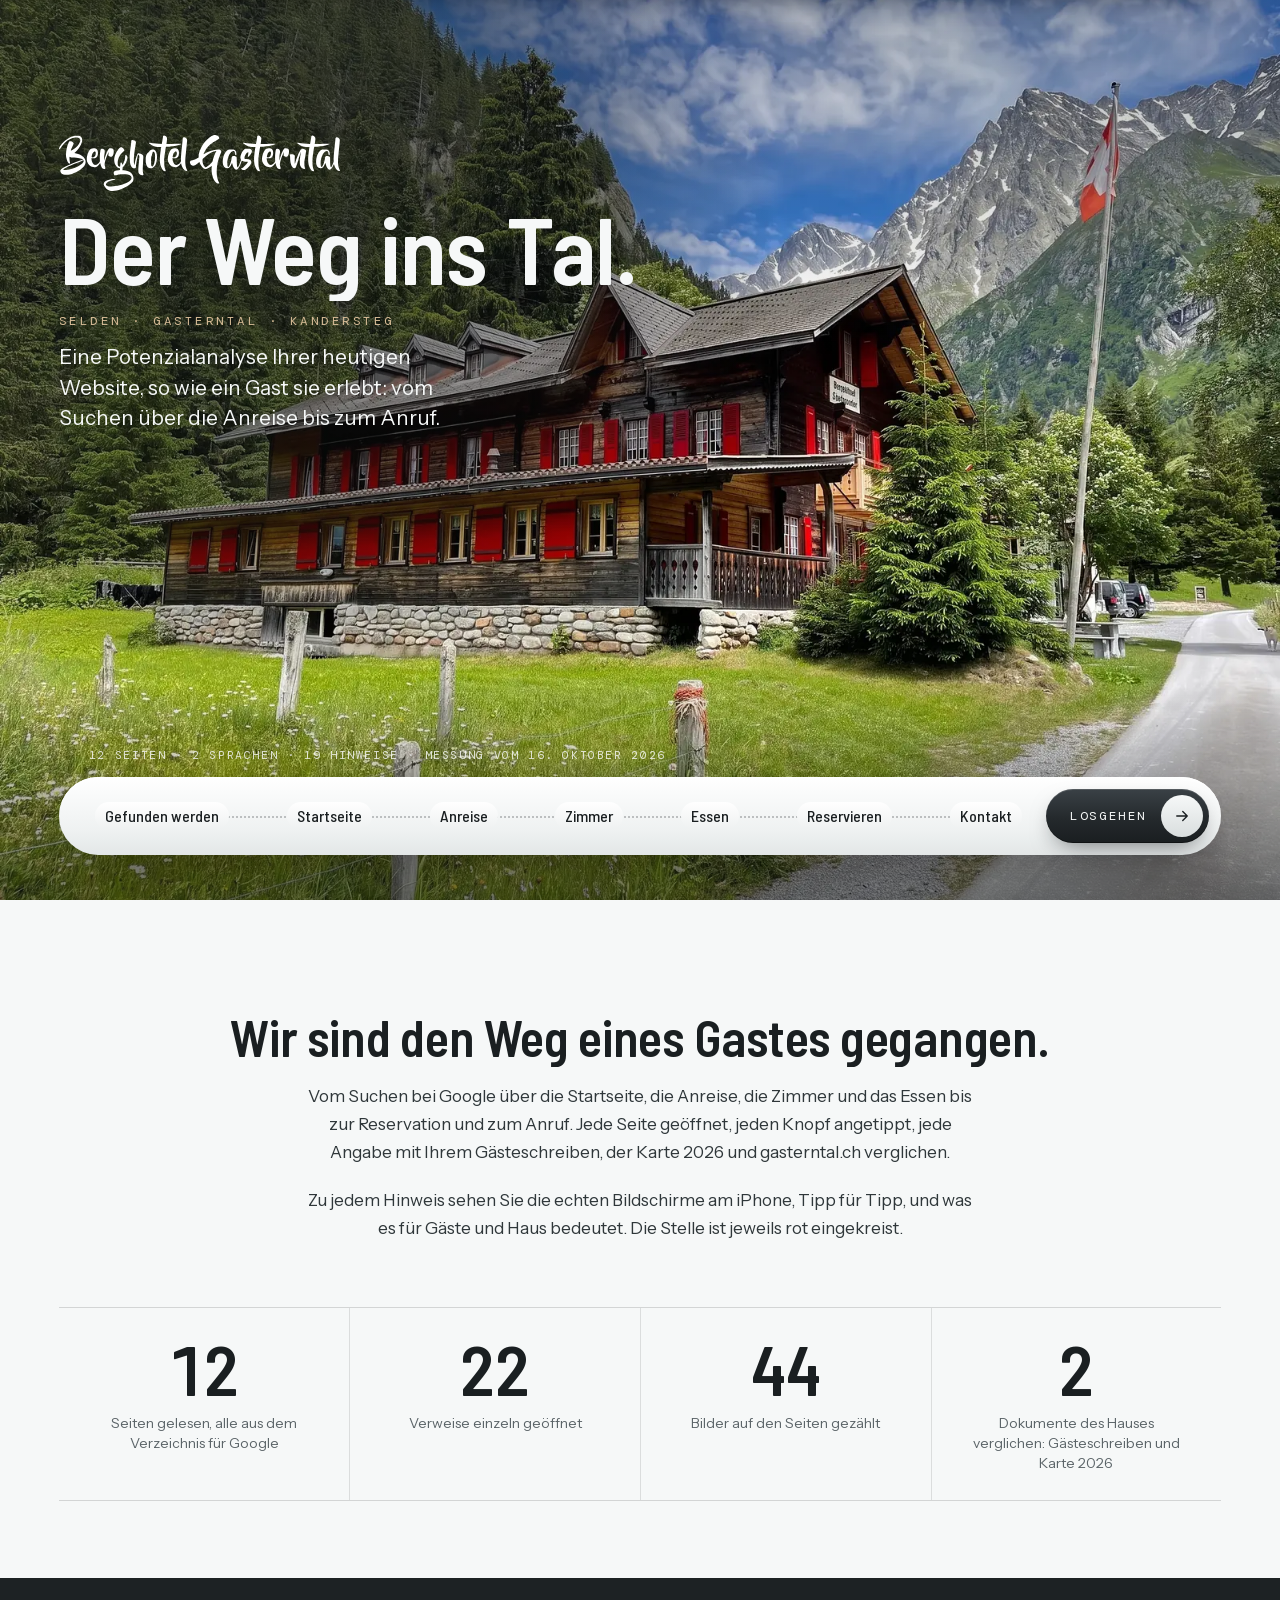
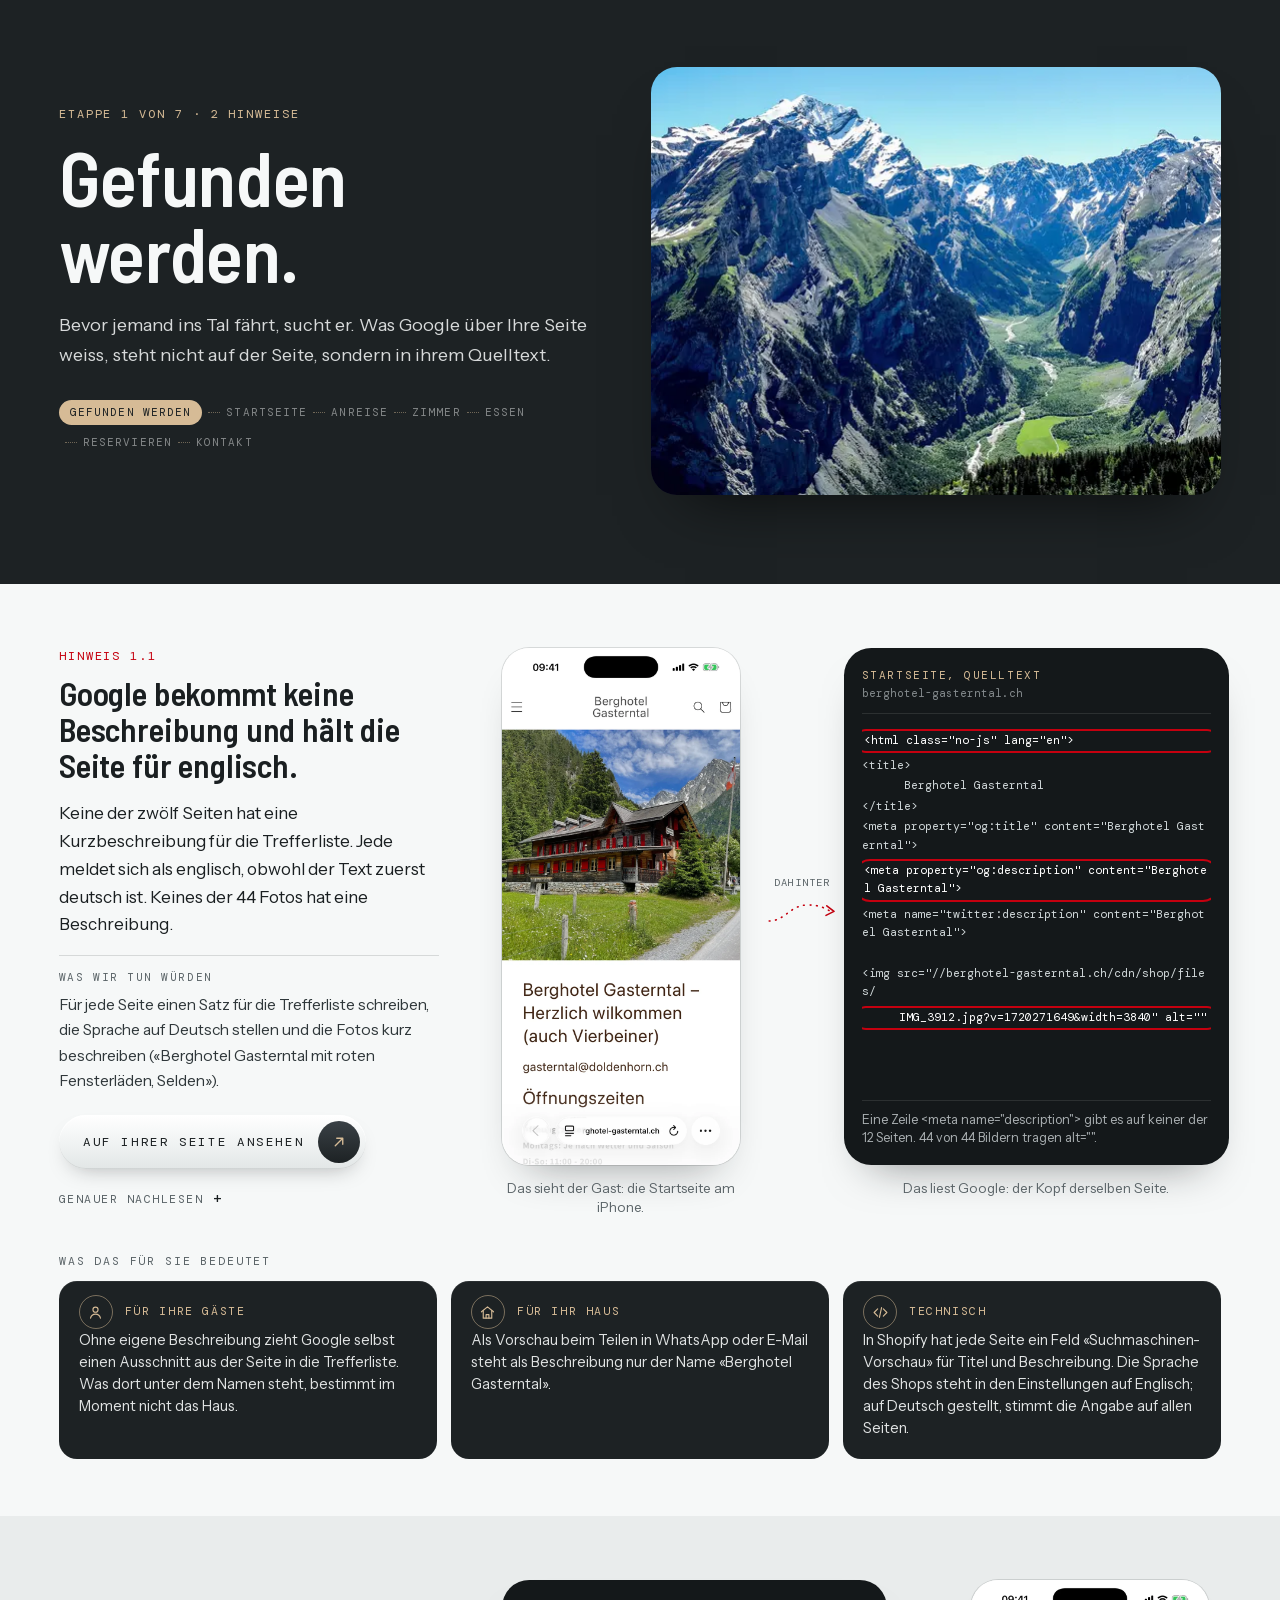
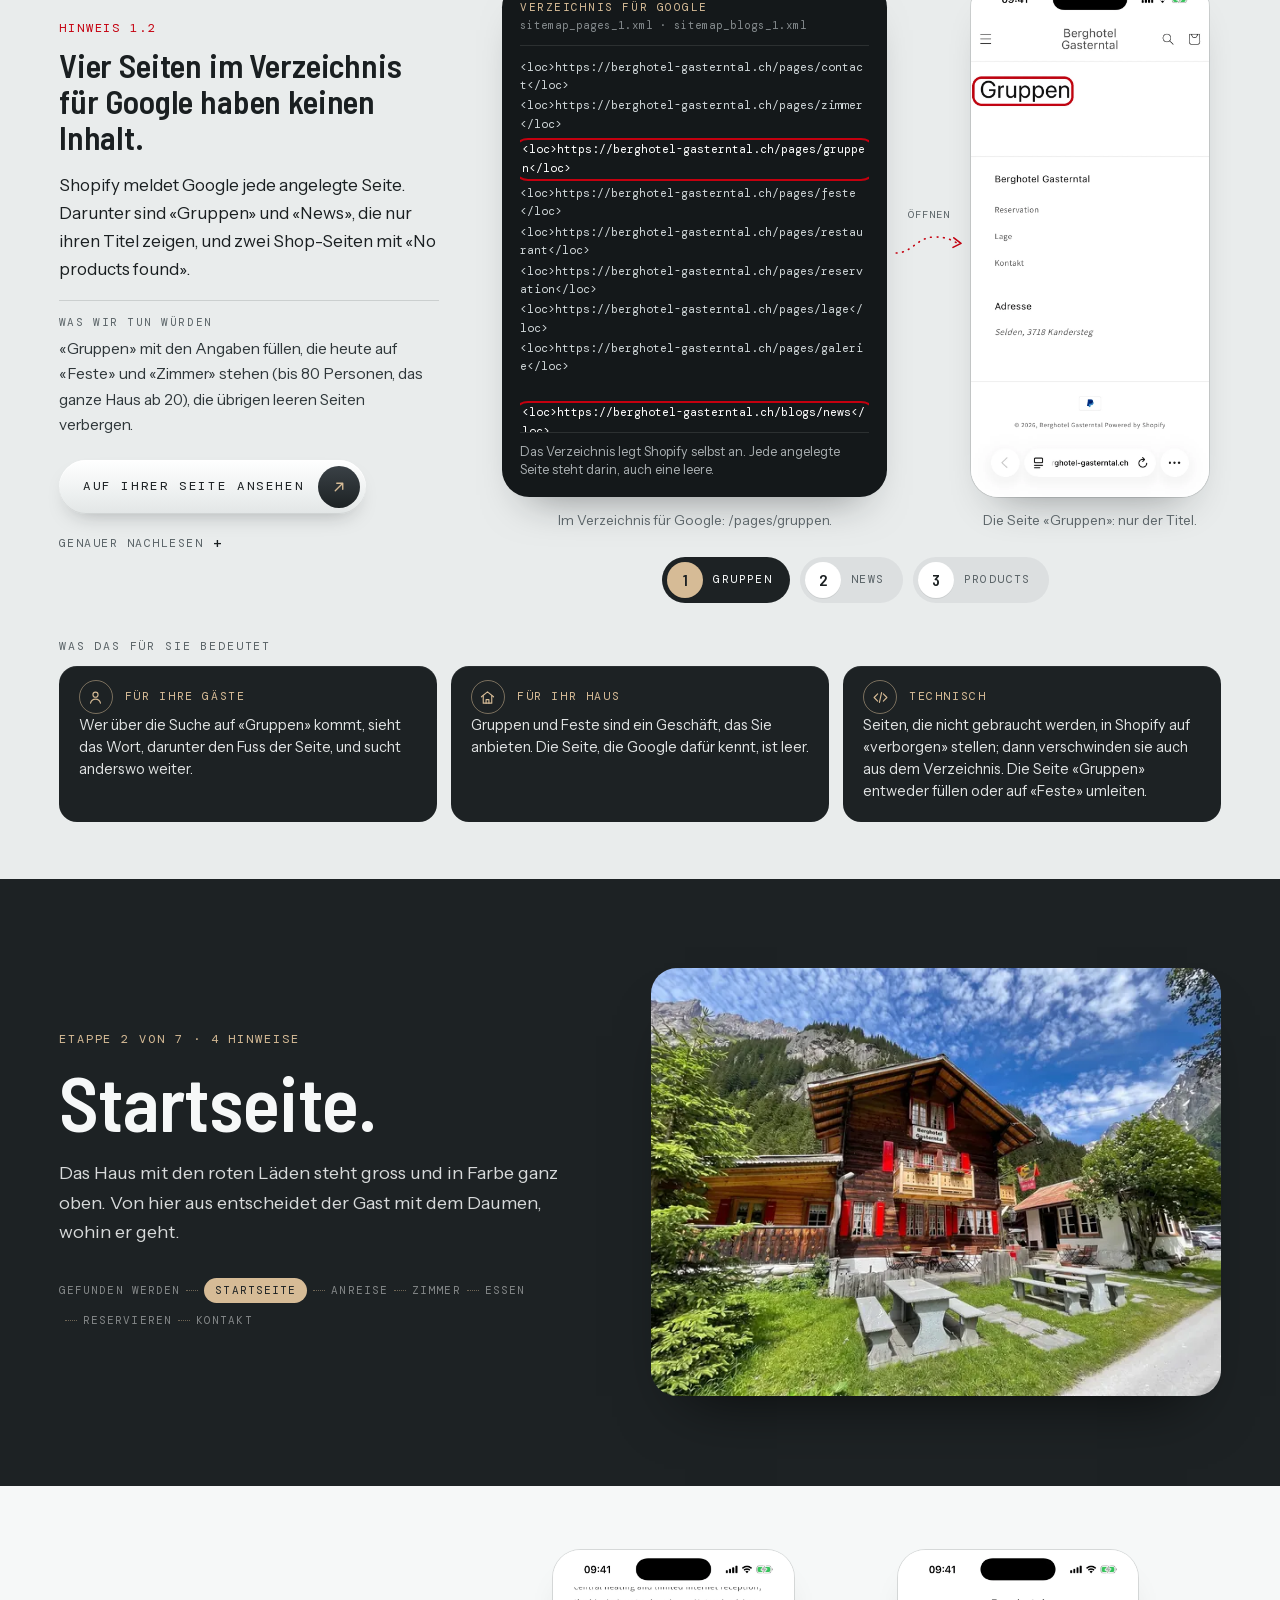
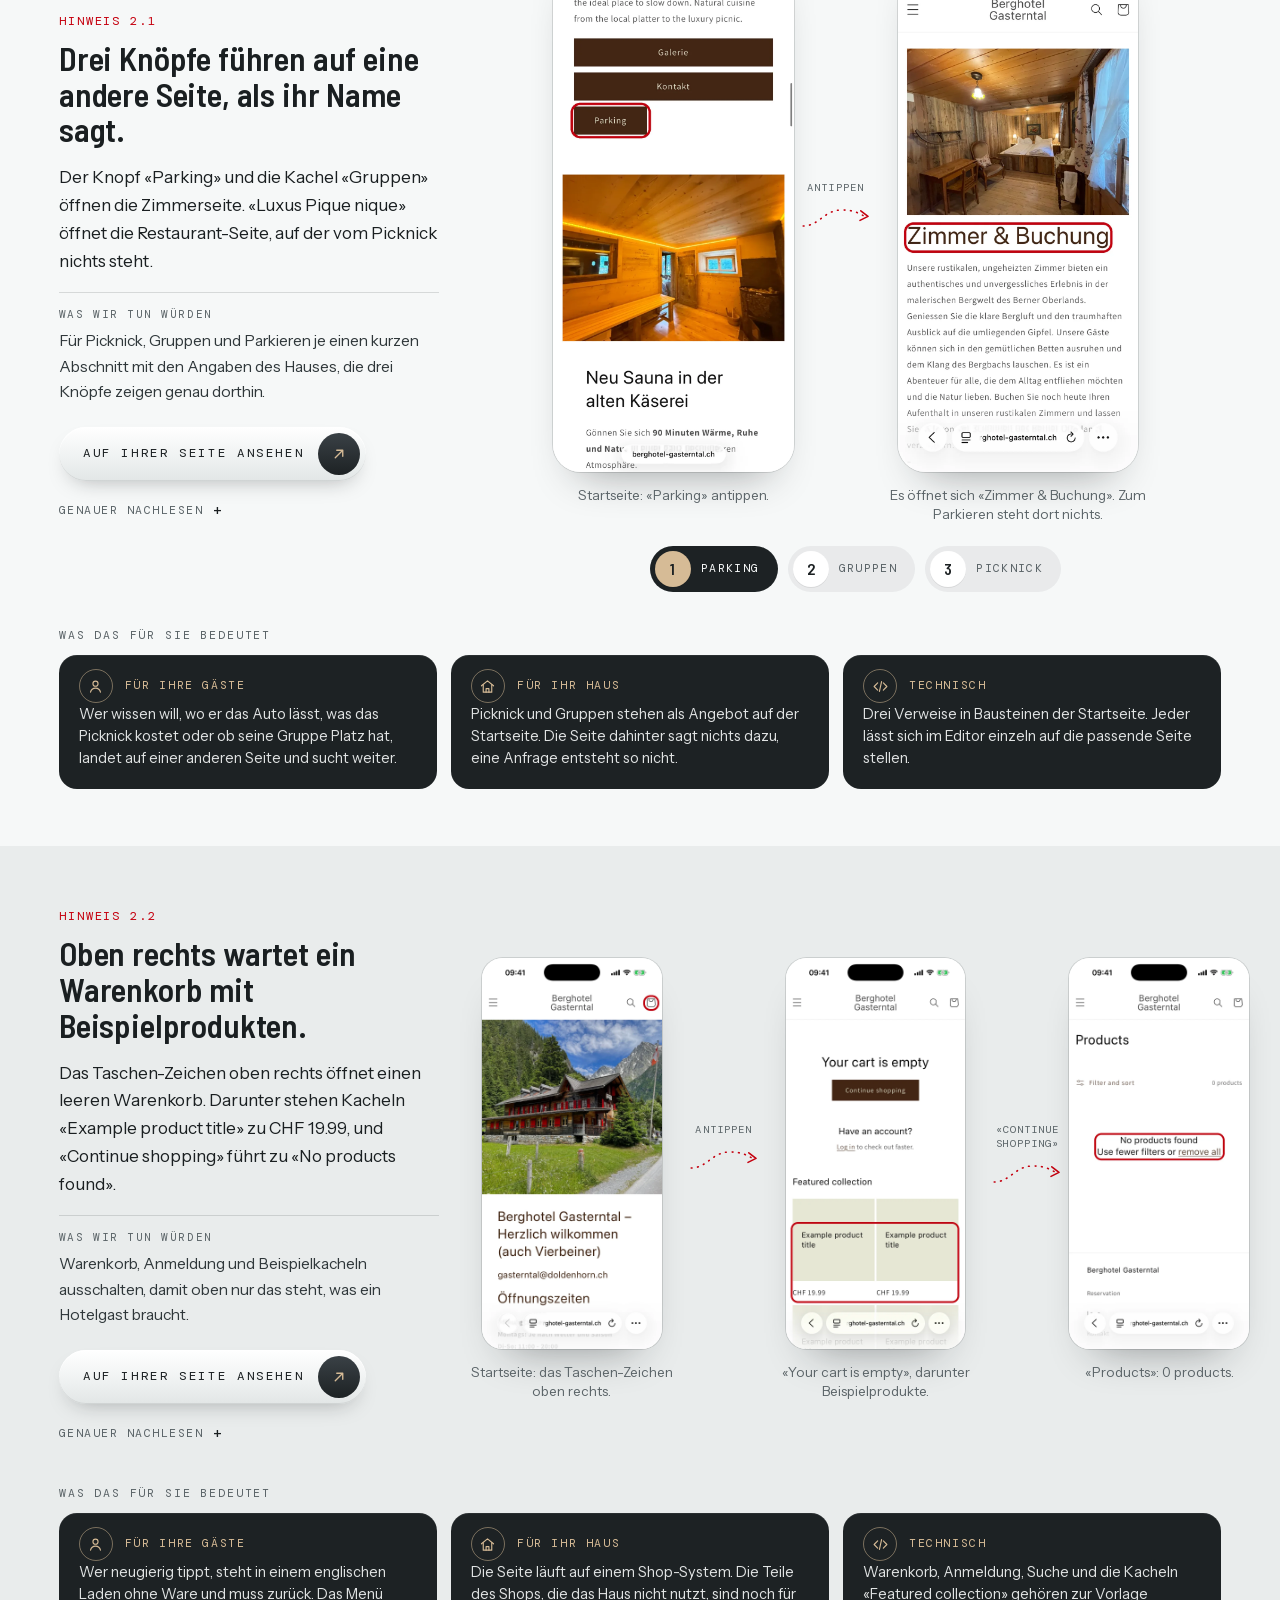
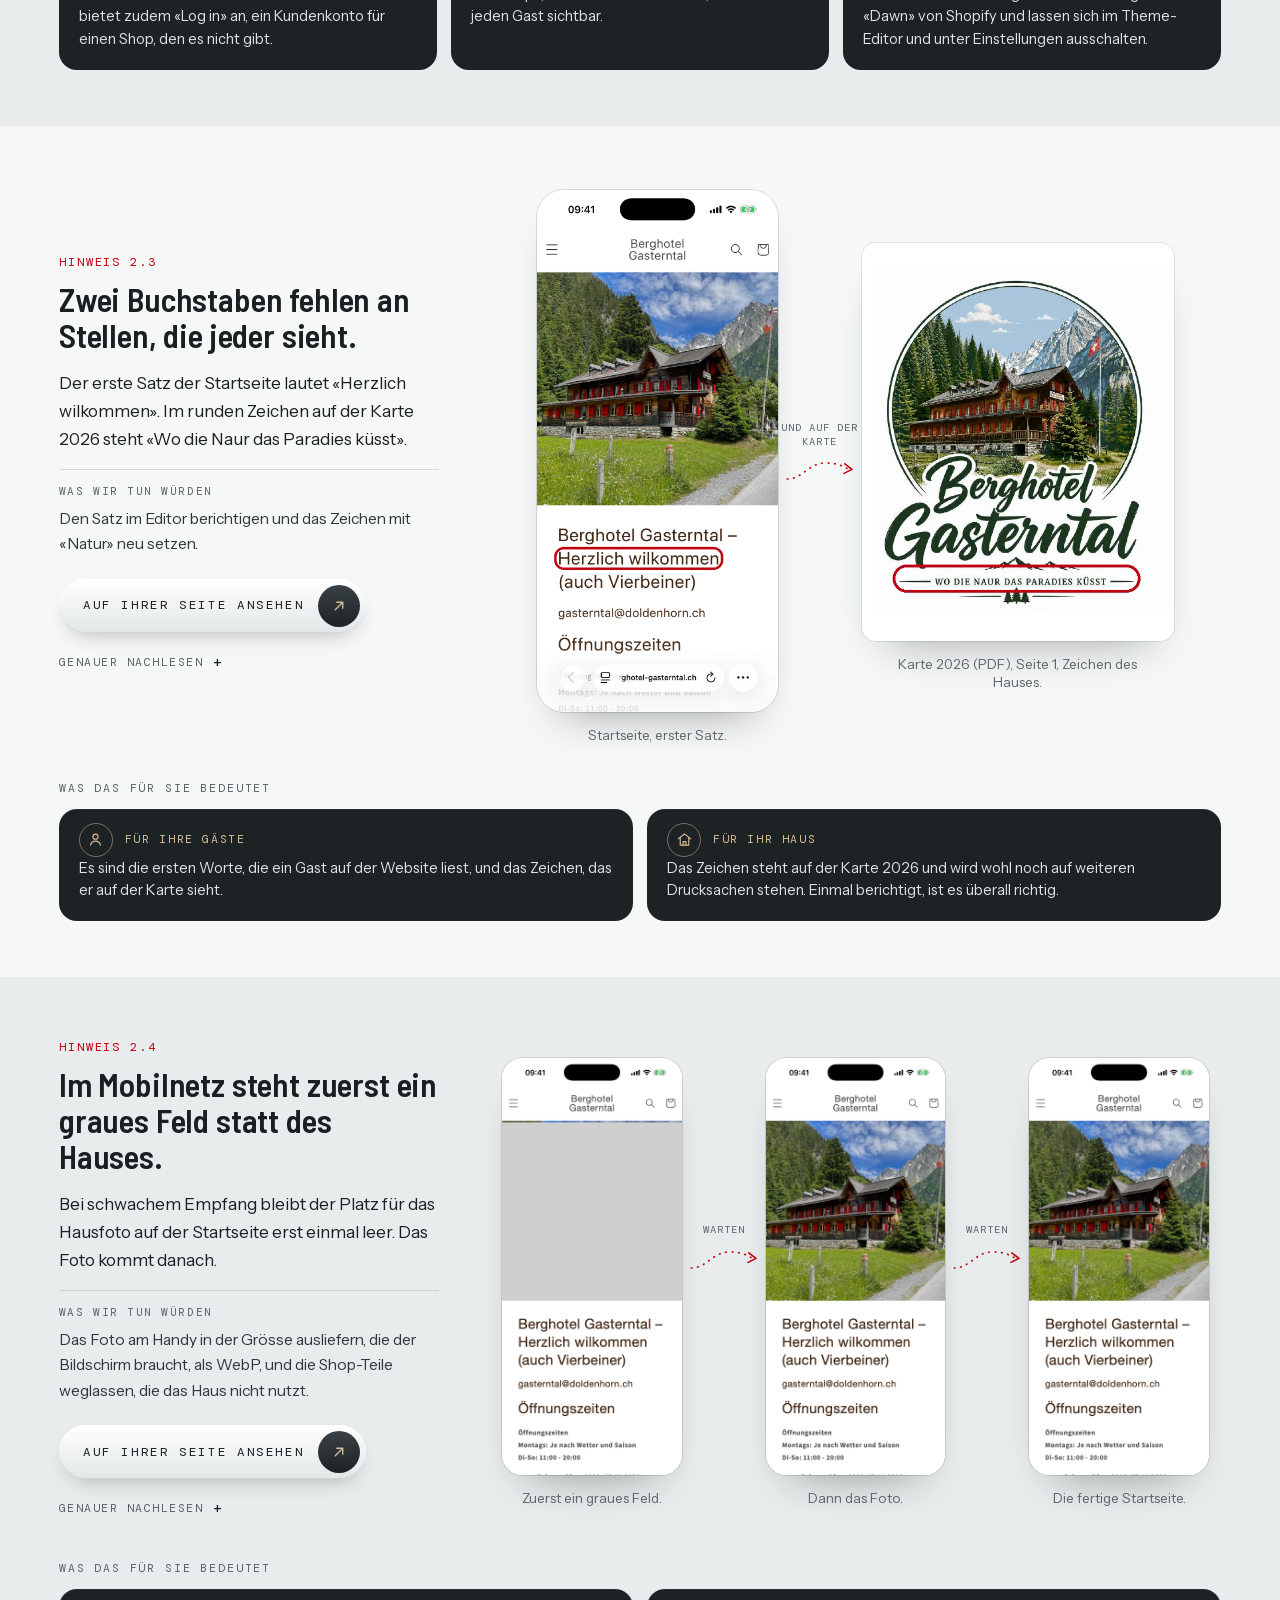
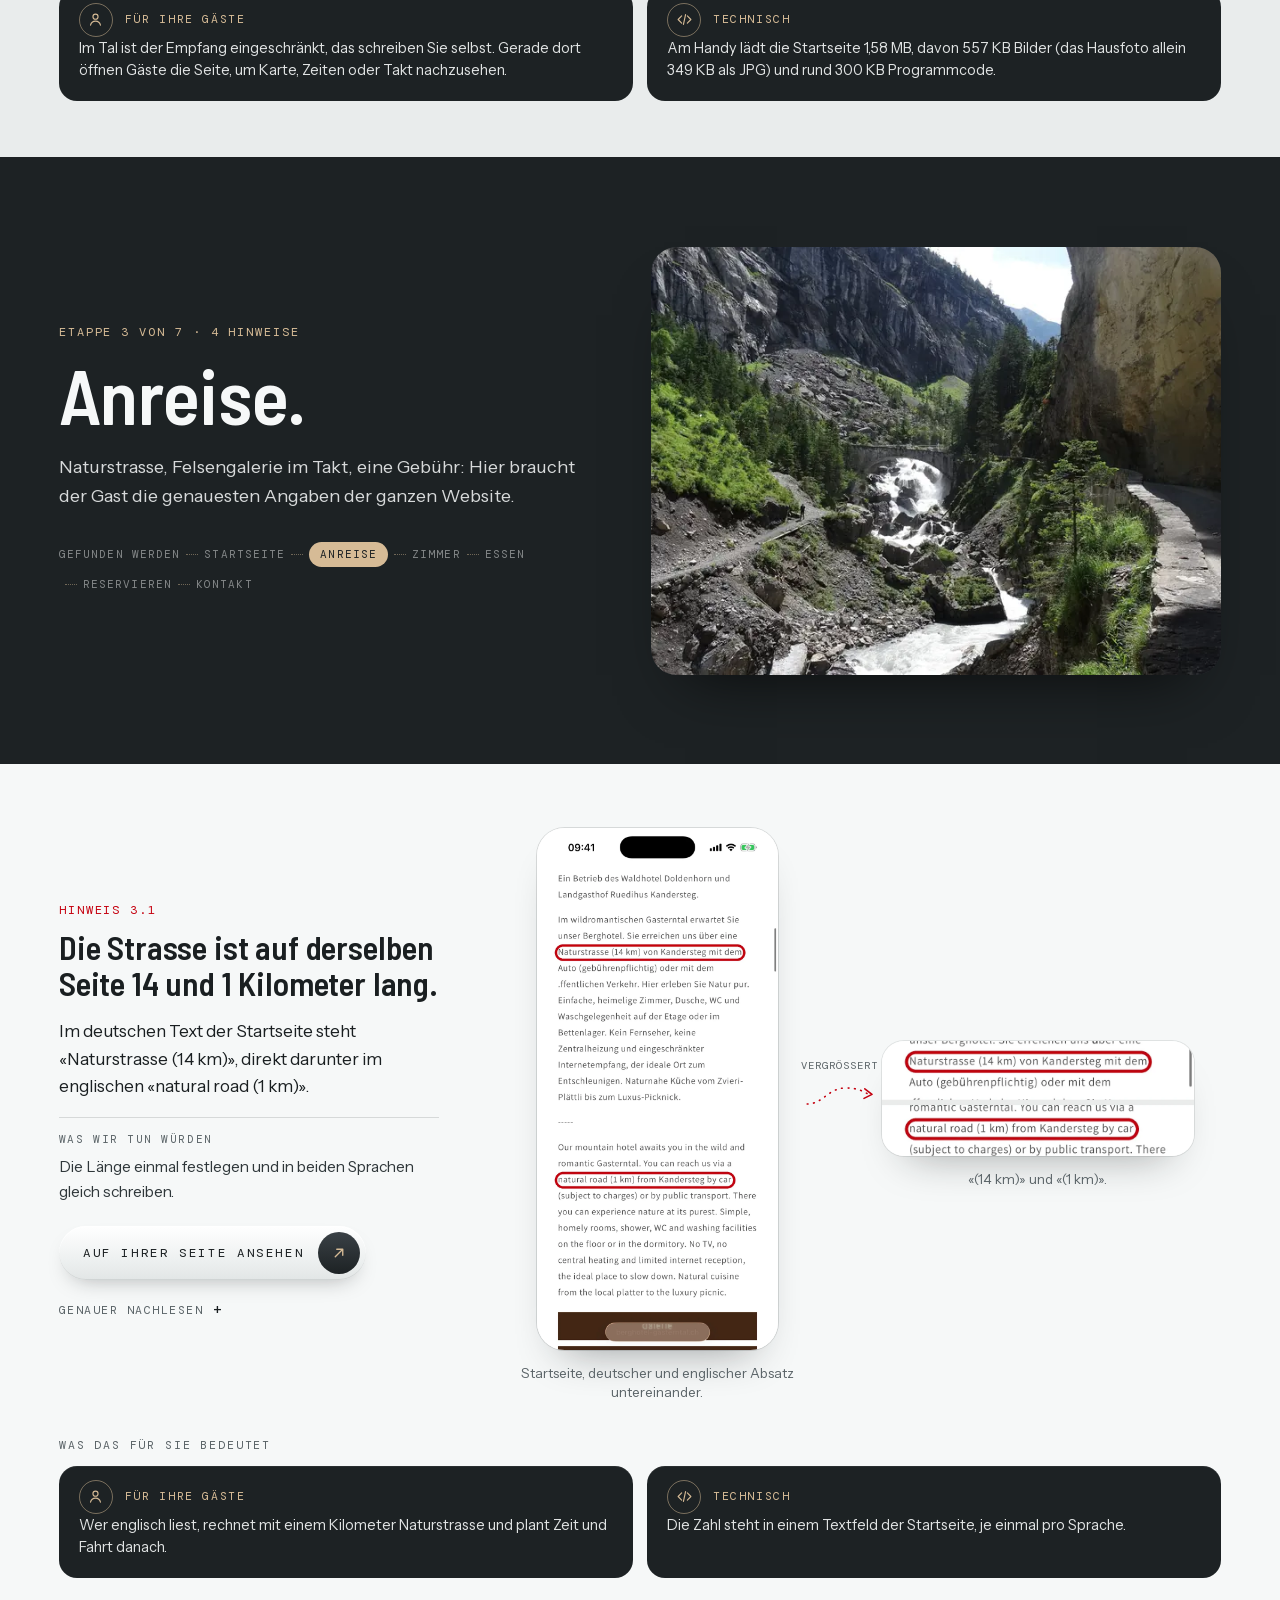
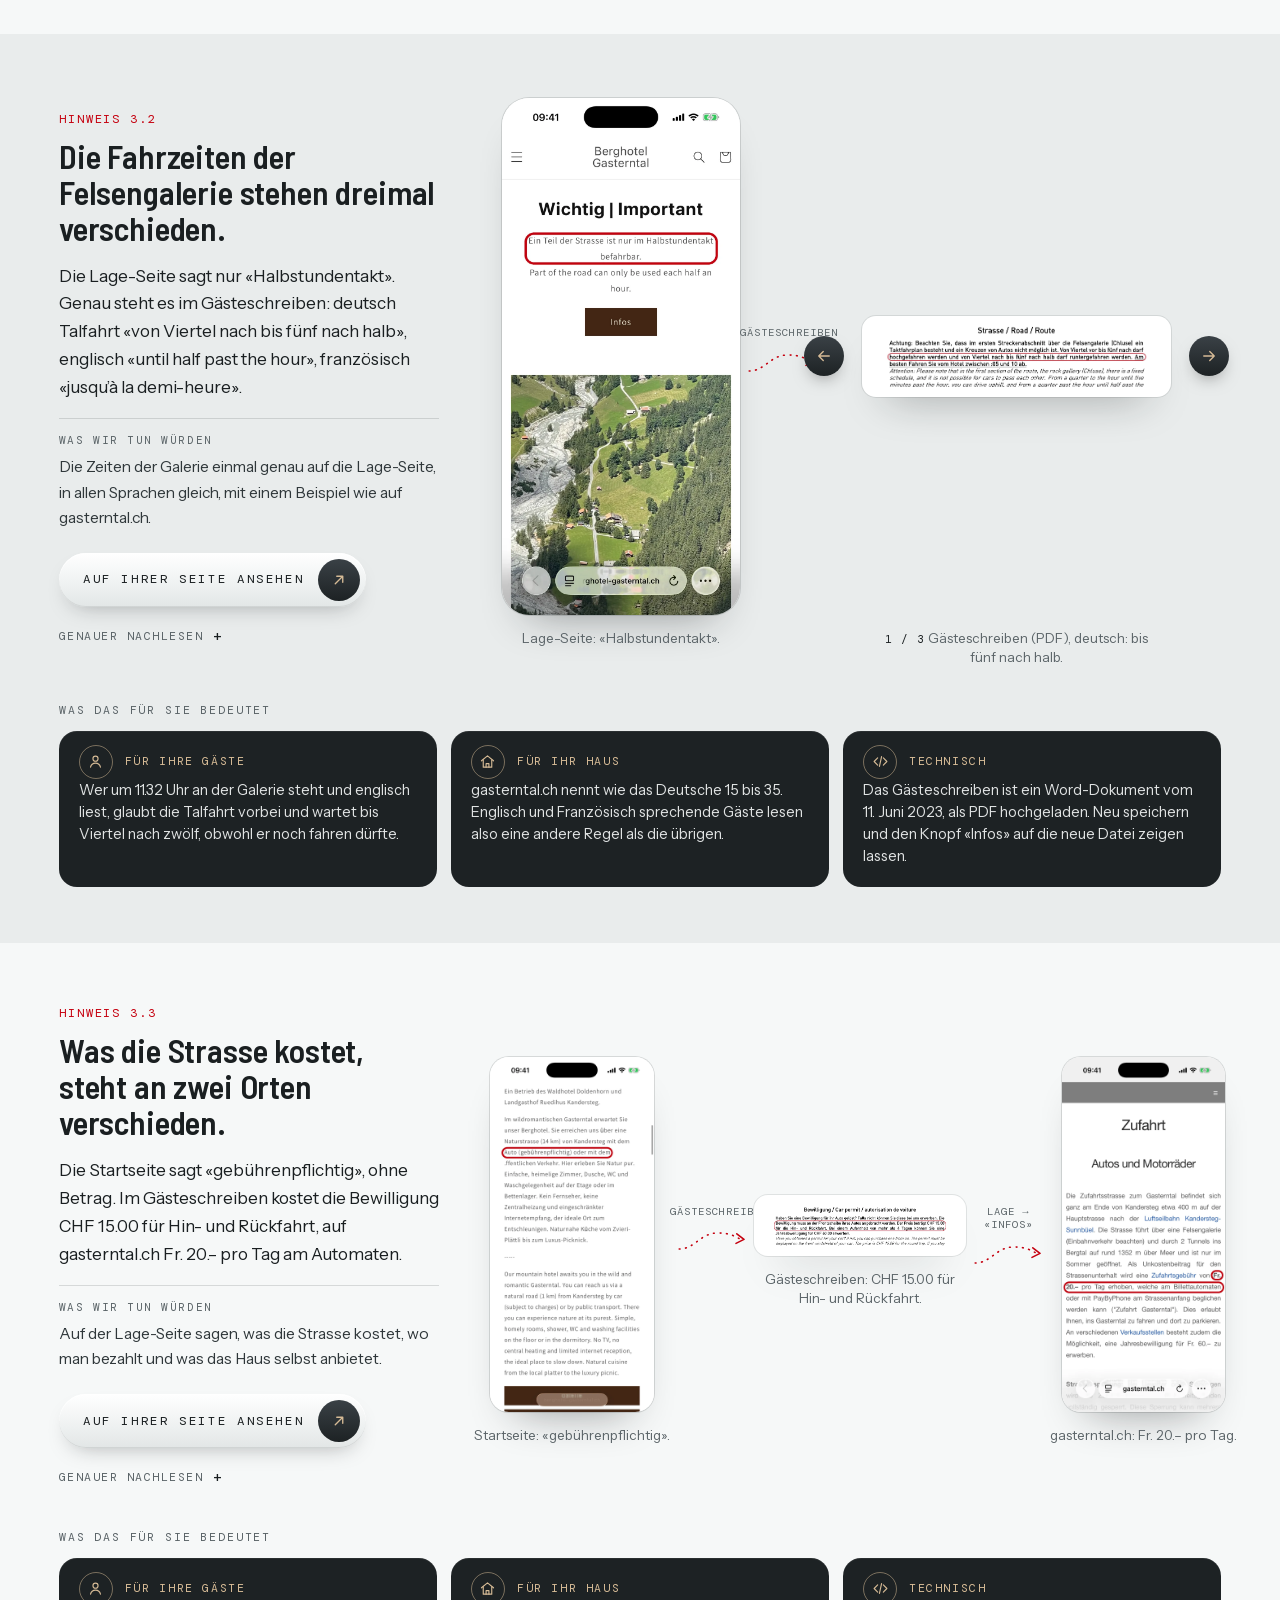
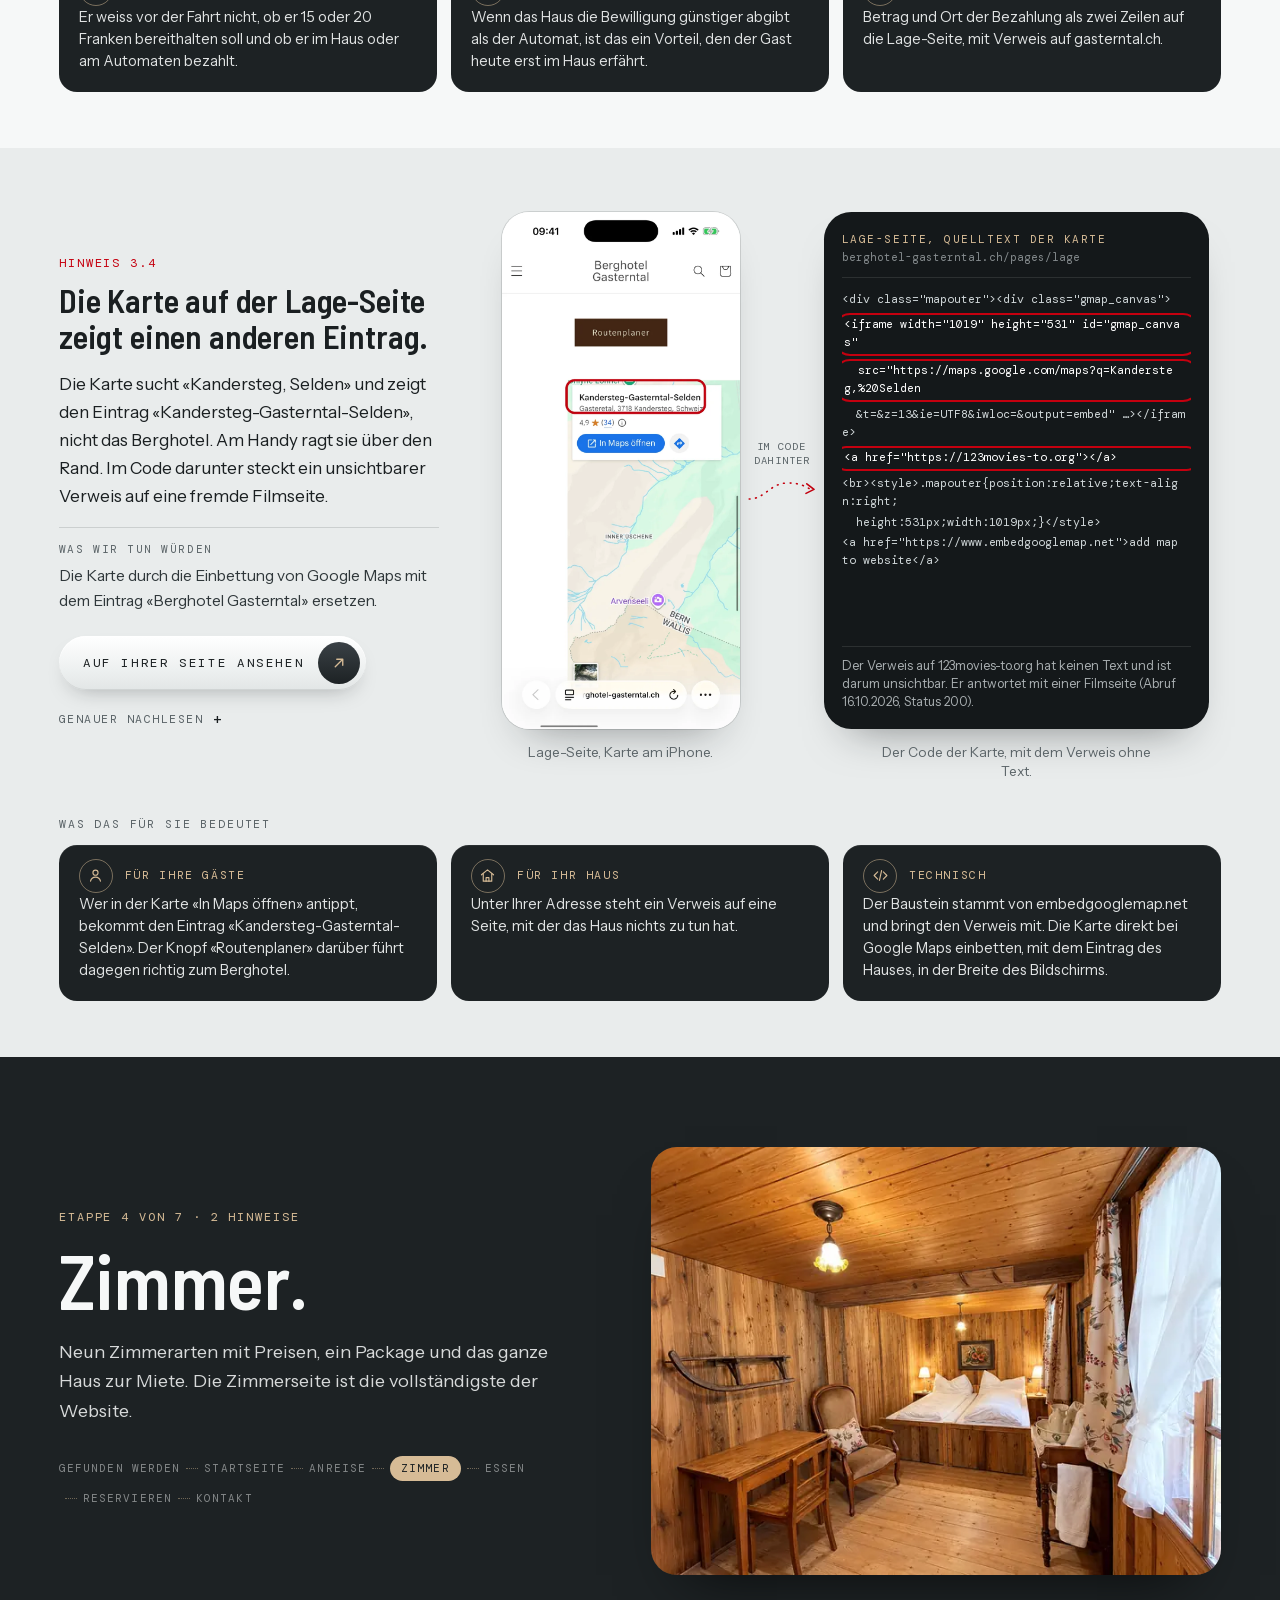
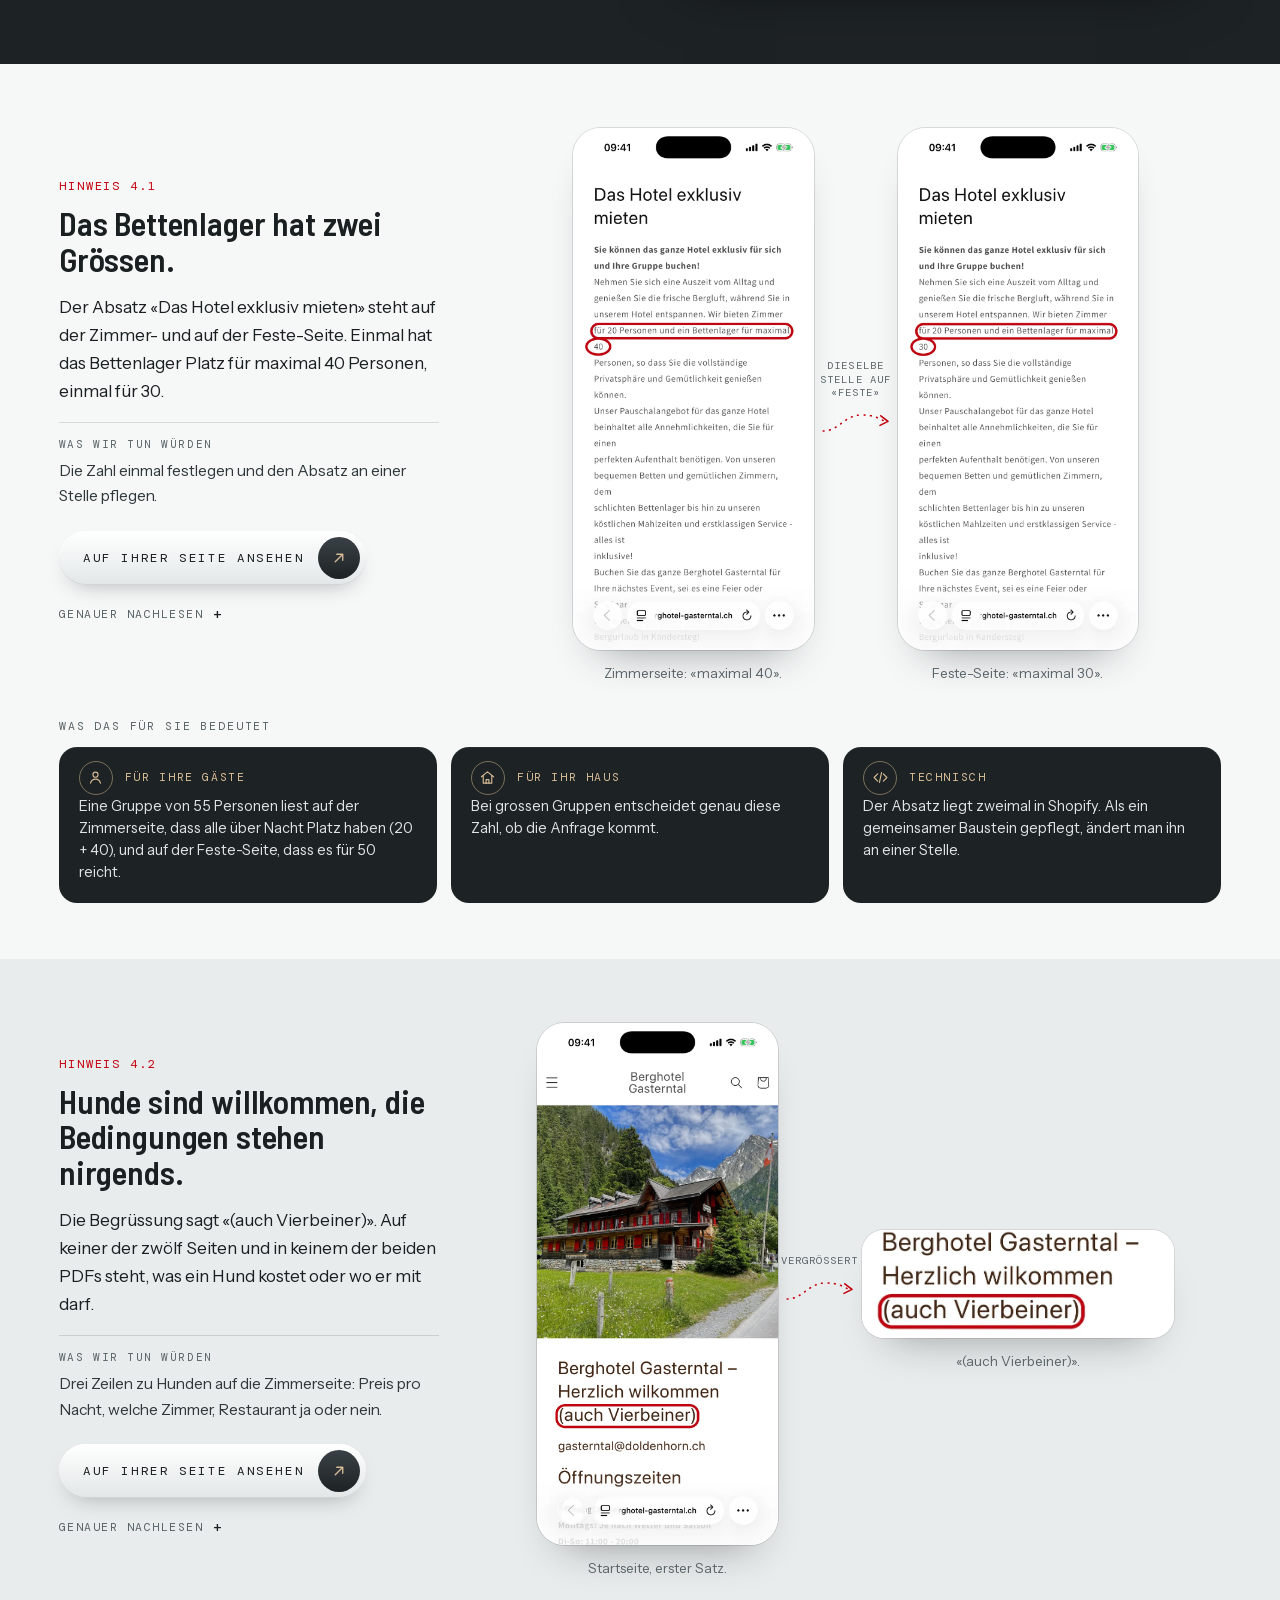
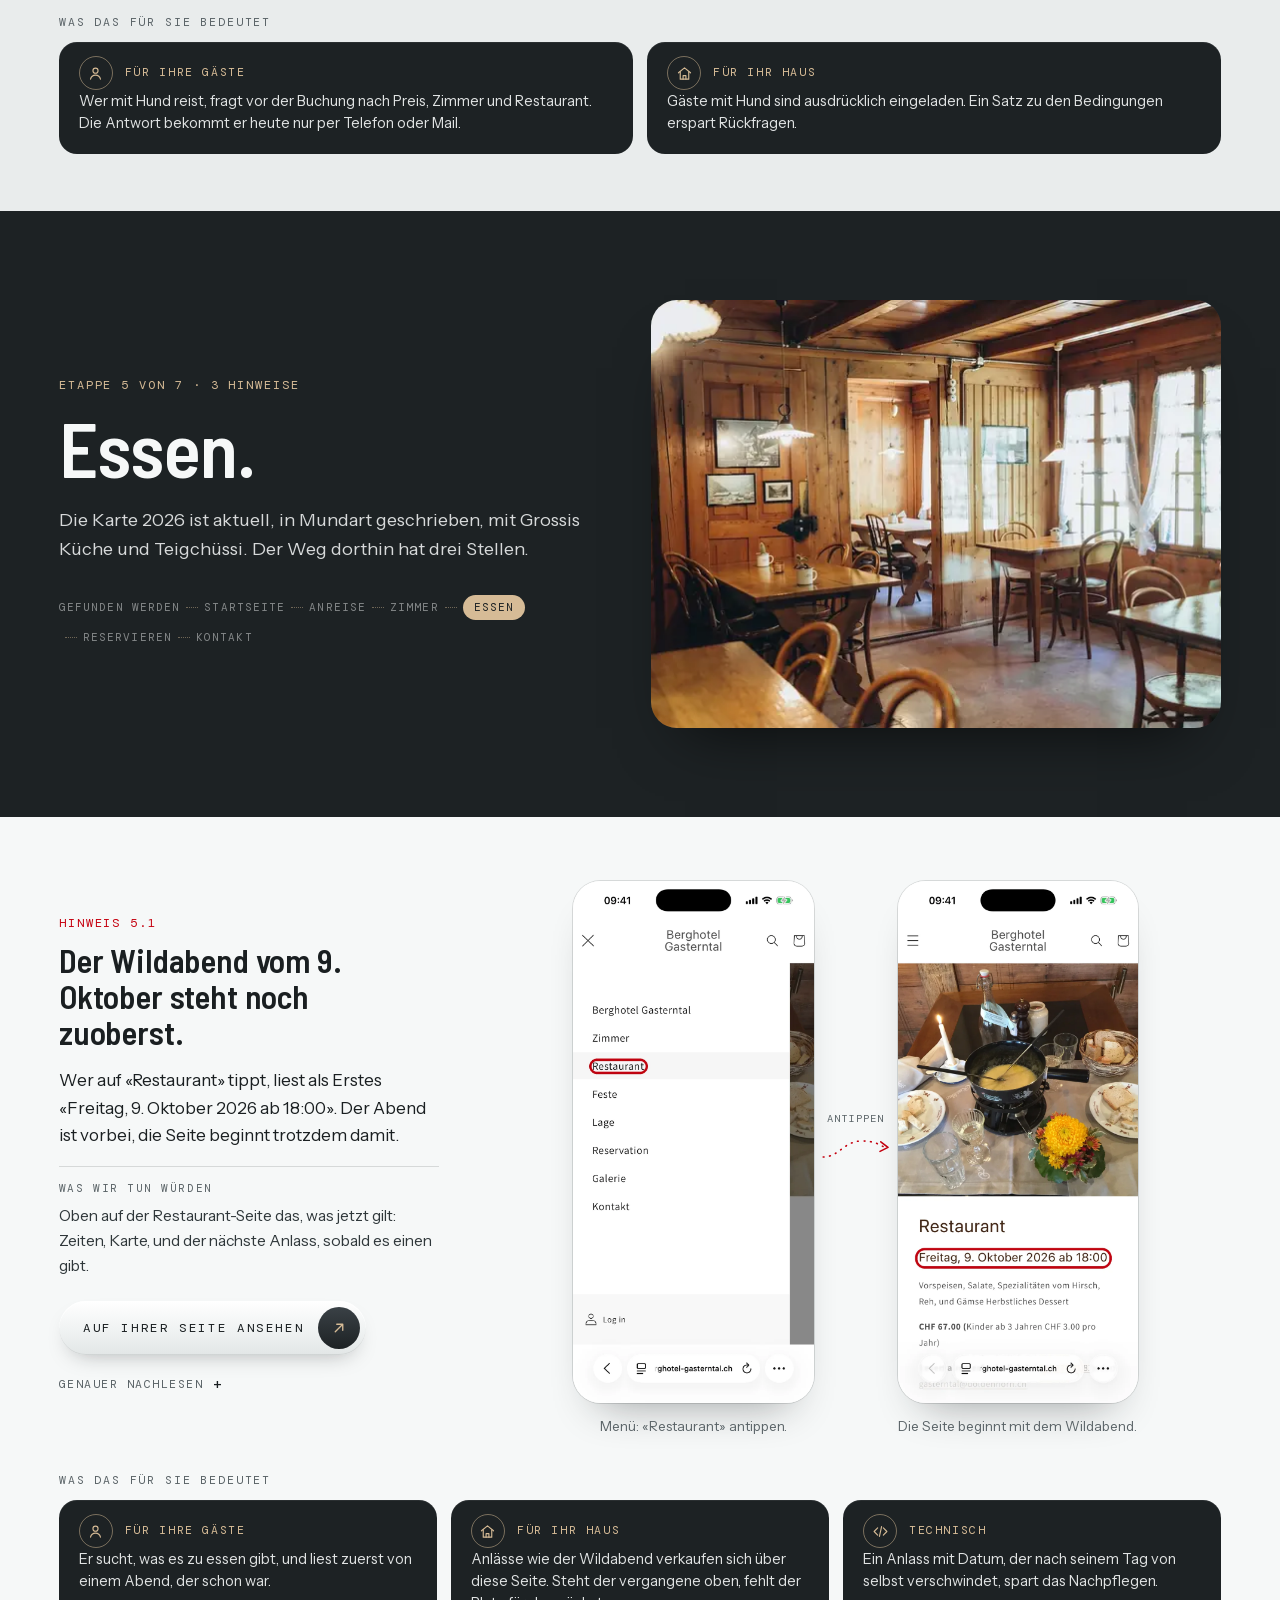
<file: index.html>
<!doctype html>
<html lang="de-CH">
<head>
<meta charset="utf-8">
<meta name="viewport" content="width=device-width, initial-scale=1, viewport-fit=cover">
<title>Berghotel Gasterntal · Website-Potenzialanalyse</title>
<meta name="description" content="Potenzialanalyse der heutigen Website des Berghotel Gasterntal in Selden: der Weg eines Gastes in sieben Etappen, mit echten Aufnahmen. Tasty Studios, 16. Oktober 2026.">
<meta name="robots" content="noindex, nofollow">
<meta name="theme-color" content="#1d2224">
<link rel="icon" href="assets/zeichen/icon.svg" type="image/svg+xml">
<link rel="preload" href="assets/fonts/barlowsemi-600.woff2" as="font" type="font/woff2" crossorigin>
<link rel="preload" href="assets/fonts/InstrumentSans-normal-400_600.woff2" as="font" type="font/woff2" crossorigin>
<link rel="preload" as="image" href="assets/bilder/haus-profil-hoch.webp" media="(max-width: 760px)">
<link rel="preload" as="image" href="assets/bilder/haus-profil-1600.webp" media="(min-width: 761px)">
<link rel="stylesheet" href="assets/seite.css?v=aa6e7f05db">
<link rel="stylesheet" href="assets/auftritte.css?v=1ad5f59082">
<script src="/besuch.js?v=3c4c57a56e" defer></script><script src="/verweil.js?v=5881fd455d" defer></script></head>
<body>
<a class="sprung" href="#finden">Zum Inhalt</a>
<nav class="weg" aria-label="Etappen">
 <a class="weg__marke" href="#oben" aria-label="Nach oben"><img src="assets/zeichen/schrift-d6bb96.svg" alt="Berghotel Gasterntal" width="170" height="34"></a>
 <ol class="weg__liste"><li><a href="#finden" data-et="0"><span>Gefunden werden</span></a></li><li><a href="#start" data-et="1"><span>Startseite</span></a></li><li><a href="#anreise" data-et="2"><span>Anreise</span></a></li><li><a href="#zimmer" data-et="3"><span>Zimmer</span></a></li><li><a href="#essen" data-et="4"><span>Essen</span></a></li><li><a href="#reservieren" data-et="5"><span>Reservieren</span></a></li><li><a href="#kontakt" data-et="6"><span>Kontakt</span></a></li></ol>
 <button class="weg__knopf" type="button" aria-expanded="false"><b>1 / 7</b><span>Gefunden werden</span></button>
 <i class="weg__bahn"><i class="weg__fill"></i></i>
</nav>
<header class="auftakt" id="oben">
 <picture class="auftakt__foto"><source media="(max-width: 760px)" srcset="assets/bilder/haus-profil-hoch.webp"><img src="assets/bilder/haus-profil-1600.webp" srcset="assets/bilder/haus-profil-1100.webp 1100w, assets/bilder/haus-profil-1600.webp 1600w" sizes="100vw" alt="Das Berghotel Gasterntal in Selden, Holzhaus mit roten Fensterläden" fetchpriority="high"></picture>
 <div class="auftakt__in">
  <img class="auftakt__schrift" src="assets/zeichen/schrift-ffffff.svg" alt="Berghotel Gasterntal" width="420" height="83">
  <h1 class="zl">Der Weg ins Tal.</h1>
  <p class="auftakt__ort">Selden · Gasterntal · Kandersteg</p>
  <p class="auftakt__satz">Eine Potenzialanalyse Ihrer heutigen Website, so wie ein Gast sie erlebt: vom Suchen über die Anreise bis zum Anruf.</p>
 </div>
 <div class="auftakt__unten">
 <p class="auftakt__zahlen">12 Seiten · 2 Sprachen · 19 Hinweise · Messung vom 16. Oktober 2026</p>
 <div class="platte">
  <div class="platte__w"><a href="#finden"><span>Gefunden werden</span></a><a href="#start"><span>Startseite</span></a><a href="#anreise"><span>Anreise</span></a><a href="#zimmer"><span>Zimmer</span></a><a href="#essen"><span>Essen</span></a><a href="#reservieren"><span>Reservieren</span></a><a href="#kontakt"><span>Kontakt</span></a></div>
  <a class="kn kn--dunkel platte__k" href="#finden"><span>Losgehen</span><i><svg viewBox="0 0 24 24" aria-hidden="true"><path d="M5 12h14M13 6l6 6-6 6" fill="none" stroke="currentColor" stroke-width="1.8" stroke-linecap="round" stroke-linejoin="round"/></svg></i></a>
 </div>
 </div>
</header>
<section class="ein">
 <div class="ein__in">
  <h2 class="zl ">Wir sind den Weg eines Gastes gegangen.</h2>
  <p>Vom Suchen bei Google über die Startseite, die Anreise, die Zimmer und das Essen bis zur Reservation und zum Anruf. Jede Seite geöffnet, jeden Knopf angetippt, jede Angabe mit Ihrem Gästeschreiben, der Karte 2026 und gasterntal.ch verglichen.</p>
  <p>Zu jedem Hinweis sehen Sie die echten Bildschirme am iPhone, Tipp für Tipp, und was es für Gäste und Haus bedeutet. Die Stelle ist jeweils rot eingekreist.</p>
 </div>
 <div class="zahlen">
  <div data-z><b data-zahl="12">12</b><span>Seiten gelesen, alle aus dem Verzeichnis für Google</span></div>
  <div data-z><b data-zahl="22">22</b><span>Verweise einzeln geöffnet</span></div>
  <div data-z><b data-zahl="44">44</b><span>Bilder auf den Seiten gezählt</span></div>
  <div data-z><b data-zahl="2">2</b><span>Dokumente des Hauses verglichen: Gästeschreiben und Karte 2026</span></div>
 </div>
</section>
<main>
<section class="et" id="finden" data-et="0">
 <header class="et__kopf">
  <div class="et__text">
   <p class="et__nr">Etappe 1 von 7 · 2 Hinweise</p>
   <h2 class="zl ">Gefunden werden.</h2>
   <p class="et__satz">Bevor jemand ins Tal fährt, sucht er. Was Google über Ihre Seite weiss, steht nicht auf der Seite, sondern in ihrem Quelltext.</p>
   <ol class="wk"><li class="ist"><a href="#finden">Gefunden werden</a></li><li class=""><a href="#start">Startseite</a></li><li class=""><a href="#anreise">Anreise</a></li><li class=""><a href="#zimmer">Zimmer</a></li><li class=""><a href="#essen">Essen</a></li><li class=""><a href="#reservieren">Reservieren</a></li><li class=""><a href="#kontakt">Kontakt</a></li></ol>
  </div>
  <div class="et__bild rahmen" data-z><img class="zoom" src="assets/bilder/t-luft-1100.webp" srcset="assets/bilder/t-luft-640.webp 640w, assets/bilder/t-luft-1100.webp 1100w, assets/bilder/t-luft-1920.webp 1920w" sizes="(max-width: 900px) 100vw, 50vw" alt="Das Gasterntal von oben, links das Doldenhorn" loading="lazy" decoding="async"></div>
 </header>
 <article class="hw" id="h1-1">
 <div class="hw__in">
  <div class="hw__text">
   <p class="hw__nr">Hinweis 1.1</p>
   <h3 class="zl ">Google bekommt keine Beschreibung und hält die Seite für englisch.</h3>
   <p class="hw__kurz">Keine der zwölf Seiten hat eine Kurzbeschreibung für die Trefferliste. Jede meldet sich als englisch, obwohl der Text zuerst deutsch ist. Keines der 44 Fotos hat eine Beschreibung.</p>
   <p class="hw__tun"><b>Was wir tun würden</b>Für jede Seite einen Satz für die Trefferliste schreiben, die Sprache auf Deutsch stellen und die Fotos kurz beschreiben («Berghotel Gasterntal mit roten Fensterläden, Selden»).</p>
   <div class="hw__knoepfe"><a class="kn kn--hell" href="https://berghotel-gasterntal.ch/" target="_blank" rel="noopener"><span>Auf Ihrer Seite ansehen</span><i><svg viewBox="0 0 24 24" aria-hidden="true"><path d="M7 17 17 7M9 7h8v8" fill="none" stroke="currentColor" stroke-width="1.8" stroke-linecap="round" stroke-linejoin="round"/></svg></i></a><details class="gn"><summary>Genauer nachlesen</summary><div class="gn__in"><p class="gn__weg"><b>Selbst nachsehen</b>Startseite öffnen und am Rechner mit der rechten Maustaste «Seitenquelltext anzeigen».</p><p>Gemessen auf allen 12 Adressen der Sitemap: 0 von 12 Seiten mit &lt;meta name="description"&gt;, 12 von 12 mit lang="en", 44 von 44 Bildern mit leerem alt. Die Startseite hat eine H1 («Berghotel Gasterntal»), auf 6 der 12 Seiten (Kontakt, Zimmer, Feste, Restaurant, Lage, Galerie) fehlt sie.</p><p>Die Vorschau für soziale Netze (og:description, twitter:description) wiederholt auf der Startseite den Namen.</p></div></details></div>
  </div>
  <div class="hw__folge"><div class="fl"><div class="fl__v ist" style="--u:2.62;--k:1"><figure class="sch sch--schirm" data-z><div class="schirm"><img src="assets/schirme/start-oben-ohne.webp" width="804" height="1748" alt="Das sieht der Gast: die Startseite am iPhone." loading="lazy" decoding="async"></div><figcaption>Das sieht der Gast: die Startseite am iPhone.</figcaption></figure><div class="wt" aria-hidden="true"><span>dahinter</span><svg viewBox="0 0 90 40"><path d="M4 30C24 30 30 10 52 10S76 18 84 18" fill="none" stroke="currentColor" stroke-width="2" stroke-linecap="round" stroke-dasharray="1 7"/><path d="M76 11l9 7-10 5" fill="none" stroke="currentColor" stroke-width="2" stroke-linecap="round" stroke-linejoin="round"/></svg></div><figure class="sch sch--code" data-z><div class="code"><div class="code__kopf"><b>Startseite, Quelltext</b><span>berghotel-gasterntal.ch</span></div><pre><span class="cz cz--rot">&lt;html class=&quot;no-js&quot; lang=&quot;en&quot;&gt;</span><span class="cz">&lt;title&gt;</span><span class="cz">      Berghotel Gasterntal</span><span class="cz">&lt;/title&gt;</span><span class="cz">&lt;meta property=&quot;og:title&quot; content=&quot;Berghotel Gasterntal&quot;&gt;</span><span class="cz cz--rot">&lt;meta property=&quot;og:description&quot; content=&quot;Berghotel Gasterntal&quot;&gt;</span><span class="cz">&lt;meta name=&quot;twitter:description&quot; content=&quot;Berghotel Gasterntal&quot;&gt;</span><span class="cz">&nbsp;</span><span class="cz">&lt;img src=&quot;//berghotel-gasterntal.ch/cdn/shop/files/</span><span class="cz cz--rot">     IMG_3912.jpg?v=1720271649&amp;width=3840&quot; alt=&quot;&quot;</span></pre><p class="code__notiz">Eine Zeile &lt;meta name=&quot;description&quot;&gt; gibt es auf keiner der 12 Seiten. 44 von 44 Bildern tragen alt=&quot;&quot;.</p></div><figcaption>Das liest Google: der Kopf derselben Seite.</figcaption></figure></div></div></div>
 </div>
 <div class="bed"><p class="bed__t">Was das für Sie bedeutet</p><div class="bed__r bed__r--3"><div class="bk" data-z><i><svg viewBox="0 0 24 24"><circle cx="12" cy="8" r="3.6"/><path d="M5 20c.8-3.8 3.6-5.8 7-5.8s6.2 2 7 5.8"/></svg></i><h4>Für Ihre Gäste</h4><p>Ohne eigene Beschreibung zieht Google selbst einen Ausschnitt aus der Seite in die Trefferliste. Was dort unter dem Namen steht, bestimmt im Moment nicht das Haus.</p></div><div class="bk" data-z><i><svg viewBox="0 0 24 24"><path d="M3.5 11 12 4l8.5 7"/><path d="M6 9.5V20h12V9.5"/><path d="M10 20v-5h4v5"/></svg></i><h4>Für Ihr Haus</h4><p>Als Vorschau beim Teilen in WhatsApp oder E-Mail steht als Beschreibung nur der Name «Berghotel Gasterntal».</p></div><div class="bk" data-z><i><svg viewBox="0 0 24 24"><path d="M8 7 3 12l5 5M16 7l5 5-5 5M13.5 5l-3 14"/></svg></i><h4>Technisch</h4><p>In Shopify hat jede Seite ein Feld «Suchmaschinen-Vorschau» für Titel und Beschreibung. Die Sprache des Shops steht in den Einstellungen auf Englisch; auf Deutsch gestellt, stimmt die Angabe auf allen Seiten.</p></div></div></div>
</article><article class="hw hw--b" id="h1-2">
 <div class="hw__in">
  <div class="hw__text">
   <p class="hw__nr">Hinweis 1.2</p>
   <h3 class="zl ">Vier Seiten im Verzeichnis für Google haben keinen Inhalt.</h3>
   <p class="hw__kurz">Shopify meldet Google jede angelegte Seite. Darunter sind «Gruppen» und «News», die nur ihren Titel zeigen, und zwei Shop-Seiten mit «No products found».</p>
   <p class="hw__tun"><b>Was wir tun würden</b>«Gruppen» mit den Angaben füllen, die heute auf «Feste» und «Zimmer» stehen (bis 80 Personen, das ganze Haus ab 20), die übrigen leeren Seiten verbergen.</p>
   <div class="hw__knoepfe"><a class="kn kn--hell" href="https://berghotel-gasterntal.ch/pages/gruppen" target="_blank" rel="noopener"><span>Auf Ihrer Seite ansehen</span><i><svg viewBox="0 0 24 24" aria-hidden="true"><path d="M7 17 17 7M9 7h8v8" fill="none" stroke="currentColor" stroke-width="1.8" stroke-linecap="round" stroke-linejoin="round"/></svg></i></a><details class="gn"><summary>Genauer nachlesen</summary><div class="gn__in"><p class="gn__weg"><b>Selbst nachsehen</b>Die Seite «Gruppen» direkt öffnen.</p><p>Verzeichnis (sitemap.xml) vom 16.10.2026: 8 Seiten, 1 Blog, 1 Sammlung, dazu agents.md. Ohne Inhalt: /pages/gruppen (nur Titel), /blogs/news (nur Titel), /collections/frontpage («Home page», 0 products). Dazu /collections/all («Products», 0 products), erreichbar über «Continue shopping».</p><p>Alle Seiten des Verzeichnisses tragen als letzte Änderung den 23. Februar 2023.</p></div></details></div>
  </div>
  <div class="hw__folge"><div class="fl fl--var"><div class="fl__v ist" data-v="0" style="--u:2.62;--k:1"><figure class="sch sch--code" data-z><div class="code"><div class="code__kopf"><b>Verzeichnis für Google</b><span>sitemap_pages_1.xml · sitemap_blogs_1.xml</span></div><pre><span class="cz">&lt;loc&gt;https://berghotel-gasterntal.ch/pages/contact&lt;/loc&gt;</span><span class="cz">&lt;loc&gt;https://berghotel-gasterntal.ch/pages/zimmer&lt;/loc&gt;</span><span class="cz cz--rot">&lt;loc&gt;https://berghotel-gasterntal.ch/pages/gruppen&lt;/loc&gt;</span><span class="cz">&lt;loc&gt;https://berghotel-gasterntal.ch/pages/feste&lt;/loc&gt;</span><span class="cz">&lt;loc&gt;https://berghotel-gasterntal.ch/pages/restaurant&lt;/loc&gt;</span><span class="cz">&lt;loc&gt;https://berghotel-gasterntal.ch/pages/reservation&lt;/loc&gt;</span><span class="cz">&lt;loc&gt;https://berghotel-gasterntal.ch/pages/lage&lt;/loc&gt;</span><span class="cz">&lt;loc&gt;https://berghotel-gasterntal.ch/pages/galerie&lt;/loc&gt;</span><span class="cz">&nbsp;</span><span class="cz cz--rot">&lt;loc&gt;https://berghotel-gasterntal.ch/blogs/news&lt;/loc&gt;</span><span class="cz cz--rot">&lt;loc&gt;https://berghotel-gasterntal.ch/collections/frontpage&lt;/loc&gt;</span></pre><p class="code__notiz">Das Verzeichnis legt Shopify selbst an. Jede angelegte Seite steht darin, auch eine leere.</p></div><figcaption>Im Verzeichnis für Google: /pages/gruppen.</figcaption></figure><div class="wt" aria-hidden="true"><span>öffnen</span><svg viewBox="0 0 90 40"><path d="M4 30C24 30 30 10 52 10S76 18 84 18" fill="none" stroke="currentColor" stroke-width="2" stroke-linecap="round" stroke-dasharray="1 7"/><path d="M76 11l9 7-10 5" fill="none" stroke="currentColor" stroke-width="2" stroke-linecap="round" stroke-linejoin="round"/></svg></div><figure class="sch sch--schirm" data-z><div class="schirm"><img src="assets/schirme/gruppen.webp" width="804" height="1748" alt="Die Seite «Gruppen»: nur der Titel." loading="lazy" decoding="async"></div><figcaption>Die Seite «Gruppen»: nur der Titel.</figcaption></figure></div><div class="fl__v" data-v="1" style="--u:2.62;--k:1"><figure class="sch sch--code" data-z><div class="code"><div class="code__kopf"><b>Verzeichnis für Google</b><span>sitemap_pages_1.xml · sitemap_blogs_1.xml</span></div><pre><span class="cz">&lt;loc&gt;https://berghotel-gasterntal.ch/pages/contact&lt;/loc&gt;</span><span class="cz">&lt;loc&gt;https://berghotel-gasterntal.ch/pages/zimmer&lt;/loc&gt;</span><span class="cz cz--rot">&lt;loc&gt;https://berghotel-gasterntal.ch/pages/gruppen&lt;/loc&gt;</span><span class="cz">&lt;loc&gt;https://berghotel-gasterntal.ch/pages/feste&lt;/loc&gt;</span><span class="cz">&lt;loc&gt;https://berghotel-gasterntal.ch/pages/restaurant&lt;/loc&gt;</span><span class="cz">&lt;loc&gt;https://berghotel-gasterntal.ch/pages/reservation&lt;/loc&gt;</span><span class="cz">&lt;loc&gt;https://berghotel-gasterntal.ch/pages/lage&lt;/loc&gt;</span><span class="cz">&lt;loc&gt;https://berghotel-gasterntal.ch/pages/galerie&lt;/loc&gt;</span><span class="cz">&nbsp;</span><span class="cz cz--rot">&lt;loc&gt;https://berghotel-gasterntal.ch/blogs/news&lt;/loc&gt;</span><span class="cz cz--rot">&lt;loc&gt;https://berghotel-gasterntal.ch/collections/frontpage&lt;/loc&gt;</span></pre><p class="code__notiz">Das Verzeichnis legt Shopify selbst an. Jede angelegte Seite steht darin, auch eine leere.</p></div><figcaption>Im Verzeichnis für Google: /blogs/news.</figcaption></figure><div class="wt" aria-hidden="true"><span>öffnen</span><svg viewBox="0 0 90 40"><path d="M4 30C24 30 30 10 52 10S76 18 84 18" fill="none" stroke="currentColor" stroke-width="2" stroke-linecap="round" stroke-dasharray="1 7"/><path d="M76 11l9 7-10 5" fill="none" stroke="currentColor" stroke-width="2" stroke-linecap="round" stroke-linejoin="round"/></svg></div><figure class="sch sch--schirm" data-z><div class="schirm"><img src="assets/schirme/news.webp" width="804" height="1748" alt="Die Seite «News»: nur der Titel." loading="lazy" decoding="async"></div><figcaption>Die Seite «News»: nur der Titel.</figcaption></figure></div><div class="fl__v" data-v="2" style="--u:2.30;--k:1"><figure class="sch sch--schirm" data-z><div class="schirm"><img src="assets/schirme/shopping.webp" width="804" height="1748" alt="berghotel-gasterntal.ch/collections/all" loading="lazy" decoding="async"></div><figcaption>berghotel-gasterntal.ch/collections/all</figcaption></figure><div class="wt" aria-hidden="true"><span>vergrössert</span><svg viewBox="0 0 90 40"><path d="M4 30C24 30 30 10 52 10S76 18 84 18" fill="none" stroke="currentColor" stroke-width="2" stroke-linecap="round" stroke-dasharray="1 7"/><path d="M76 11l9 7-10 5" fill="none" stroke="currentColor" stroke-width="2" stroke-linecap="round" stroke-linejoin="round"/></svg></div><figure class="sch sch--lupe" data-z><div class="dok dok--lupe"><img src="assets/schirme/shopping-lupe.webp" alt="«No products found»." loading="lazy" decoding="async"></div><figcaption>«No products found».</figcaption></figure></div></div><div class="zr" role="tablist"><button type="button" role="tab" class="zr__k ist" data-v="0" aria-selected="true"><b>1</b><span>Gruppen</span></button><button type="button" role="tab" class="zr__k" data-v="1" aria-selected="false"><b>2</b><span>News</span></button><button type="button" role="tab" class="zr__k" data-v="2" aria-selected="false"><b>3</b><span>Products</span></button></div></div>
 </div>
 <div class="bed"><p class="bed__t">Was das für Sie bedeutet</p><div class="bed__r bed__r--3"><div class="bk" data-z><i><svg viewBox="0 0 24 24"><circle cx="12" cy="8" r="3.6"/><path d="M5 20c.8-3.8 3.6-5.8 7-5.8s6.2 2 7 5.8"/></svg></i><h4>Für Ihre Gäste</h4><p>Wer über die Suche auf «Gruppen» kommt, sieht das Wort, darunter den Fuss der Seite, und sucht anderswo weiter.</p></div><div class="bk" data-z><i><svg viewBox="0 0 24 24"><path d="M3.5 11 12 4l8.5 7"/><path d="M6 9.5V20h12V9.5"/><path d="M10 20v-5h4v5"/></svg></i><h4>Für Ihr Haus</h4><p>Gruppen und Feste sind ein Geschäft, das Sie anbieten. Die Seite, die Google dafür kennt, ist leer.</p></div><div class="bk" data-z><i><svg viewBox="0 0 24 24"><path d="M8 7 3 12l5 5M16 7l5 5-5 5M13.5 5l-3 14"/></svg></i><h4>Technisch</h4><p>Seiten, die nicht gebraucht werden, in Shopify auf «verborgen» stellen; dann verschwinden sie auch aus dem Verzeichnis. Die Seite «Gruppen» entweder füllen oder auf «Feste» umleiten.</p></div></div></div>
</article>
</section><section class="et" id="start" data-et="1">
 <header class="et__kopf">
  <div class="et__text">
   <p class="et__nr">Etappe 2 von 7 · 4 Hinweise</p>
   <h2 class="zl ">Startseite.</h2>
   <p class="et__satz">Das Haus mit den roten Läden steht gross und in Farbe ganz oben. Von hier aus entscheidet der Gast mit dem Daumen, wohin er geht.</p>
   <ol class="wk"><li class=""><a href="#finden">Gefunden werden</a></li><li class="ist"><a href="#start">Startseite</a></li><li class=""><a href="#anreise">Anreise</a></li><li class=""><a href="#zimmer">Zimmer</a></li><li class=""><a href="#essen">Essen</a></li><li class=""><a href="#reservieren">Reservieren</a></li><li class=""><a href="#kontakt">Kontakt</a></li></ol>
  </div>
  <div class="et__bild rahmen" data-z><img class="zoom" src="assets/bilder/haus-giebel-1100.webp" srcset="assets/bilder/haus-giebel-640.webp 640w, assets/bilder/haus-giebel-1100.webp 1100w, assets/bilder/haus-giebel-1920.webp 1920w" sizes="(max-width: 900px) 100vw, 50vw" alt="Die Giebelseite des Hauses mit Balkon und Hausschild" loading="lazy" decoding="async"></div>
 </header>
 <article class="hw" id="h2-1">
 <div class="hw__in">
  <div class="hw__text">
   <p class="hw__nr">Hinweis 2.1</p>
   <h3 class="zl ">Drei Knöpfe führen auf eine andere Seite, als ihr Name sagt.</h3>
   <p class="hw__kurz">Der Knopf «Parking» und die Kachel «Gruppen» öffnen die Zimmerseite. «Luxus Pique nique» öffnet die Restaurant-Seite, auf der vom Picknick nichts steht.</p>
   <p class="hw__tun"><b>Was wir tun würden</b>Für Picknick, Gruppen und Parkieren je einen kurzen Abschnitt mit den Angaben des Hauses, die drei Knöpfe zeigen genau dorthin.</p>
   <div class="hw__knoepfe"><a class="kn kn--hell" href="https://berghotel-gasterntal.ch/" target="_blank" rel="noopener"><span>Auf Ihrer Seite ansehen</span><i><svg viewBox="0 0 24 24" aria-hidden="true"><path d="M7 17 17 7M9 7h8v8" fill="none" stroke="currentColor" stroke-width="1.8" stroke-linecap="round" stroke-linejoin="round"/></svg></i></a><details class="gn"><summary>Genauer nachlesen</summary><div class="gn__in"><p class="gn__weg"><b>Selbst nachsehen</b>Startseite öffnen, nach unten zu den runden Bildern scrollen und «Mehr» unter «Gruppen» antippen.</p><p>Verweise auf der Startseite (Abruf 16.10.2026): «Parking» → /pages/zimmer · «Gruppen», «Mehr» → /pages/zimmer · «Luxus Pique nique», «Mehr» → /pages/restaurant. Das Wort «Picknick» oder «Pique» steht auf keiner Seite ausser der Startseite, «Park» ebenfalls nicht.</p></div></details></div>
  </div>
  <div class="hw__folge"><div class="fl fl--var"><div class="fl__v ist" data-v="0" style="--u:2.00;--k:1"><figure class="sch sch--schirm" data-z><div class="schirm"><img src="assets/schirme/start-parking.webp" width="804" height="1748" alt="Startseite: «Parking» antippen." loading="lazy" decoding="async"></div><figcaption>Startseite: «Parking» antippen.</figcaption></figure><div class="wt" aria-hidden="true"><span>antippen</span><svg viewBox="0 0 90 40"><path d="M4 30C24 30 30 10 52 10S76 18 84 18" fill="none" stroke="currentColor" stroke-width="2" stroke-linecap="round" stroke-dasharray="1 7"/><path d="M76 11l9 7-10 5" fill="none" stroke="currentColor" stroke-width="2" stroke-linecap="round" stroke-linejoin="round"/></svg></div><figure class="sch sch--schirm" data-z><div class="schirm"><img src="assets/schirme/parking-ziel.webp" width="804" height="1748" alt="Es öffnet sich «Zimmer &amp; Buchung». Zum Parkieren steht dort nichts." loading="lazy" decoding="async"></div><figcaption>Es öffnet sich «Zimmer &amp; Buchung». Zum Parkieren steht dort nichts.</figcaption></figure></div><div class="fl__v" data-v="1" style="--u:2.00;--k:1"><figure class="sch sch--schirm" data-z><div class="schirm"><img src="assets/schirme/start-gruppen.webp" width="804" height="1748" alt="Kachel «Gruppen»: «Mehr» antippen." loading="lazy" decoding="async"></div><figcaption>Kachel «Gruppen»: «Mehr» antippen.</figcaption></figure><div class="wt" aria-hidden="true"><span>antippen</span><svg viewBox="0 0 90 40"><path d="M4 30C24 30 30 10 52 10S76 18 84 18" fill="none" stroke="currentColor" stroke-width="2" stroke-linecap="round" stroke-dasharray="1 7"/><path d="M76 11l9 7-10 5" fill="none" stroke="currentColor" stroke-width="2" stroke-linecap="round" stroke-linejoin="round"/></svg></div><figure class="sch sch--schirm" data-z><div class="schirm"><img src="assets/schirme/gruppen-ziel.webp" width="804" height="1748" alt="Wieder «Zimmer &amp; Buchung»." loading="lazy" decoding="async"></div><figcaption>Wieder «Zimmer &amp; Buchung».</figcaption></figure></div><div class="fl__v" data-v="2" style="--u:2.00;--k:1"><figure class="sch sch--schirm" data-z><div class="schirm"><img src="assets/schirme/start-picknick.webp" width="804" height="1748" alt="Kachel «Luxus Pique nique»: «Mehr» antippen." loading="lazy" decoding="async"></div><figcaption>Kachel «Luxus Pique nique»: «Mehr» antippen.</figcaption></figure><div class="wt" aria-hidden="true"><span>antippen</span><svg viewBox="0 0 90 40"><path d="M4 30C24 30 30 10 52 10S76 18 84 18" fill="none" stroke="currentColor" stroke-width="2" stroke-linecap="round" stroke-dasharray="1 7"/><path d="M76 11l9 7-10 5" fill="none" stroke="currentColor" stroke-width="2" stroke-linecap="round" stroke-linejoin="round"/></svg></div><figure class="sch sch--schirm" data-z><div class="schirm"><img src="assets/schirme/picknick-ziel.webp" width="804" height="1748" alt="Es öffnet sich «Restaurant». Ein Picknick kommt dort nicht vor." loading="lazy" decoding="async"></div><figcaption>Es öffnet sich «Restaurant». Ein Picknick kommt dort nicht vor.</figcaption></figure></div></div><div class="zr" role="tablist"><button type="button" role="tab" class="zr__k ist" data-v="0" aria-selected="true"><b>1</b><span>Parking</span></button><button type="button" role="tab" class="zr__k" data-v="1" aria-selected="false"><b>2</b><span>Gruppen</span></button><button type="button" role="tab" class="zr__k" data-v="2" aria-selected="false"><b>3</b><span>Picknick</span></button></div></div>
 </div>
 <div class="bed"><p class="bed__t">Was das für Sie bedeutet</p><div class="bed__r bed__r--3"><div class="bk" data-z><i><svg viewBox="0 0 24 24"><circle cx="12" cy="8" r="3.6"/><path d="M5 20c.8-3.8 3.6-5.8 7-5.8s6.2 2 7 5.8"/></svg></i><h4>Für Ihre Gäste</h4><p>Wer wissen will, wo er das Auto lässt, was das Picknick kostet oder ob seine Gruppe Platz hat, landet auf einer anderen Seite und sucht weiter.</p></div><div class="bk" data-z><i><svg viewBox="0 0 24 24"><path d="M3.5 11 12 4l8.5 7"/><path d="M6 9.5V20h12V9.5"/><path d="M10 20v-5h4v5"/></svg></i><h4>Für Ihr Haus</h4><p>Picknick und Gruppen stehen als Angebot auf der Startseite. Die Seite dahinter sagt nichts dazu, eine Anfrage entsteht so nicht.</p></div><div class="bk" data-z><i><svg viewBox="0 0 24 24"><path d="M8 7 3 12l5 5M16 7l5 5-5 5M13.5 5l-3 14"/></svg></i><h4>Technisch</h4><p>Drei Verweise in Bausteinen der Startseite. Jeder lässt sich im Editor einzeln auf die passende Seite stellen.</p></div></div></div>
</article><article class="hw hw--b" id="h2-2">
 <div class="hw__in">
  <div class="hw__text">
   <p class="hw__nr">Hinweis 2.2</p>
   <h3 class="zl ">Oben rechts wartet ein Warenkorb mit Beispielprodukten.</h3>
   <p class="hw__kurz">Das Taschen-Zeichen oben rechts öffnet einen leeren Warenkorb. Darunter stehen Kacheln «Example product title» zu CHF 19.99, und «Continue shopping» führt zu «No products found».</p>
   <p class="hw__tun"><b>Was wir tun würden</b>Warenkorb, Anmeldung und Beispielkacheln ausschalten, damit oben nur das steht, was ein Hotelgast braucht.</p>
   <div class="hw__knoepfe"><a class="kn kn--hell" href="https://berghotel-gasterntal.ch/cart" target="_blank" rel="noopener"><span>Auf Ihrer Seite ansehen</span><i><svg viewBox="0 0 24 24" aria-hidden="true"><path d="M7 17 17 7M9 7h8v8" fill="none" stroke="currentColor" stroke-width="1.8" stroke-linecap="round" stroke-linejoin="round"/></svg></i></a><details class="gn"><summary>Genauer nachlesen</summary><div class="gn__in"><p class="gn__weg"><b>Selbst nachsehen</b>Auf der Startseite oben rechts die Tasche antippen.</p><p>/cart zeigt «Your cart is empty», «Have an account? Log in to check out faster.», «Featured collection» mit vier Kacheln «Example product title», je CHF 19.99. Die Vorlage heisst laut Quelltext «Dawn», Version 8.0.0.</p></div></details></div>
  </div>
  <div class="hw__folge"><div class="fl"><div class="fl__v ist" style="--u:3.00;--k:2"><figure class="sch sch--schirm" data-z><div class="schirm"><img src="assets/schirme/start-oben-korb.webp" width="804" height="1748" alt="Startseite: das Taschen-Zeichen oben rechts." loading="lazy" decoding="async"></div><figcaption>Startseite: das Taschen-Zeichen oben rechts.</figcaption></figure><div class="wt" aria-hidden="true"><span>antippen</span><svg viewBox="0 0 90 40"><path d="M4 30C24 30 30 10 52 10S76 18 84 18" fill="none" stroke="currentColor" stroke-width="2" stroke-linecap="round" stroke-dasharray="1 7"/><path d="M76 11l9 7-10 5" fill="none" stroke="currentColor" stroke-width="2" stroke-linecap="round" stroke-linejoin="round"/></svg></div><figure class="sch sch--schirm" data-z><div class="schirm"><img src="assets/schirme/cart.webp" width="804" height="1748" alt="«Your cart is empty», darunter Beispielprodukte." loading="lazy" decoding="async"></div><figcaption>«Your cart is empty», darunter Beispielprodukte.</figcaption></figure><div class="wt" aria-hidden="true"><span>«Continue shopping»</span><svg viewBox="0 0 90 40"><path d="M4 30C24 30 30 10 52 10S76 18 84 18" fill="none" stroke="currentColor" stroke-width="2" stroke-linecap="round" stroke-dasharray="1 7"/><path d="M76 11l9 7-10 5" fill="none" stroke="currentColor" stroke-width="2" stroke-linecap="round" stroke-linejoin="round"/></svg></div><figure class="sch sch--schirm" data-z><div class="schirm"><img src="assets/schirme/shopping.webp" width="804" height="1748" alt="«Products»: 0 products." loading="lazy" decoding="async"></div><figcaption>«Products»: 0 products.</figcaption></figure></div></div></div>
 </div>
 <div class="bed"><p class="bed__t">Was das für Sie bedeutet</p><div class="bed__r bed__r--3"><div class="bk" data-z><i><svg viewBox="0 0 24 24"><circle cx="12" cy="8" r="3.6"/><path d="M5 20c.8-3.8 3.6-5.8 7-5.8s6.2 2 7 5.8"/></svg></i><h4>Für Ihre Gäste</h4><p>Wer neugierig tippt, steht in einem englischen Laden ohne Ware und muss zurück. Das Menü bietet zudem «Log in» an, ein Kundenkonto für einen Shop, den es nicht gibt.</p></div><div class="bk" data-z><i><svg viewBox="0 0 24 24"><path d="M3.5 11 12 4l8.5 7"/><path d="M6 9.5V20h12V9.5"/><path d="M10 20v-5h4v5"/></svg></i><h4>Für Ihr Haus</h4><p>Die Seite läuft auf einem Shop-System. Die Teile des Shops, die das Haus nicht nutzt, sind noch für jeden Gast sichtbar.</p></div><div class="bk" data-z><i><svg viewBox="0 0 24 24"><path d="M8 7 3 12l5 5M16 7l5 5-5 5M13.5 5l-3 14"/></svg></i><h4>Technisch</h4><p>Warenkorb, Anmeldung, Suche und die Kacheln «Featured collection» gehören zur Vorlage «Dawn» von Shopify und lassen sich im Theme-Editor und unter Einstellungen ausschalten.</p></div></div></div>
</article><article class="hw" id="h2-3">
 <div class="hw__in">
  <div class="hw__text">
   <p class="hw__nr">Hinweis 2.3</p>
   <h3 class="zl ">Zwei Buchstaben fehlen an Stellen, die jeder sieht.</h3>
   <p class="hw__kurz">Der erste Satz der Startseite lautet «Herzlich wilkommen». Im runden Zeichen auf der Karte 2026 steht «Wo die Naur das Paradies küsst».</p>
   <p class="hw__tun"><b>Was wir tun würden</b>Den Satz im Editor berichtigen und das Zeichen mit «Natur» neu setzen.</p>
   <div class="hw__knoepfe"><a class="kn kn--hell" href="https://berghotel-gasterntal.ch/" target="_blank" rel="noopener"><span>Auf Ihrer Seite ansehen</span><i><svg viewBox="0 0 24 24" aria-hidden="true"><path d="M7 17 17 7M9 7h8v8" fill="none" stroke="currentColor" stroke-width="1.8" stroke-linecap="round" stroke-linejoin="round"/></svg></i></a><details class="gn"><summary>Genauer nachlesen</summary><div class="gn__in"><p class="gn__weg"><b>Selbst nachsehen</b>Startseite öffnen, der Satz steht unter dem Foto.</p><p>Startseite: «Berghotel Gasterntal – Herzlich wilkommen (auch Vierbeiner)». Karte 2026 (Neue_Karte_Gasterntal_2026.pdf, erstellt 9. Mai 2026), Seite 1: Zeichen mit dem Satz «WO DIE NAUR DAS PARADIES KÜSST».</p></div></details></div>
  </div>
  <div class="hw__folge"><div class="fl"><div class="fl__v ist" style="--u:2.30;--k:1"><figure class="sch sch--schirm" data-z><div class="schirm"><img src="assets/schirme/start-oben-wilkommen.webp" width="804" height="1748" alt="Startseite, erster Satz." loading="lazy" decoding="async"></div><figcaption>Startseite, erster Satz.</figcaption></figure><div class="wt" aria-hidden="true"><span>und auf der Karte</span><svg viewBox="0 0 90 40"><path d="M4 30C24 30 30 10 52 10S76 18 84 18" fill="none" stroke="currentColor" stroke-width="2" stroke-linecap="round" stroke-dasharray="1 7"/><path d="M76 11l9 7-10 5" fill="none" stroke="currentColor" stroke-width="2" stroke-linecap="round" stroke-linejoin="round"/></svg></div><figure class="sch sch--dok" data-z><div class="dok"><img src="assets/dok/zeichen.webp" alt="Karte 2026 (PDF), Seite 1, Zeichen des Hauses." loading="lazy" decoding="async"></div><figcaption>Karte 2026 (PDF), Seite 1, Zeichen des Hauses.</figcaption></figure></div></div></div>
 </div>
 <div class="bed"><p class="bed__t">Was das für Sie bedeutet</p><div class="bed__r bed__r--2"><div class="bk" data-z><i><svg viewBox="0 0 24 24"><circle cx="12" cy="8" r="3.6"/><path d="M5 20c.8-3.8 3.6-5.8 7-5.8s6.2 2 7 5.8"/></svg></i><h4>Für Ihre Gäste</h4><p>Es sind die ersten Worte, die ein Gast auf der Website liest, und das Zeichen, das er auf der Karte sieht.</p></div><div class="bk" data-z><i><svg viewBox="0 0 24 24"><path d="M3.5 11 12 4l8.5 7"/><path d="M6 9.5V20h12V9.5"/><path d="M10 20v-5h4v5"/></svg></i><h4>Für Ihr Haus</h4><p>Das Zeichen steht auf der Karte 2026 und wird wohl noch auf weiteren Drucksachen stehen. Einmal berichtigt, ist es überall richtig.</p></div></div></div>
</article><article class="hw hw--b" id="h2-4">
 <div class="hw__in">
  <div class="hw__text">
   <p class="hw__nr">Hinweis 2.4</p>
   <h3 class="zl ">Im Mobilnetz steht zuerst ein graues Feld statt des Hauses.</h3>
   <p class="hw__kurz">Bei schwachem Empfang bleibt der Platz für das Hausfoto auf der Startseite erst einmal leer. Das Foto kommt danach.</p>
   <p class="hw__tun"><b>Was wir tun würden</b>Das Foto am Handy in der Grösse ausliefern, die der Bildschirm braucht, als WebP, und die Shop-Teile weglassen, die das Haus nicht nutzt.</p>
   <div class="hw__knoepfe"><a class="kn kn--hell" href="https://berghotel-gasterntal.ch/" target="_blank" rel="noopener"><span>Auf Ihrer Seite ansehen</span><i><svg viewBox="0 0 24 24" aria-hidden="true"><path d="M7 17 17 7M9 7h8v8" fill="none" stroke="currentColor" stroke-width="1.8" stroke-linecap="round" stroke-linejoin="round"/></svg></i></a><details class="gn"><summary>Genauer nachlesen</summary><div class="gn__in"><p class="gn__weg"><b>Selbst nachsehen</b>Startseite am Handy mit schwachem Empfang öffnen.</p><p>Die drei Aufnahmen stammen aus Chrome in iPhone-Grösse mit schwachem Mobilnetz. Die Statusleiste oben ist die des iPhone-Simulators.</p><p>Gewicht der Startseite am Handy: 1,58 MB.</p></div></details></div>
  </div>
  <div class="hw__folge"><div class="fl"><div class="fl__v ist" style="--u:3.00;--k:2"><figure class="sch sch--schirm" data-z><div class="schirm"><img src="assets/schirme/laden-3s.webp" width="804" height="1748" alt="Zuerst ein graues Feld." loading="lazy" decoding="async"></div><figcaption>Zuerst ein graues Feld.</figcaption></figure><div class="wt" aria-hidden="true"><span>warten</span><svg viewBox="0 0 90 40"><path d="M4 30C24 30 30 10 52 10S76 18 84 18" fill="none" stroke="currentColor" stroke-width="2" stroke-linecap="round" stroke-dasharray="1 7"/><path d="M76 11l9 7-10 5" fill="none" stroke="currentColor" stroke-width="2" stroke-linecap="round" stroke-linejoin="round"/></svg></div><figure class="sch sch--schirm" data-z><div class="schirm"><img src="assets/schirme/laden-6s.webp" width="804" height="1748" alt="Dann das Foto." loading="lazy" decoding="async"></div><figcaption>Dann das Foto.</figcaption></figure><div class="wt" aria-hidden="true"><span>warten</span><svg viewBox="0 0 90 40"><path d="M4 30C24 30 30 10 52 10S76 18 84 18" fill="none" stroke="currentColor" stroke-width="2" stroke-linecap="round" stroke-dasharray="1 7"/><path d="M76 11l9 7-10 5" fill="none" stroke="currentColor" stroke-width="2" stroke-linecap="round" stroke-linejoin="round"/></svg></div><figure class="sch sch--schirm" data-z><div class="schirm"><img src="assets/schirme/laden-12s.webp" width="804" height="1748" alt="Die fertige Startseite." loading="lazy" decoding="async"></div><figcaption>Die fertige Startseite.</figcaption></figure></div></div></div>
 </div>
 <div class="bed"><p class="bed__t">Was das für Sie bedeutet</p><div class="bed__r bed__r--2"><div class="bk" data-z><i><svg viewBox="0 0 24 24"><circle cx="12" cy="8" r="3.6"/><path d="M5 20c.8-3.8 3.6-5.8 7-5.8s6.2 2 7 5.8"/></svg></i><h4>Für Ihre Gäste</h4><p>Im Tal ist der Empfang eingeschränkt, das schreiben Sie selbst. Gerade dort öffnen Gäste die Seite, um Karte, Zeiten oder Takt nachzusehen.</p></div><div class="bk" data-z><i><svg viewBox="0 0 24 24"><path d="M8 7 3 12l5 5M16 7l5 5-5 5M13.5 5l-3 14"/></svg></i><h4>Technisch</h4><p>Am Handy lädt die Startseite 1,58 MB, davon 557 KB Bilder (das Hausfoto allein 349 KB als JPG) und rund 300 KB Programmcode.</p></div></div></div>
</article>
</section><section class="et" id="anreise" data-et="2">
 <header class="et__kopf">
  <div class="et__text">
   <p class="et__nr">Etappe 3 von 7 · 4 Hinweise</p>
   <h2 class="zl ">Anreise.</h2>
   <p class="et__satz">Naturstrasse, Felsengalerie im Takt, eine Gebühr: Hier braucht der Gast die genauesten Angaben der ganzen Website.</p>
   <ol class="wk"><li class=""><a href="#finden">Gefunden werden</a></li><li class=""><a href="#start">Startseite</a></li><li class="ist"><a href="#anreise">Anreise</a></li><li class=""><a href="#zimmer">Zimmer</a></li><li class=""><a href="#essen">Essen</a></li><li class=""><a href="#reservieren">Reservieren</a></li><li class=""><a href="#kontakt">Kontakt</a></li></ol>
  </div>
  <div class="et__bild rahmen" data-z><img class="zoom" src="assets/bilder/w-klus-1100.webp" srcset="assets/bilder/w-klus-640.webp 640w, assets/bilder/w-klus-1100.webp 1100w, assets/bilder/w-klus-1920.webp 1920w" sizes="(max-width: 900px) 100vw, 50vw" alt="Die Strasse in der Klus unter dem Fels" loading="lazy" decoding="async"></div>
 </header>
 <article class="hw" id="h3-1">
 <div class="hw__in">
  <div class="hw__text">
   <p class="hw__nr">Hinweis 3.1</p>
   <h3 class="zl ">Die Strasse ist auf derselben Seite 14 und 1 Kilometer lang.</h3>
   <p class="hw__kurz">Im deutschen Text der Startseite steht «Naturstrasse (14 km)», direkt darunter im englischen «natural road (1 km)».</p>
   <p class="hw__tun"><b>Was wir tun würden</b>Die Länge einmal festlegen und in beiden Sprachen gleich schreiben.</p>
   <div class="hw__knoepfe"><a class="kn kn--hell" href="https://berghotel-gasterntal.ch/" target="_blank" rel="noopener"><span>Auf Ihrer Seite ansehen</span><i><svg viewBox="0 0 24 24" aria-hidden="true"><path d="M7 17 17 7M9 7h8v8" fill="none" stroke="currentColor" stroke-width="1.8" stroke-linecap="round" stroke-linejoin="round"/></svg></i></a><details class="gn"><summary>Genauer nachlesen</summary><div class="gn__in"><p class="gn__weg"><b>Selbst nachsehen</b>Startseite öffnen und bis zum Absatz «Im wildromantischen Gasterntal» scrollen.</p><p>Startseite (Abruf 16.10.2026): «Sie erreichen uns über eine Naturstrasse (14 km) von Kandersteg …» und «You can reach us via a natural road (1 km) from Kandersteg …». Welche Länge stimmt, sagt die Website nicht; wir haben sie nicht nachgemessen.</p></div></details></div>
  </div>
  <div class="hw__folge"><div class="fl"><div class="fl__v ist" style="--u:2.30;--k:1"><figure class="sch sch--schirm" data-z><div class="schirm"><img src="assets/schirme/start-km-km.webp" width="804" height="1748" alt="Startseite, deutscher und englischer Absatz untereinander." loading="lazy" decoding="async"></div><figcaption>Startseite, deutscher und englischer Absatz untereinander.</figcaption></figure><div class="wt" aria-hidden="true"><span>vergrössert</span><svg viewBox="0 0 90 40"><path d="M4 30C24 30 30 10 52 10S76 18 84 18" fill="none" stroke="currentColor" stroke-width="2" stroke-linecap="round" stroke-dasharray="1 7"/><path d="M76 11l9 7-10 5" fill="none" stroke="currentColor" stroke-width="2" stroke-linecap="round" stroke-linejoin="round"/></svg></div><figure class="sch sch--lupe" data-z><div class="dok dok--lupe"><img src="assets/schirme/start-km-km-lupe.webp" alt="«(14 km)» und «(1 km)»." loading="lazy" decoding="async"></div><figcaption>«(14 km)» und «(1 km)».</figcaption></figure></div></div></div>
 </div>
 <div class="bed"><p class="bed__t">Was das für Sie bedeutet</p><div class="bed__r bed__r--2"><div class="bk" data-z><i><svg viewBox="0 0 24 24"><circle cx="12" cy="8" r="3.6"/><path d="M5 20c.8-3.8 3.6-5.8 7-5.8s6.2 2 7 5.8"/></svg></i><h4>Für Ihre Gäste</h4><p>Wer englisch liest, rechnet mit einem Kilometer Naturstrasse und plant Zeit und Fahrt danach.</p></div><div class="bk" data-z><i><svg viewBox="0 0 24 24"><path d="M8 7 3 12l5 5M16 7l5 5-5 5M13.5 5l-3 14"/></svg></i><h4>Technisch</h4><p>Die Zahl steht in einem Textfeld der Startseite, je einmal pro Sprache.</p></div></div></div>
</article><article class="hw hw--b" id="h3-2">
 <div class="hw__in">
  <div class="hw__text">
   <p class="hw__nr">Hinweis 3.2</p>
   <h3 class="zl ">Die Fahrzeiten der Felsengalerie stehen dreimal verschieden.</h3>
   <p class="hw__kurz">Die Lage-Seite sagt nur «Halbstundentakt». Genau steht es im Gästeschreiben: deutsch Talfahrt «von Viertel nach bis fünf nach halb», englisch «until half past the hour», französisch «jusqu’à la demi-heure».</p>
   <p class="hw__tun"><b>Was wir tun würden</b>Die Zeiten der Galerie einmal genau auf die Lage-Seite, in allen Sprachen gleich, mit einem Beispiel wie auf gasterntal.ch.</p>
   <div class="hw__knoepfe"><a class="kn kn--hell" href="https://berghotel-gasterntal.ch/pages/reservation" target="_blank" rel="noopener"><span>Auf Ihrer Seite ansehen</span><i><svg viewBox="0 0 24 24" aria-hidden="true"><path d="M7 17 17 7M9 7h8v8" fill="none" stroke="currentColor" stroke-width="1.8" stroke-linecap="round" stroke-linejoin="round"/></svg></i></a><details class="gn"><summary>Genauer nachlesen</summary><div class="gn__in"><p class="gn__weg"><b>Selbst nachsehen</b>Reservation öffnen, «Infos» antippen, Abschnitt «Strasse / Road / Route».</p><p>Willkommensschreiben.pdf (erstellt 11.06.2023): «Von Viertel vor bis fünf nach darf hochgefahren werden und von Viertel nach bis fünf nach halb darf runtergefahren werden.» · «from a quarter past the hour until half past the hour, you can drive downhill» · «de un quart d’heure jusqu’à la demi-heure, vous pouvez descendre».</p><p>gasterntal.ch/zufahrt.html (16.10.2026): «Bergfahrt: 45-05 · Talfahrt: 15-35», «gilt 24/7».</p></div></details></div>
  </div>
  <div class="hw__folge"><div class="fl"><div class="fl__v ist" style="--u:2.62;--k:1"><figure class="sch sch--schirm" data-z><div class="schirm"><img src="assets/schirme/lage-1.webp" width="804" height="1748" alt="Lage-Seite: «Halbstundentakt»." loading="lazy" decoding="async"></div><figcaption>Lage-Seite: «Halbstundentakt».</figcaption></figure><div class="wt" aria-hidden="true"><span>Gästeschreiben</span><svg viewBox="0 0 90 40"><path d="M4 30C24 30 30 10 52 10S76 18 84 18" fill="none" stroke="currentColor" stroke-width="2" stroke-linecap="round" stroke-dasharray="1 7"/><path d="M76 11l9 7-10 5" fill="none" stroke="currentColor" stroke-width="2" stroke-linecap="round" stroke-linejoin="round"/></svg></div><figure class="sch sch--karu sch--breit" data-z><div class="karu"><div class="karu__bahn" tabindex="0" aria-label="Bilder zum Blättern"><div class="karu__s" data-u="Gästeschreiben (PDF), deutsch: bis fünf nach halb."><div class="dok"><img src="assets/dok/takt-de.webp" alt="Gästeschreiben (PDF), deutsch: bis fünf nach halb." loading="eager" decoding="async"></div></div><div class="karu__s" data-u="Englisch: until half past the hour."><div class="dok"><img src="assets/dok/takt-en.webp" alt="Englisch: until half past the hour." loading="eager" decoding="async"></div></div><div class="karu__s" data-u="Französisch: jusqu’à la demi-heure."><div class="dok"><img src="assets/dok/takt-fr.webp" alt="Französisch: jusqu’à la demi-heure." loading="eager" decoding="async"></div></div></div><button class="karu__p karu__p--l" type="button" aria-label="Voriges Bild"><svg viewBox="0 0 24 24" aria-hidden="true"><path d="M19 12H5M11 6l-6 6 6 6" fill="none" stroke="currentColor" stroke-width="1.8" stroke-linecap="round" stroke-linejoin="round"/></svg></button><button class="karu__p karu__p--r" type="button" aria-label="Nächstes Bild"><svg viewBox="0 0 24 24" aria-hidden="true"><path d="M5 12h14M13 6l6 6-6 6" fill="none" stroke="currentColor" stroke-width="1.8" stroke-linecap="round" stroke-linejoin="round"/></svg></button></div><figcaption><span class="karu__z">1 / 3</span> <span class="karu__u">Gästeschreiben (PDF), deutsch: bis fünf nach halb.</span></figcaption></figure></div></div></div>
 </div>
 <div class="bed"><p class="bed__t">Was das für Sie bedeutet</p><div class="bed__r bed__r--3"><div class="bk" data-z><i><svg viewBox="0 0 24 24"><circle cx="12" cy="8" r="3.6"/><path d="M5 20c.8-3.8 3.6-5.8 7-5.8s6.2 2 7 5.8"/></svg></i><h4>Für Ihre Gäste</h4><p>Wer um 11.32 Uhr an der Galerie steht und englisch liest, glaubt die Talfahrt vorbei und wartet bis Viertel nach zwölf, obwohl er noch fahren dürfte.</p></div><div class="bk" data-z><i><svg viewBox="0 0 24 24"><path d="M3.5 11 12 4l8.5 7"/><path d="M6 9.5V20h12V9.5"/><path d="M10 20v-5h4v5"/></svg></i><h4>Für Ihr Haus</h4><p>gasterntal.ch nennt wie das Deutsche 15 bis 35. Englisch und Französisch sprechende Gäste lesen also eine andere Regel als die übrigen.</p></div><div class="bk" data-z><i><svg viewBox="0 0 24 24"><path d="M8 7 3 12l5 5M16 7l5 5-5 5M13.5 5l-3 14"/></svg></i><h4>Technisch</h4><p>Das Gästeschreiben ist ein Word-Dokument vom 11. Juni 2023, als PDF hochgeladen. Neu speichern und den Knopf «Infos» auf die neue Datei zeigen lassen.</p></div></div></div>
</article><article class="hw" id="h3-3">
 <div class="hw__in">
  <div class="hw__text">
   <p class="hw__nr">Hinweis 3.3</p>
   <h3 class="zl ">Was die Strasse kostet, steht an zwei Orten verschieden.</h3>
   <p class="hw__kurz">Die Startseite sagt «gebührenpflichtig», ohne Betrag. Im Gästeschreiben kostet die Bewilligung CHF 15.00 für Hin- und Rückfahrt, auf gasterntal.ch Fr. 20.– pro Tag am Automaten.</p>
   <p class="hw__tun"><b>Was wir tun würden</b>Auf der Lage-Seite sagen, was die Strasse kostet, wo man bezahlt und was das Haus selbst anbietet.</p>
   <div class="hw__knoepfe"><a class="kn kn--hell" href="https://berghotel-gasterntal.ch/pages/lage" target="_blank" rel="noopener"><span>Auf Ihrer Seite ansehen</span><i><svg viewBox="0 0 24 24" aria-hidden="true"><path d="M7 17 17 7M9 7h8v8" fill="none" stroke="currentColor" stroke-width="1.8" stroke-linecap="round" stroke-linejoin="round"/></svg></i></a><details class="gn"><summary>Genauer nachlesen</summary><div class="gn__in"><p class="gn__weg"><b>Selbst nachsehen</b>Lage-Seite öffnen und «Infos» antippen.</p><p>Willkommensschreiben.pdf: «Der Preis beträgt CHF 15.00 für die Hin- und Rückfahrt. Bei einem Aufenthalt von mehr als 4 Tagen können Sie eine Jahresbweilligung für CHF 60.00 erwerben.» gasterntal.ch/zufahrt.html: «Zufahrtsgebühr von Fr. 20.– pro Tag, welche am Billettautomaten oder mit PayByPhone am Strassenanfang beglichen werden kann», Jahresbewilligung Fr. 60.–.</p></div></details></div>
  </div>
  <div class="hw__folge"><div class="fl"><div class="fl__v ist" style="--u:3.30;--k:2"><figure class="sch sch--schirm" data-z><div class="schirm"><img src="assets/schirme/start-km-gebuehr.webp" width="804" height="1748" alt="Startseite: «gebührenpflichtig»." loading="lazy" decoding="async"></div><figcaption>Startseite: «gebührenpflichtig».</figcaption></figure><div class="wt" aria-hidden="true"><span>Gästeschreiben</span><svg viewBox="0 0 90 40"><path d="M4 30C24 30 30 10 52 10S76 18 84 18" fill="none" stroke="currentColor" stroke-width="2" stroke-linecap="round" stroke-dasharray="1 7"/><path d="M76 11l9 7-10 5" fill="none" stroke="currentColor" stroke-width="2" stroke-linecap="round" stroke-linejoin="round"/></svg></div><figure class="sch sch--dok" data-z><div class="dok"><img src="assets/dok/gebuehr.webp" alt="Gästeschreiben: CHF 15.00 für Hin- und Rückfahrt." loading="lazy" decoding="async"></div><figcaption>Gästeschreiben: CHF 15.00 für Hin- und Rückfahrt.</figcaption></figure><div class="wt" aria-hidden="true"><span>Lage → «Infos»</span><svg viewBox="0 0 90 40"><path d="M4 30C24 30 30 10 52 10S76 18 84 18" fill="none" stroke="currentColor" stroke-width="2" stroke-linecap="round" stroke-dasharray="1 7"/><path d="M76 11l9 7-10 5" fill="none" stroke="currentColor" stroke-width="2" stroke-linecap="round" stroke-linejoin="round"/></svg></div><figure class="sch sch--schirm" data-z><div class="schirm"><img src="assets/schirme/tal-1.webp" width="804" height="1748" alt="gasterntal.ch: Fr. 20.– pro Tag." loading="lazy" decoding="async"></div><figcaption>gasterntal.ch: Fr. 20.– pro Tag.</figcaption></figure></div></div></div>
 </div>
 <div class="bed"><p class="bed__t">Was das für Sie bedeutet</p><div class="bed__r bed__r--3"><div class="bk" data-z><i><svg viewBox="0 0 24 24"><circle cx="12" cy="8" r="3.6"/><path d="M5 20c.8-3.8 3.6-5.8 7-5.8s6.2 2 7 5.8"/></svg></i><h4>Für Ihre Gäste</h4><p>Er weiss vor der Fahrt nicht, ob er 15 oder 20 Franken bereithalten soll und ob er im Haus oder am Automaten bezahlt.</p></div><div class="bk" data-z><i><svg viewBox="0 0 24 24"><path d="M3.5 11 12 4l8.5 7"/><path d="M6 9.5V20h12V9.5"/><path d="M10 20v-5h4v5"/></svg></i><h4>Für Ihr Haus</h4><p>Wenn das Haus die Bewilligung günstiger abgibt als der Automat, ist das ein Vorteil, den der Gast heute erst im Haus erfährt.</p></div><div class="bk" data-z><i><svg viewBox="0 0 24 24"><path d="M8 7 3 12l5 5M16 7l5 5-5 5M13.5 5l-3 14"/></svg></i><h4>Technisch</h4><p>Betrag und Ort der Bezahlung als zwei Zeilen auf die Lage-Seite, mit Verweis auf gasterntal.ch.</p></div></div></div>
</article><article class="hw hw--b" id="h3-4">
 <div class="hw__in">
  <div class="hw__text">
   <p class="hw__nr">Hinweis 3.4</p>
   <h3 class="zl ">Die Karte auf der Lage-Seite zeigt einen anderen Eintrag.</h3>
   <p class="hw__kurz">Die Karte sucht «Kandersteg, Selden» und zeigt den Eintrag «Kandersteg-Gasterntal-Selden», nicht das Berghotel. Am Handy ragt sie über den Rand. Im Code darunter steckt ein unsichtbarer Verweis auf eine fremde Filmseite.</p>
   <p class="hw__tun"><b>Was wir tun würden</b>Die Karte durch die Einbettung von Google Maps mit dem Eintrag «Berghotel Gasterntal» ersetzen.</p>
   <div class="hw__knoepfe"><a class="kn kn--hell" href="https://berghotel-gasterntal.ch/pages/lage" target="_blank" rel="noopener"><span>Auf Ihrer Seite ansehen</span><i><svg viewBox="0 0 24 24" aria-hidden="true"><path d="M7 17 17 7M9 7h8v8" fill="none" stroke="currentColor" stroke-width="1.8" stroke-linecap="round" stroke-linejoin="round"/></svg></i></a><details class="gn"><summary>Genauer nachlesen</summary><div class="gn__in"><p class="gn__weg"><b>Selbst nachsehen</b>Lage-Seite öffnen und zur Karte scrollen.</p><p>Quelltext der Lage-Seite: iframe 1019 × 531 Pixel fest, in einem Rahmen von 45 % Breite. Darunter &lt;a href="https://123movies-to.org"&gt;&lt;/a&gt; ohne Text und «add map to website» (embedgooglemap.net, leitet weiter auf app-board.net). Beide Adressen antworteten am 16.10.2026 mit Status 200.</p><p>Der Routenplaner (goo.gl/maps/KJcNSJ8HfZregVB67) öffnet Google Maps mit dem Eintrag «Berghotel Gasterntal».</p></div></details></div>
  </div>
  <div class="hw__folge"><div class="fl"><div class="fl__v ist" style="--u:2.62;--k:1"><figure class="sch sch--schirm" data-z><div class="schirm"><img src="assets/schirme/lage-karte.webp" width="804" height="1748" alt="Lage-Seite, Karte am iPhone." loading="lazy" decoding="async"></div><figcaption>Lage-Seite, Karte am iPhone.</figcaption></figure><div class="wt" aria-hidden="true"><span>im Code dahinter</span><svg viewBox="0 0 90 40"><path d="M4 30C24 30 30 10 52 10S76 18 84 18" fill="none" stroke="currentColor" stroke-width="2" stroke-linecap="round" stroke-dasharray="1 7"/><path d="M76 11l9 7-10 5" fill="none" stroke="currentColor" stroke-width="2" stroke-linecap="round" stroke-linejoin="round"/></svg></div><figure class="sch sch--code" data-z><div class="code"><div class="code__kopf"><b>Lage-Seite, Quelltext der Karte</b><span>berghotel-gasterntal.ch/pages/lage</span></div><pre><span class="cz">&lt;div class=&quot;mapouter&quot;&gt;&lt;div class=&quot;gmap_canvas&quot;&gt;</span><span class="cz cz--rot">&lt;iframe width=&quot;1019&quot; height=&quot;531&quot; id=&quot;gmap_canvas&quot;</span><span class="cz cz--rot">  src=&quot;https://maps.google.com/maps?q=Kandersteg,%20Selden</span><span class="cz">  &amp;t=&amp;z=13&amp;ie=UTF8&amp;iwloc=&amp;output=embed&quot; …&gt;&lt;/iframe&gt;</span><span class="cz cz--rot">&lt;a href=&quot;https://123movies-to.org&quot;&gt;&lt;/a&gt;</span><span class="cz">&lt;br&gt;&lt;style&gt;.mapouter{position:relative;text-align:right;</span><span class="cz">  height:531px;width:1019px;}&lt;/style&gt;</span><span class="cz">&lt;a href=&quot;https://www.embedgooglemap.net&quot;&gt;add map to website&lt;/a&gt;</span></pre><p class="code__notiz">Der Verweis auf 123movies-to.org hat keinen Text und ist darum unsichtbar. Er antwortet mit einer Filmseite (Abruf 16.10.2026, Status 200).</p></div><figcaption>Der Code der Karte, mit dem Verweis ohne Text.</figcaption></figure></div></div></div>
 </div>
 <div class="bed"><p class="bed__t">Was das für Sie bedeutet</p><div class="bed__r bed__r--3"><div class="bk" data-z><i><svg viewBox="0 0 24 24"><circle cx="12" cy="8" r="3.6"/><path d="M5 20c.8-3.8 3.6-5.8 7-5.8s6.2 2 7 5.8"/></svg></i><h4>Für Ihre Gäste</h4><p>Wer in der Karte «In Maps öffnen» antippt, bekommt den Eintrag «Kandersteg-Gasterntal-Selden». Der Knopf «Routenplaner» darüber führt dagegen richtig zum Berghotel.</p></div><div class="bk" data-z><i><svg viewBox="0 0 24 24"><path d="M3.5 11 12 4l8.5 7"/><path d="M6 9.5V20h12V9.5"/><path d="M10 20v-5h4v5"/></svg></i><h4>Für Ihr Haus</h4><p>Unter Ihrer Adresse steht ein Verweis auf eine Seite, mit der das Haus nichts zu tun hat.</p></div><div class="bk" data-z><i><svg viewBox="0 0 24 24"><path d="M8 7 3 12l5 5M16 7l5 5-5 5M13.5 5l-3 14"/></svg></i><h4>Technisch</h4><p>Der Baustein stammt von embedgooglemap.net und bringt den Verweis mit. Die Karte direkt bei Google Maps einbetten, mit dem Eintrag des Hauses, in der Breite des Bildschirms.</p></div></div></div>
</article>
</section><section class="et" id="zimmer" data-et="3">
 <header class="et__kopf">
  <div class="et__text">
   <p class="et__nr">Etappe 4 von 7 · 2 Hinweise</p>
   <h2 class="zl ">Zimmer.</h2>
   <p class="et__satz">Neun Zimmerarten mit Preisen, ein Package und das ganze Haus zur Miete. Die Zimmerseite ist die vollständigste der Website.</p>
   <ol class="wk"><li class=""><a href="#finden">Gefunden werden</a></li><li class=""><a href="#start">Startseite</a></li><li class=""><a href="#anreise">Anreise</a></li><li class="ist"><a href="#zimmer">Zimmer</a></li><li class=""><a href="#essen">Essen</a></li><li class=""><a href="#reservieren">Reservieren</a></li><li class=""><a href="#kontakt">Kontakt</a></li></ol>
  </div>
  <div class="et__bild rahmen" data-z><img class="zoom" src="assets/bilder/z-doppel-1100.webp" srcset="assets/bilder/z-doppel-640.webp 640w, assets/bilder/z-doppel-1100.webp 1100w" sizes="(max-width: 900px) 100vw, 50vw" alt="Doppelzimmer hinter Blumenvorhängen" loading="lazy" decoding="async"></div>
 </header>
 <article class="hw" id="h4-1">
 <div class="hw__in">
  <div class="hw__text">
   <p class="hw__nr">Hinweis 4.1</p>
   <h3 class="zl ">Das Bettenlager hat zwei Grössen.</h3>
   <p class="hw__kurz">Der Absatz «Das Hotel exklusiv mieten» steht auf der Zimmer- und auf der Feste-Seite. Einmal hat das Bettenlager Platz für maximal 40 Personen, einmal für 30.</p>
   <p class="hw__tun"><b>Was wir tun würden</b>Die Zahl einmal festlegen und den Absatz an einer Stelle pflegen.</p>
   <div class="hw__knoepfe"><a class="kn kn--hell" href="https://berghotel-gasterntal.ch/pages/zimmer" target="_blank" rel="noopener"><span>Auf Ihrer Seite ansehen</span><i><svg viewBox="0 0 24 24" aria-hidden="true"><path d="M7 17 17 7M9 7h8v8" fill="none" stroke="currentColor" stroke-width="1.8" stroke-linecap="round" stroke-linejoin="round"/></svg></i></a><details class="gn"><summary>Genauer nachlesen</summary><div class="gn__in"><p class="gn__weg"><b>Selbst nachsehen</b>Zimmerseite öffnen, Abschnitt «Das Hotel exklusiv mieten».</p><p>Zimmerseite: «Wir bieten Zimmer für 20 Personen und ein Bettenlager für maximal 40 Personen». Feste-Seite: derselbe Satz mit «maximal 30». Die Feste-Seite nennt oben «Platz für bis zu 80 Personen (50 inkl. Übernachtung)», das passt zu 20 + 30.</p></div></details></div>
  </div>
  <div class="hw__folge"><div class="fl"><div class="fl__v ist" style="--u:2.00;--k:1"><figure class="sch sch--schirm" data-z><div class="schirm"><img src="assets/schirme/zimmer-exklusiv.webp" width="804" height="1748" alt="Zimmerseite: «maximal 40»." loading="lazy" decoding="async"></div><figcaption>Zimmerseite: «maximal 40».</figcaption></figure><div class="wt" aria-hidden="true"><span>dieselbe Stelle auf «Feste»</span><svg viewBox="0 0 90 40"><path d="M4 30C24 30 30 10 52 10S76 18 84 18" fill="none" stroke="currentColor" stroke-width="2" stroke-linecap="round" stroke-dasharray="1 7"/><path d="M76 11l9 7-10 5" fill="none" stroke="currentColor" stroke-width="2" stroke-linecap="round" stroke-linejoin="round"/></svg></div><figure class="sch sch--schirm" data-z><div class="schirm"><img src="assets/schirme/feste-exklusiv.webp" width="804" height="1748" alt="Feste-Seite: «maximal 30»." loading="lazy" decoding="async"></div><figcaption>Feste-Seite: «maximal 30».</figcaption></figure></div></div></div>
 </div>
 <div class="bed"><p class="bed__t">Was das für Sie bedeutet</p><div class="bed__r bed__r--3"><div class="bk" data-z><i><svg viewBox="0 0 24 24"><circle cx="12" cy="8" r="3.6"/><path d="M5 20c.8-3.8 3.6-5.8 7-5.8s6.2 2 7 5.8"/></svg></i><h4>Für Ihre Gäste</h4><p>Eine Gruppe von 55 Personen liest auf der Zimmerseite, dass alle über Nacht Platz haben (20 + 40), und auf der Feste-Seite, dass es für 50 reicht.</p></div><div class="bk" data-z><i><svg viewBox="0 0 24 24"><path d="M3.5 11 12 4l8.5 7"/><path d="M6 9.5V20h12V9.5"/><path d="M10 20v-5h4v5"/></svg></i><h4>Für Ihr Haus</h4><p>Bei grossen Gruppen entscheidet genau diese Zahl, ob die Anfrage kommt.</p></div><div class="bk" data-z><i><svg viewBox="0 0 24 24"><path d="M8 7 3 12l5 5M16 7l5 5-5 5M13.5 5l-3 14"/></svg></i><h4>Technisch</h4><p>Der Absatz liegt zweimal in Shopify. Als ein gemeinsamer Baustein gepflegt, ändert man ihn an einer Stelle.</p></div></div></div>
</article><article class="hw hw--b" id="h4-2">
 <div class="hw__in">
  <div class="hw__text">
   <p class="hw__nr">Hinweis 4.2</p>
   <h3 class="zl ">Hunde sind willkommen, die Bedingungen stehen nirgends.</h3>
   <p class="hw__kurz">Die Begrüssung sagt «(auch Vierbeiner)». Auf keiner der zwölf Seiten und in keinem der beiden PDFs steht, was ein Hund kostet oder wo er mit darf.</p>
   <p class="hw__tun"><b>Was wir tun würden</b>Drei Zeilen zu Hunden auf die Zimmerseite: Preis pro Nacht, welche Zimmer, Restaurant ja oder nein.</p>
   <div class="hw__knoepfe"><a class="kn kn--hell" href="https://berghotel-gasterntal.ch/" target="_blank" rel="noopener"><span>Auf Ihrer Seite ansehen</span><i><svg viewBox="0 0 24 24" aria-hidden="true"><path d="M7 17 17 7M9 7h8v8" fill="none" stroke="currentColor" stroke-width="1.8" stroke-linecap="round" stroke-linejoin="round"/></svg></i></a><details class="gn"><summary>Genauer nachlesen</summary><div class="gn__in"><p class="gn__weg"><b>Selbst nachsehen</b>Startseite öffnen, der Satz steht unter dem Foto.</p><p>Gesucht nach «Hund», «Vierbeiner», «dog», «chien» in den Texten aller 12 Seiten und in beiden PDFs: einziger Treffer «(auch Vierbeiner)» auf der Startseite.</p></div></details></div>
  </div>
  <div class="hw__folge"><div class="fl"><div class="fl__v ist" style="--u:2.30;--k:1"><figure class="sch sch--schirm" data-z><div class="schirm"><img src="assets/schirme/start-oben-vierbeiner.webp" width="804" height="1748" alt="Startseite, erster Satz." loading="lazy" decoding="async"></div><figcaption>Startseite, erster Satz.</figcaption></figure><div class="wt" aria-hidden="true"><span>vergrössert</span><svg viewBox="0 0 90 40"><path d="M4 30C24 30 30 10 52 10S76 18 84 18" fill="none" stroke="currentColor" stroke-width="2" stroke-linecap="round" stroke-dasharray="1 7"/><path d="M76 11l9 7-10 5" fill="none" stroke="currentColor" stroke-width="2" stroke-linecap="round" stroke-linejoin="round"/></svg></div><figure class="sch sch--lupe" data-z><div class="dok dok--lupe"><img src="assets/schirme/start-oben-vierbeiner-lupe.webp" alt="«(auch Vierbeiner)»." loading="lazy" decoding="async"></div><figcaption>«(auch Vierbeiner)».</figcaption></figure></div></div></div>
 </div>
 <div class="bed"><p class="bed__t">Was das für Sie bedeutet</p><div class="bed__r bed__r--2"><div class="bk" data-z><i><svg viewBox="0 0 24 24"><circle cx="12" cy="8" r="3.6"/><path d="M5 20c.8-3.8 3.6-5.8 7-5.8s6.2 2 7 5.8"/></svg></i><h4>Für Ihre Gäste</h4><p>Wer mit Hund reist, fragt vor der Buchung nach Preis, Zimmer und Restaurant. Die Antwort bekommt er heute nur per Telefon oder Mail.</p></div><div class="bk" data-z><i><svg viewBox="0 0 24 24"><path d="M3.5 11 12 4l8.5 7"/><path d="M6 9.5V20h12V9.5"/><path d="M10 20v-5h4v5"/></svg></i><h4>Für Ihr Haus</h4><p>Gäste mit Hund sind ausdrücklich eingeladen. Ein Satz zu den Bedingungen erspart Rückfragen.</p></div></div></div>
</article>
</section><section class="et" id="essen" data-et="4">
 <header class="et__kopf">
  <div class="et__text">
   <p class="et__nr">Etappe 5 von 7 · 3 Hinweise</p>
   <h2 class="zl ">Essen.</h2>
   <p class="et__satz">Die Karte 2026 ist aktuell, in Mundart geschrieben, mit Grossis Küche und Teigchüssi. Der Weg dorthin hat drei Stellen.</p>
   <ol class="wk"><li class=""><a href="#finden">Gefunden werden</a></li><li class=""><a href="#start">Startseite</a></li><li class=""><a href="#anreise">Anreise</a></li><li class=""><a href="#zimmer">Zimmer</a></li><li class="ist"><a href="#essen">Essen</a></li><li class=""><a href="#reservieren">Reservieren</a></li><li class=""><a href="#kontakt">Kontakt</a></li></ol>
  </div>
  <div class="et__bild rahmen" data-z><img class="zoom" src="assets/bilder/stube-1100.webp" srcset="assets/bilder/stube-640.webp 640w, assets/bilder/stube-1100.webp 1100w" sizes="(max-width: 900px) 100vw, 50vw" alt="Gaststube mit Holztischen und Bugholzstühlen" loading="lazy" decoding="async"></div>
 </header>
 <article class="hw" id="h5-1">
 <div class="hw__in">
  <div class="hw__text">
   <p class="hw__nr">Hinweis 5.1</p>
   <h3 class="zl ">Der Wildabend vom 9. Oktober steht noch zuoberst.</h3>
   <p class="hw__kurz">Wer auf «Restaurant» tippt, liest als Erstes «Freitag, 9. Oktober 2026 ab 18:00». Der Abend ist vorbei, die Seite beginnt trotzdem damit.</p>
   <p class="hw__tun"><b>Was wir tun würden</b>Oben auf der Restaurant-Seite das, was jetzt gilt: Zeiten, Karte, und der nächste Anlass, sobald es einen gibt.</p>
   <div class="hw__knoepfe"><a class="kn kn--hell" href="https://berghotel-gasterntal.ch/pages/restaurant" target="_blank" rel="noopener"><span>Auf Ihrer Seite ansehen</span><i><svg viewBox="0 0 24 24" aria-hidden="true"><path d="M7 17 17 7M9 7h8v8" fill="none" stroke="currentColor" stroke-width="1.8" stroke-linecap="round" stroke-linejoin="round"/></svg></i></a><details class="gn"><summary>Genauer nachlesen</summary><div class="gn__in"><p class="gn__weg"><b>Selbst nachsehen</b>Restaurant-Seite öffnen.</p><p>Restaurant-Seite (Abruf 16.10.2026, sieben Tage nach dem Anlass): «Freitag, 9. Oktober 2026 ab 18:00 · Vorspeisen, Salate, Spezialitäten vom Hirsch, Reh, und Gämse … CHF 67.00 (Kinder ab 3 Jahren CHF 3.00 pro Jahr) · Reservation erforderlich».</p></div></details></div>
  </div>
  <div class="hw__folge"><div class="fl"><div class="fl__v ist" style="--u:2.00;--k:1"><figure class="sch sch--schirm" data-z><div class="schirm"><img src="assets/schirme/menu-restaurant.webp" width="804" height="1748" alt="Menü: «Restaurant» antippen." loading="lazy" decoding="async"></div><figcaption>Menü: «Restaurant» antippen.</figcaption></figure><div class="wt" aria-hidden="true"><span>antippen</span><svg viewBox="0 0 90 40"><path d="M4 30C24 30 30 10 52 10S76 18 84 18" fill="none" stroke="currentColor" stroke-width="2" stroke-linecap="round" stroke-dasharray="1 7"/><path d="M76 11l9 7-10 5" fill="none" stroke="currentColor" stroke-width="2" stroke-linecap="round" stroke-linejoin="round"/></svg></div><figure class="sch sch--schirm" data-z><div class="schirm"><img src="assets/schirme/restaurant-1.webp" width="804" height="1748" alt="Die Seite beginnt mit dem Wildabend." loading="lazy" decoding="async"></div><figcaption>Die Seite beginnt mit dem Wildabend.</figcaption></figure></div></div></div>
 </div>
 <div class="bed"><p class="bed__t">Was das für Sie bedeutet</p><div class="bed__r bed__r--3"><div class="bk" data-z><i><svg viewBox="0 0 24 24"><circle cx="12" cy="8" r="3.6"/><path d="M5 20c.8-3.8 3.6-5.8 7-5.8s6.2 2 7 5.8"/></svg></i><h4>Für Ihre Gäste</h4><p>Er sucht, was es zu essen gibt, und liest zuerst von einem Abend, der schon war.</p></div><div class="bk" data-z><i><svg viewBox="0 0 24 24"><path d="M3.5 11 12 4l8.5 7"/><path d="M6 9.5V20h12V9.5"/><path d="M10 20v-5h4v5"/></svg></i><h4>Für Ihr Haus</h4><p>Anlässe wie der Wildabend verkaufen sich über diese Seite. Steht der vergangene oben, fehlt der Platz für den nächsten.</p></div><div class="bk" data-z><i><svg viewBox="0 0 24 24"><path d="M8 7 3 12l5 5M16 7l5 5-5 5M13.5 5l-3 14"/></svg></i><h4>Technisch</h4><p>Ein Anlass mit Datum, der nach seinem Tag von selbst verschwindet, spart das Nachpflegen.</p></div></div></div>
</article><article class="hw hw--b" id="h5-2">
 <div class="hw__in">
  <div class="hw__text">
   <p class="hw__nr">Hinweis 5.2</p>
   <h3 class="zl ">Die Karte lässt sich am Handy nur mit Zoomen lesen.</h3>
   <p class="hw__kurz">«Ansicht» öffnet die Karte 2026 als PDF, zwei Seiten A4 mit zwei Spalten. Auf dem Handy ist die Schrift so klein, dass man jede Rubrik heranziehen muss.</p>
   <p class="hw__tun"><b>Was wir tun würden</b>Die Karte auf der Seite selbst zeigen, gegliedert nach den Rubriken des Hauses, mit Preisen.</p>
   <div class="hw__knoepfe"><a class="kn kn--hell" href="https://berghotel-gasterntal.ch/pages/restaurant" target="_blank" rel="noopener"><span>Auf Ihrer Seite ansehen</span><i><svg viewBox="0 0 24 24" aria-hidden="true"><path d="M7 17 17 7M9 7h8v8" fill="none" stroke="currentColor" stroke-width="1.8" stroke-linecap="round" stroke-linejoin="round"/></svg></i></a><details class="gn"><summary>Genauer nachlesen</summary><div class="gn__in"><p class="gn__weg"><b>Selbst nachsehen</b>Restaurant-Seite öffnen und «Ansicht» antippen.</p><p>Neue_Karte_Gasterntal_2026.pdf: 2 Seiten A4 (595 × 842 pt), 313 KB, erstellt 9. Mai 2026. Safari zeigt am iPhone 17 jede Seite in voller Bildschirmbreite.</p></div></details></div>
  </div>
  <div class="hw__folge"><div class="fl"><div class="fl__v ist" style="--u:2.00;--k:1"><figure class="sch sch--schirm" data-z><div class="schirm"><img src="assets/schirme/restaurant-karte.webp" width="804" height="1748" alt="Restaurant-Seite: «Ansicht» antippen." loading="lazy" decoding="async"></div><figcaption>Restaurant-Seite: «Ansicht» antippen.</figcaption></figure><div class="wt" aria-hidden="true"><span>antippen</span><svg viewBox="0 0 90 40"><path d="M4 30C24 30 30 10 52 10S76 18 84 18" fill="none" stroke="currentColor" stroke-width="2" stroke-linecap="round" stroke-dasharray="1 7"/><path d="M76 11l9 7-10 5" fill="none" stroke="currentColor" stroke-width="2" stroke-linecap="round" stroke-linejoin="round"/></svg></div><figure class="sch sch--schirm" data-z><div class="schirm"><img src="assets/schirme/karte-pdf.webp" width="804" height="1748" alt="Die Karte als PDF am iPhone." loading="lazy" decoding="async"></div><figcaption>Die Karte als PDF am iPhone.</figcaption></figure></div></div></div>
 </div>
 <div class="bed"><p class="bed__t">Was das für Sie bedeutet</p><div class="bed__r bed__r--3"><div class="bk" data-z><i><svg viewBox="0 0 24 24"><circle cx="12" cy="8" r="3.6"/><path d="M5 20c.8-3.8 3.6-5.8 7-5.8s6.2 2 7 5.8"/></svg></i><h4>Für Ihre Gäste</h4><p>Er zieht ein Blatt auseinander, um einen Preis zu lesen, im Tal mit schwachem Empfang.</p></div><div class="bk" data-z><i><svg viewBox="0 0 24 24"><path d="M3.5 11 12 4l8.5 7"/><path d="M6 9.5V20h12V9.5"/><path d="M10 20v-5h4v5"/></svg></i><h4>Für Ihr Haus</h4><p>Rubriken wie «Grossis Küche», «Gäng guet» und «Für ds Gmüet» erzählen das Haus. Im kleinen PDF gehen sie unter.</p></div><div class="bk" data-z><i><svg viewBox="0 0 24 24"><path d="M8 7 3 12l5 5M16 7l5 5-5 5M13.5 5l-3 14"/></svg></i><h4>Technisch</h4><p>Die Karte zusätzlich als Text auf die Seite, das PDF bleibt zum Herunterladen.</p></div></div></div>
</article><article class="hw" id="h5-3">
 <div class="hw__in">
  <div class="hw__text">
   <p class="hw__nr">Hinweis 5.3</p>
   <h3 class="zl ">Bis wann es warmes Essen gibt, steht zweimal verschieden.</h3>
   <p class="hw__kurz">Die Startseite nennt «Di-So: 11:00 - 20:00». Im Gästeschreiben steht «Warme Speisen bis 2030h».</p>
   <p class="hw__tun"><b>Was wir tun würden</b>Öffnungszeit und warme Küche nebeneinander nennen, einmal und überall gleich.</p>
   <div class="hw__knoepfe"><a class="kn kn--hell" href="https://berghotel-gasterntal.ch/" target="_blank" rel="noopener"><span>Auf Ihrer Seite ansehen</span><i><svg viewBox="0 0 24 24" aria-hidden="true"><path d="M7 17 17 7M9 7h8v8" fill="none" stroke="currentColor" stroke-width="1.8" stroke-linecap="round" stroke-linejoin="round"/></svg></i></a><details class="gn"><summary>Genauer nachlesen</summary><div class="gn__in"><p class="gn__weg"><b>Selbst nachsehen</b>Startseite öffnen, Abschnitt «Öffnungszeiten».</p><p>Startseite: «Montags: Je nach Wetter und Saison · Di-So: 11:00 - 20:00». Willkommensschreiben.pdf: «Warme Speisen bis 2030h · Repas chauds jusqu’à 2030h · Hot meals until 2030h».</p></div></details></div>
  </div>
  <div class="hw__folge"><div class="fl"><div class="fl__v ist" style="--u:2.30;--k:1"><figure class="sch sch--schirm" data-z><div class="schirm"><img src="assets/schirme/start-zeiten-zeiten.webp" width="804" height="1748" alt="Startseite: Öffnungszeiten." loading="lazy" decoding="async"></div><figcaption>Startseite: Öffnungszeiten.</figcaption></figure><div class="wt" aria-hidden="true"><span>Gästeschreiben</span><svg viewBox="0 0 90 40"><path d="M4 30C24 30 30 10 52 10S76 18 84 18" fill="none" stroke="currentColor" stroke-width="2" stroke-linecap="round" stroke-dasharray="1 7"/><path d="M76 11l9 7-10 5" fill="none" stroke="currentColor" stroke-width="2" stroke-linecap="round" stroke-linejoin="round"/></svg></div><figure class="sch sch--dok" data-z><div class="dok"><img src="assets/dok/kueche.webp" alt="Gästeschreiben: warme Speisen bis 20.30 Uhr." loading="lazy" decoding="async"></div><figcaption>Gästeschreiben: warme Speisen bis 20.30 Uhr.</figcaption></figure></div></div></div>
 </div>
 <div class="bed"><p class="bed__t">Was das für Sie bedeutet</p><div class="bed__r bed__r--2"><div class="bk" data-z><i><svg viewBox="0 0 24 24"><circle cx="12" cy="8" r="3.6"/><path d="M5 20c.8-3.8 3.6-5.8 7-5.8s6.2 2 7 5.8"/></svg></i><h4>Für Ihre Gäste</h4><p>Wer um 20.10 Uhr vom Wandern kommt, weiss nicht, ob er noch essen kann.</p></div><div class="bk" data-z><i><svg viewBox="0 0 24 24"><path d="M8 7 3 12l5 5M16 7l5 5-5 5M13.5 5l-3 14"/></svg></i><h4>Technisch</h4><p>Öffnungszeit und Küchenzeit an eine Stelle, von der Website und Gästeschreiben lesen.</p></div></div></div>
</article>
</section><section class="et" id="reservieren" data-et="5">
 <header class="et__kopf">
  <div class="et__text">
   <p class="et__nr">Etappe 6 von 7 · 2 Hinweise</p>
   <h2 class="zl ">Reservieren.</h2>
   <p class="et__satz">Hier will der Gast zusagen. Die heutige Seite bietet drei Wege: Booking.com, die Reservationsseite und das Telefon.</p>
   <ol class="wk"><li class=""><a href="#finden">Gefunden werden</a></li><li class=""><a href="#start">Startseite</a></li><li class=""><a href="#anreise">Anreise</a></li><li class=""><a href="#zimmer">Zimmer</a></li><li class=""><a href="#essen">Essen</a></li><li class="ist"><a href="#reservieren">Reservieren</a></li><li class=""><a href="#kontakt">Kontakt</a></li></ol>
  </div>
  <div class="et__bild rahmen" data-z><img class="zoom" src="assets/bilder/haus-eingang-640.webp" srcset="assets/bilder/haus-eingang-640.webp 640w" sizes="(max-width: 900px) 100vw, 50vw" alt="Eingang mit Laube, Fahnen und Geranien" loading="lazy" decoding="async"></div>
 </header>
 <article class="hw" id="h6-1">
 <div class="hw__in">
  <div class="hw__text">
   <p class="hw__nr">Hinweis 6.1</p>
   <h3 class="zl ">«Reservation» zeigt ein kleines Fenster von Booking.com.</h3>
   <p class="hw__kurz">Im Menü führt «Reservation» auf eine Seite mit einem Fenster von Booking.com, halb so breit wie der Bildschirm. In unserer Aufnahme lag darin zuerst ein Hinweis zur Anmeldung über Google. Auch «Reservieren» beim ganzen Haus ab CHF 4700 führt hierher.</p>
   <p class="hw__tun"><b>Was wir tun würden</b>Eine eigene Reservationsseite mit Anfrage für Zimmer und für das ganze Haus; Booking.com bleibt als zweiter Weg.</p>
   <div class="hw__knoepfe"><a class="kn kn--hell" href="https://berghotel-gasterntal.ch/pages/reservation" target="_blank" rel="noopener"><span>Auf Ihrer Seite ansehen</span><i><svg viewBox="0 0 24 24" aria-hidden="true"><path d="M7 17 17 7M9 7h8v8" fill="none" stroke="currentColor" stroke-width="1.8" stroke-linecap="round" stroke-linejoin="round"/></svg></i></a><details class="gn"><summary>Genauer nachlesen</summary><div class="gn__in"><p class="gn__weg"><b>Selbst nachsehen</b>Im Menü «Reservation» antippen.</p><p>Reservationsseite: iframe auf www.booking.com/hotel/ch/berghotel-gasterntal.de.html. Die acht «Reservieren» bei den Zimmern und die drei beim Package führen direkt zu Booking.com, die drei beim ganzen Haus auf /pages/reservation.</p><p>Aufgenommen im iPhone-Simulator (Safari, iOS 26.4) am 16.10.2026. Ob der Google-Hinweis erscheint, hängt vom Browser des Gastes ab.</p></div></details></div>
  </div>
  <div class="hw__folge"><div class="fl fl--var"><div class="fl__v ist" data-v="0" style="--u:3.00;--k:2"><figure class="sch sch--schirm" data-z><div class="schirm"><img src="assets/schirme/menu-reservation.webp" width="804" height="1748" alt="Menü: «Reservation» antippen." loading="lazy" decoding="async"></div><figcaption>Menü: «Reservation» antippen.</figcaption></figure><div class="wt" aria-hidden="true"><span>antippen</span><svg viewBox="0 0 90 40"><path d="M4 30C24 30 30 10 52 10S76 18 84 18" fill="none" stroke="currentColor" stroke-width="2" stroke-linecap="round" stroke-dasharray="1 7"/><path d="M76 11l9 7-10 5" fill="none" stroke="currentColor" stroke-width="2" stroke-linecap="round" stroke-linejoin="round"/></svg></div><figure class="sch sch--schirm" data-z><div class="schirm"><img src="assets/schirme/reservation-1.webp" width="804" height="1748" alt="Ein Fenster von Booking.com." loading="lazy" decoding="async"></div><figcaption>Ein Fenster von Booking.com.</figcaption></figure><div class="wt" aria-hidden="true"><span>weiter unten</span><svg viewBox="0 0 90 40"><path d="M4 30C24 30 30 10 52 10S76 18 84 18" fill="none" stroke="currentColor" stroke-width="2" stroke-linecap="round" stroke-dasharray="1 7"/><path d="M76 11l9 7-10 5" fill="none" stroke="currentColor" stroke-width="2" stroke-linecap="round" stroke-linejoin="round"/></svg></div><figure class="sch sch--schirm" data-z><div class="schirm"><img src="assets/schirme/reservation-2.webp" width="804" height="1748" alt="Darin zuerst: «Über Google in Booking.com anmelden»." loading="lazy" decoding="async"></div><figcaption>Darin zuerst: «Über Google in Booking.com anmelden».</figcaption></figure></div><div class="fl__v" data-v="1" style="--u:2.00;--k:1"><figure class="sch sch--schirm" data-z><div class="schirm"><img src="assets/schirme/zimmer-4700.webp" width="804" height="1748" alt="Zimmerseite: «Ab 20 Personen, ab CHF 4700.–», «Reservieren»." loading="lazy" decoding="async"></div><figcaption>Zimmerseite: «Ab 20 Personen, ab CHF 4700.–», «Reservieren».</figcaption></figure><div class="wt" aria-hidden="true"><span>antippen</span><svg viewBox="0 0 90 40"><path d="M4 30C24 30 30 10 52 10S76 18 84 18" fill="none" stroke="currentColor" stroke-width="2" stroke-linecap="round" stroke-dasharray="1 7"/><path d="M76 11l9 7-10 5" fill="none" stroke="currentColor" stroke-width="2" stroke-linecap="round" stroke-linejoin="round"/></svg></div><figure class="sch sch--schirm" data-z><div class="schirm"><img src="assets/schirme/reservation-1.webp" width="804" height="1748" alt="Dieselbe Seite mit dem Booking-Fenster." loading="lazy" decoding="async"></div><figcaption>Dieselbe Seite mit dem Booking-Fenster.</figcaption></figure></div></div><div class="zr" role="tablist"><button type="button" role="tab" class="zr__k ist" data-v="0" aria-selected="true"><b>1</b><span>Menü</span></button><button type="button" role="tab" class="zr__k" data-v="1" aria-selected="false"><b>2</b><span>Ganzes Haus</span></button></div></div>
 </div>
 <div class="bed"><p class="bed__t">Was das für Sie bedeutet</p><div class="bed__r bed__r--3"><div class="bk" data-z><i><svg viewBox="0 0 24 24"><circle cx="12" cy="8" r="3.6"/><path d="M5 20c.8-3.8 3.6-5.8 7-5.8s6.2 2 7 5.8"/></svg></i><h4>Für Ihre Gäste</h4><p>Er bucht in einem kleinen Fenster eines fremden Anbieters, mit Anmeldung, statt direkt beim Haus. Wer das ganze Haus für ein Fest mieten will, landet im selben Fenster wie für ein Einzelzimmer.</p></div><div class="bk" data-z><i><svg viewBox="0 0 24 24"><path d="M3.5 11 12 4l8.5 7"/><path d="M6 9.5V20h12V9.5"/><path d="M10 20v-5h4v5"/></svg></i><h4>Für Ihr Haus</h4><p>Jede Buchung über Booking.com kostet das Haus eine Kommission. Die Anfrage für das ganze Haus ab CHF 4700 hat hier keinen eigenen Weg.</p></div><div class="bk" data-z><i><svg viewBox="0 0 24 24"><path d="M8 7 3 12l5 5M16 7l5 5-5 5M13.5 5l-3 14"/></svg></i><h4>Technisch</h4><p>Das Fenster ist die Booking-Seite des Hauses, eingebettet (iframe). Ein eigenes Anfrageformular und, wo gewünscht, ein Buchungsprogramm des Hauses ersetzen es.</p></div></div></div>
</article><article class="hw hw--b" id="h6-2">
 <div class="hw__in">
  <div class="hw__text">
   <p class="hw__nr">Hinweis 6.2</p>
   <h3 class="zl ">Das Gästeschreiben ist offen im Netz, samt WLAN-Zugang.</h3>
   <p class="hw__kurz">Unter «Gästeinformationen» öffnet «Infos» das Willkommensschreiben für Gäste im Haus. Es ist ohne Anmeldung erreichbar und nennt Name und Passwort des WLAN.</p>
   <p class="hw__tun"><b>Was wir tun würden</b>Eine Seite «Vor Ihrer Anreise» mit den Angaben des Schreibens, der WLAN-Zugang bleibt im Haus.</p>
   <div class="hw__knoepfe"><a class="kn kn--hell" href="https://berghotel-gasterntal.ch/pages/reservation" target="_blank" rel="noopener"><span>Auf Ihrer Seite ansehen</span><i><svg viewBox="0 0 24 24" aria-hidden="true"><path d="M7 17 17 7M9 7h8v8" fill="none" stroke="currentColor" stroke-width="1.8" stroke-linecap="round" stroke-linejoin="round"/></svg></i></a><details class="gn"><summary>Genauer nachlesen</summary><div class="gn__in"><p class="gn__weg"><b>Selbst nachsehen</b>Reservation öffnen, nach unten scrollen, «Infos».</p><p>Willkommensschreiben.pdf (cdn.shopify.com, 34 KB, erstellt 11.06.2023), Abschnitt «WIFI» mit Name und Passwort.</p></div></details></div>
  </div>
  <div class="hw__folge"><div class="fl"><div class="fl__v ist" style="--u:2.00;--k:1"><figure class="sch sch--schirm" data-z><div class="schirm"><img src="assets/schirme/reservation-3-infos.webp" width="804" height="1748" alt="Reservation, weiter unten: «Infos» antippen." loading="lazy" decoding="async"></div><figcaption>Reservation, weiter unten: «Infos» antippen.</figcaption></figure><div class="wt" aria-hidden="true"><span>antippen</span><svg viewBox="0 0 90 40"><path d="M4 30C24 30 30 10 52 10S76 18 84 18" fill="none" stroke="currentColor" stroke-width="2" stroke-linecap="round" stroke-dasharray="1 7"/><path d="M76 11l9 7-10 5" fill="none" stroke="currentColor" stroke-width="2" stroke-linecap="round" stroke-linejoin="round"/></svg></div><figure class="sch sch--schirm" data-z><div class="schirm"><img src="assets/schirme/reservation-pdf.webp" width="804" height="1748" alt="Das Willkommensschreiben mit dem WLAN-Zugang." loading="lazy" decoding="async"></div><figcaption>Das Willkommensschreiben mit dem WLAN-Zugang.</figcaption></figure></div></div></div>
 </div>
 <div class="bed"><p class="bed__t">Was das für Sie bedeutet</p><div class="bed__r bed__r--3"><div class="bk" data-z><i><svg viewBox="0 0 24 24"><circle cx="12" cy="8" r="3.6"/><path d="M5 20c.8-3.8 3.6-5.8 7-5.8s6.2 2 7 5.8"/></svg></i><h4>Für Ihre Gäste</h4><p>Für Gäste vor der Anreise ist das Schreiben nützlich: Bewilligung, Strasse, Zimmerreinigung, Küche.</p></div><div class="bk" data-z><i><svg viewBox="0 0 24 24"><path d="M3.5 11 12 4l8.5 7"/><path d="M6 9.5V20h12V9.5"/><path d="M10 20v-5h4v5"/></svg></i><h4>Für Ihr Haus</h4><p>Den WLAN-Zugang des Hauses kann jeder lesen, der die Seite öffnet.</p></div><div class="bk" data-z><i><svg viewBox="0 0 24 24"><path d="M8 7 3 12l5 5M16 7l5 5-5 5M13.5 5l-3 14"/></svg></i><h4>Technisch</h4><p>Das Schreiben ohne WLAN-Zeile auf die Website, den Zugang nur im Zimmer oder an der Theke.</p></div></div></div>
</article>
</section><section class="et" id="kontakt" data-et="6">
 <header class="et__kopf">
  <div class="et__text">
   <p class="et__nr">Etappe 7 von 7 · 2 Hinweise</p>
   <h2 class="zl ">Kontakt.</h2>
   <p class="et__satz">Am Ende des Weges will der Gast jemanden erreichen und wissen, mit wem er es zu tun hat.</p>
   <ol class="wk"><li class=""><a href="#finden">Gefunden werden</a></li><li class=""><a href="#start">Startseite</a></li><li class=""><a href="#anreise">Anreise</a></li><li class=""><a href="#zimmer">Zimmer</a></li><li class=""><a href="#essen">Essen</a></li><li class=""><a href="#reservieren">Reservieren</a></li><li class="ist"><a href="#kontakt">Kontakt</a></li></ol>
  </div>
  <div class="et__bild rahmen" data-z><img class="zoom" src="assets/bilder/haus-pano-1100.webp" srcset="assets/bilder/haus-pano-640.webp 640w, assets/bilder/haus-pano-1100.webp 1100w, assets/bilder/haus-pano-1920.webp 1920w" sizes="(max-width: 900px) 100vw, 50vw" alt="Die Giebelseite mit Fahne und Bergen" loading="lazy" decoding="async"></div>
 </header>
 <article class="hw" id="h7-1">
 <div class="hw__in">
  <div class="hw__text">
   <p class="hw__nr">Hinweis 7.1</p>
   <h3 class="zl ">Die Kontaktseite nennt eine andere Nummer als die Startseite.</h3>
   <p class="hw__kurz">Die Startseite nennt für Reservation und Transport 033 675 81 81. Die Kontaktseite nennt nur 079 4370378. Die Karte 2026 nennt als Mail info@doldenhorn.ch, die Website gasterntal@doldenhorn.ch.</p>
   <p class="hw__tun"><b>Was wir tun würden</b>Auf der Kontaktseite alle Wege mit ihrem Zweck: Reservation 033 675 81 81, Haus im Tal 079 4370378, eine Mail-Adresse.</p>
   <div class="hw__knoepfe"><a class="kn kn--hell" href="https://berghotel-gasterntal.ch/pages/contact" target="_blank" rel="noopener"><span>Auf Ihrer Seite ansehen</span><i><svg viewBox="0 0 24 24" aria-hidden="true"><path d="M7 17 17 7M9 7h8v8" fill="none" stroke="currentColor" stroke-width="1.8" stroke-linecap="round" stroke-linejoin="round"/></svg></i></a><details class="gn"><summary>Genauer nachlesen</summary><div class="gn__in"><p class="gn__weg"><b>Selbst nachsehen</b>Kontaktseite öffnen.</p><p>Startseite: «Reservation unter 033 675 81 81», «Alle anderen Auskünfte unter gasterntal@doldenhorn.ch». Restaurant: «Tel 033 675 81 81 oder gasterntal@doldenhorn.ch». Kontaktseite: «Tel.: 079 4370378», «Email: gasterntal@doldenhorn.ch». Karte 2026: «Mail: info@doldenhorn.ch».</p></div></details></div>
  </div>
  <div class="hw__folge"><div class="fl"><div class="fl__v ist" style="--u:2.62;--k:1"><figure class="sch sch--schirm" data-z><div class="schirm"><img src="assets/schirme/start-zeiten-telefon.webp" width="804" height="1748" alt="Startseite: «Reservation unter 033 675 81 81»." loading="lazy" decoding="async"></div><figcaption>Startseite: «Reservation unter 033 675 81 81».</figcaption></figure><div class="wt" aria-hidden="true"><span>Menü → Kontakt</span><svg viewBox="0 0 90 40"><path d="M4 30C24 30 30 10 52 10S76 18 84 18" fill="none" stroke="currentColor" stroke-width="2" stroke-linecap="round" stroke-dasharray="1 7"/><path d="M76 11l9 7-10 5" fill="none" stroke="currentColor" stroke-width="2" stroke-linecap="round" stroke-linejoin="round"/></svg></div><figure class="sch sch--karu sch--breit" data-z><div class="karu"><div class="karu__bahn" tabindex="0" aria-label="Bilder zum Blättern"><div class="karu__s" data-u="Kontaktseite: «Tel.: 079 4370378»."><div class="schirm"><img src="assets/schirme/kontakt-1-telefon.webp" width="804" height="1748" alt="Kontaktseite: «Tel.: 079 4370378»." loading="eager" decoding="async"></div></div><div class="karu__s" data-u="Karte 2026: «Mail: info@doldenhorn.ch»."><div class="dok"><img src="assets/dok/karte-mail.webp" alt="Karte 2026: «Mail: info@doldenhorn.ch»." loading="eager" decoding="async"></div></div></div><button class="karu__p karu__p--l" type="button" aria-label="Voriges Bild"><svg viewBox="0 0 24 24" aria-hidden="true"><path d="M19 12H5M11 6l-6 6 6 6" fill="none" stroke="currentColor" stroke-width="1.8" stroke-linecap="round" stroke-linejoin="round"/></svg></button><button class="karu__p karu__p--r" type="button" aria-label="Nächstes Bild"><svg viewBox="0 0 24 24" aria-hidden="true"><path d="M5 12h14M13 6l6 6-6 6" fill="none" stroke="currentColor" stroke-width="1.8" stroke-linecap="round" stroke-linejoin="round"/></svg></button></div><figcaption><span class="karu__z">1 / 2</span> <span class="karu__u">Kontaktseite: «Tel.: 079 4370378».</span></figcaption></figure></div></div></div>
 </div>
 <div class="bed"><p class="bed__t">Was das für Sie bedeutet</p><div class="bed__r bed__r--3"><div class="bk" data-z><i><svg viewBox="0 0 24 24"><circle cx="12" cy="8" r="3.6"/><path d="M5 20c.8-3.8 3.6-5.8 7-5.8s6.2 2 7 5.8"/></svg></i><h4>Für Ihre Gäste</h4><p>Er weiss nicht, welche Nummer wofür gilt, und ruft womöglich dort an, wo gerade niemand reserviert.</p></div><div class="bk" data-z><i><svg viewBox="0 0 24 24"><path d="M3.5 11 12 4l8.5 7"/><path d="M6 9.5V20h12V9.5"/><path d="M10 20v-5h4v5"/></svg></i><h4>Für Ihr Haus</h4><p>Anrufe zu Reservationen gehen je nach Seite an zwei Nummern, Mails an zwei Adressen.</p></div><div class="bk" data-z><i><svg viewBox="0 0 24 24"><path d="M8 7 3 12l5 5M16 7l5 5-5 5M13.5 5l-3 14"/></svg></i><h4>Technisch</h4><p>Kontaktangaben an einer Stelle pflegen, mit Zweck: Reservation, Haus, Transport.</p></div></div></div>
</article><article class="hw hw--b" id="h7-2">
 <div class="hw__in">
  <div class="hw__text">
   <p class="hw__nr">Hinweis 7.2</p>
   <h3 class="zl ">Ein Impressum und eine Datenschutzerklärung fehlen.</h3>
   <p class="hw__kurz">Der Fuss jeder Seite führt zu Reservation, Lage und Kontakt. Ein Impressum oder eine Datenschutzerklärung gibt es nicht. Das Kontaktformular fragt nach Name, E-Mail und Telefon, auf Englisch.</p>
   <p class="hw__tun"><b>Was wir tun würden</b>Impressum und Datenschutzerklärung anlegen, in den Fuss jeder Seite, und das Formular auf Deutsch stellen.</p>
   <div class="hw__knoepfe"><a class="kn kn--hell" href="https://berghotel-gasterntal.ch/pages/contact" target="_blank" rel="noopener"><span>Auf Ihrer Seite ansehen</span><i><svg viewBox="0 0 24 24" aria-hidden="true"><path d="M7 17 17 7M9 7h8v8" fill="none" stroke="currentColor" stroke-width="1.8" stroke-linecap="round" stroke-linejoin="round"/></svg></i></a><details class="gn"><summary>Genauer nachlesen</summary><div class="gn__in"><p class="gn__weg"><b>Selbst nachsehen</b>Eine beliebige Seite öffnen und ganz nach unten scrollen.</p><p>Fuss aller 12 Seiten: «Reservation», «Lage», «Kontakt», «Adresse: Selden, 3718 Kandersteg», «Payment methods», «© 2026, Berghotel Gasterntal Powered by Shopify». /policies/privacy-policy, /terms-of-service, /legal-notice, /refund-policy: Status 404 (16.10.2026). Formularfelder: «Name», «Email *», «Phone number», «Comment», «Send».</p></div></details></div>
  </div>
  <div class="hw__folge"><div class="fl"><div class="fl__v ist" style="--u:2.00;--k:1"><figure class="sch sch--schirm" data-z><div class="schirm"><img src="assets/schirme/reservation-3-fuss.webp" width="804" height="1748" alt="Fuss der Seite: drei Verweise." loading="lazy" decoding="async"></div><figcaption>Fuss der Seite: drei Verweise.</figcaption></figure><div class="wt" aria-hidden="true"><span>Menü → Kontakt</span><svg viewBox="0 0 90 40"><path d="M4 30C24 30 30 10 52 10S76 18 84 18" fill="none" stroke="currentColor" stroke-width="2" stroke-linecap="round" stroke-dasharray="1 7"/><path d="M76 11l9 7-10 5" fill="none" stroke="currentColor" stroke-width="2" stroke-linecap="round" stroke-linejoin="round"/></svg></div><figure class="sch sch--schirm" data-z><div class="schirm"><img src="assets/schirme/kontakt-1-formular.webp" width="804" height="1748" alt="Kontaktformular: «Phone number», «Send»." loading="lazy" decoding="async"></div><figcaption>Kontaktformular: «Phone number», «Send».</figcaption></figure></div></div></div>
 </div>
 <div class="bed"><p class="bed__t">Was das für Sie bedeutet</p><div class="bed__r bed__r--3"><div class="bk" data-z><i><svg viewBox="0 0 24 24"><circle cx="12" cy="8" r="3.6"/><path d="M5 20c.8-3.8 3.6-5.8 7-5.8s6.2 2 7 5.8"/></svg></i><h4>Für Ihre Gäste</h4><p>Er sieht nicht, wer hinter der Seite steht und was mit seinen Angaben geschieht.</p></div><div class="bk" data-z><i><svg viewBox="0 0 24 24"><path d="M3.5 11 12 4l8.5 7"/><path d="M6 9.5V20h12V9.5"/><path d="M10 20v-5h4v5"/></svg></i><h4>Für Ihr Haus</h4><p>Wer über ein Formular Personendaten sammelt, muss in der Schweiz darüber informieren (Datenschutzgesetz). Das Impressum zeigt, wer verantwortlich ist.</p></div><div class="bk" data-z><i><svg viewBox="0 0 24 24"><path d="M8 7 3 12l5 5M16 7l5 5-5 5M13.5 5l-3 14"/></svg></i><h4>Technisch</h4><p>Shopify hat Vorlagen für Datenschutz und Impressum unter Einstellungen → Richtlinien. Die Adressen /policies/privacy-policy und /policies/legal-notice antworten heute mit «Page not found».</p></div></div></div>
</article>
</section>
</main>
<section class="gut" id="gut">
 <div class="gut__kopf"><h2 class="zl ">Was schon gut ist.</h2><p>Auf diesem Weg ist vieles da, worauf eine neue Seite aufbauen kann.</p></div>
 <div class="gut__r"><figure class="gk" data-z><div class="gk__b rahmen"><img class="zoom" src="assets/bilder/haus-profil-2-1100.webp" srcset="assets/bilder/haus-profil-2-640.webp 640w, assets/bilder/haus-profil-2-1100.webp 1100w, assets/bilder/haus-profil-2-1920.webp 1920w" sizes="(max-width: 900px) 100vw, 33vw" alt="Das Haus zeigt sich gleich oben." loading="lazy" decoding="async"></div><figcaption><h4>Das Haus zeigt sich gleich oben.</h4><p>Das Foto mit den roten Läden steht gross und in Farbe am Anfang der Startseite, so wie Gäste das Haus erleben.</p></figcaption></figure><figure class="gk" data-z><div class="gk__b rahmen"><img class="zoom" src="assets/bilder/z-ofen-1100.webp" srcset="assets/bilder/z-ofen-640.webp 640w, assets/bilder/z-ofen-1100.webp 1100w" sizes="(max-width: 900px) 100vw, 33vw" alt="Preise stehen offen da." loading="lazy" decoding="async"></div><figcaption><h4>Preise stehen offen da.</h4><p>Jede der neun Zimmerarten mit Preis von bis, dazu das Package und das ganze Haus. Der Gast weiss vor der Anfrage, woran er ist.</p></figcaption></figure><figure class="gk" data-z><div class="gk__b rahmen"><img class="zoom" src="assets/bilder/stube-tische-1100.webp" srcset="assets/bilder/stube-tische-640.webp 640w, assets/bilder/stube-tische-1100.webp 1100w" sizes="(max-width: 900px) 100vw, 33vw" alt="Eine Karte von diesem Jahr." loading="lazy" decoding="async"></div><figcaption><h4>Eine Karte von diesem Jahr.</h4><p>Die Karte 2026 vom Mai ist verlinkt, in Mundart, mit der Herkunft der Produkte.</p></figcaption></figure><figure class="gk" data-z><div class="gk__b rahmen"><img class="zoom" src="assets/bilder/kaeserei-1100.webp" srcset="assets/bilder/kaeserei-640.webp 640w, assets/bilder/kaeserei-1100.webp 1100w" sizes="(max-width: 900px) 100vw, 33vw" alt="Die Sauna ist ganz beschrieben." loading="lazy" decoding="async"></div><figcaption><h4>Die Sauna ist ganz beschrieben.</h4><p>90 Minuten, ein Preis für 1 bis 4 Personen, Spezialpreis für Hotelgäste, zwei Stunden Vorlauf.</p></figcaption></figure><figure class="gk" data-z><div class="gk__b rahmen"><img class="zoom" src="assets/bilder/fest-tafel-1100.webp" srcset="assets/bilder/fest-tafel-640.webp 640w, assets/bilder/fest-tafel-1100.webp 1100w, assets/bilder/fest-tafel-1920.webp 1920w" sizes="(max-width: 900px) 100vw, 33vw" alt="Die Saison auf einen Blick." loading="lazy" decoding="async"></div><figcaption><h4>Die Saison auf einen Blick.</h4><p>Saisonschluss am 25. Oktober und Eröffnung 2027 stehen auf der Startseite, dazu die Busmeldung.</p></figcaption></figure><figure class="gk" data-z><div class="gk__b rahmen"><img class="zoom" src="assets/bilder/haus-rueck-1100.webp" srcset="assets/bilder/haus-rueck-640.webp 640w, assets/bilder/haus-rueck-1100.webp 1100w" sizes="(max-width: 900px) 100vw, 33vw" alt="Alle Seiten antworten." loading="lazy" decoding="async"></div><figcaption><h4>Alle Seiten antworten.</h4><p>Alle 12 Adressen der Sitemap öffnen sich, der Routenplaner führt richtig zum Berghotel.</p></figcaption></figure></div>
</section>
<section class="ende">
 <div class="ende__in">
  <h2 class="zl ">Am Ende des Weges.</h2>
  <p>Alle Zahlen dieser Seite sind belegt: jede Seite, jeder Verweis und jede Messung mit Adresse und Wert.</p>
  <div class="ende__k"><a class="kn kn--holz" href="belege/"><span>Alle Belege</span><i><svg viewBox="0 0 24 24" aria-hidden="true"><path d="M5 12h14M13 6l6 6-6 6" fill="none" stroke="currentColor" stroke-width="1.8" stroke-linecap="round" stroke-linejoin="round"/></svg></i></a><a class="kn kn--dunkel" href="https://tastyrob123.github.io/berghotel-gasterntal-entwurf/werkbank/#k8"><span>Zum Angebot</span><i><svg viewBox="0 0 24 24" aria-hidden="true"><path d="M5 12h14M13 6l6 6-6 6" fill="none" stroke="currentColor" stroke-width="1.8" stroke-linecap="round" stroke-linejoin="round"/></svg></i></a><a class="kn kn--dunkel" href="https://berghotel-gasterntal.ch/" target="_blank" rel="noopener"><span>Zur heutigen Website</span><i><svg viewBox="0 0 24 24" aria-hidden="true"><path d="M7 17 17 7M9 7h8v8" fill="none" stroke="currentColor" stroke-width="1.8" stroke-linecap="round" stroke-linejoin="round"/></svg></i></a></div>
 </div>
</section>
<footer class="fuss">
 <img src="assets/zeichen/schrift-d6bb96.svg" alt="Berghotel Gasterntal" width="220" height="43">
 <p>Potenzialanalyse von Tasty Studios für das Berghotel Gasterntal. Gemessen am 16. Oktober 2026. Alle Bildschirme sind echte Aufnahmen der heutigen Website im iPhone-Simulator (Safari, iOS 26.4), die Kreise sind von uns.</p>
 <p>Fotos des Hauses aus der eigenen Website und von Booking.com (vom Haus eingestellt); Talbilder von Wikimedia Commons, Urheber in den <a href="belege/#bilder">Belegen</a>. Kontakt: <a href="mailto:robert@tasty-studios.de">robert@tasty-studios.de</a></p>
</footer>
<script src="assets/seite.js?v=06a9dd6e8f" defer></script>
<script src="assets/auftritte.js?v=1ad5f59082"></script>
<script src="/zur-werkbank.js?v=5b4d84dc" defer data-zw data-fremd data-hoehe></script></body>
</html>
</file>
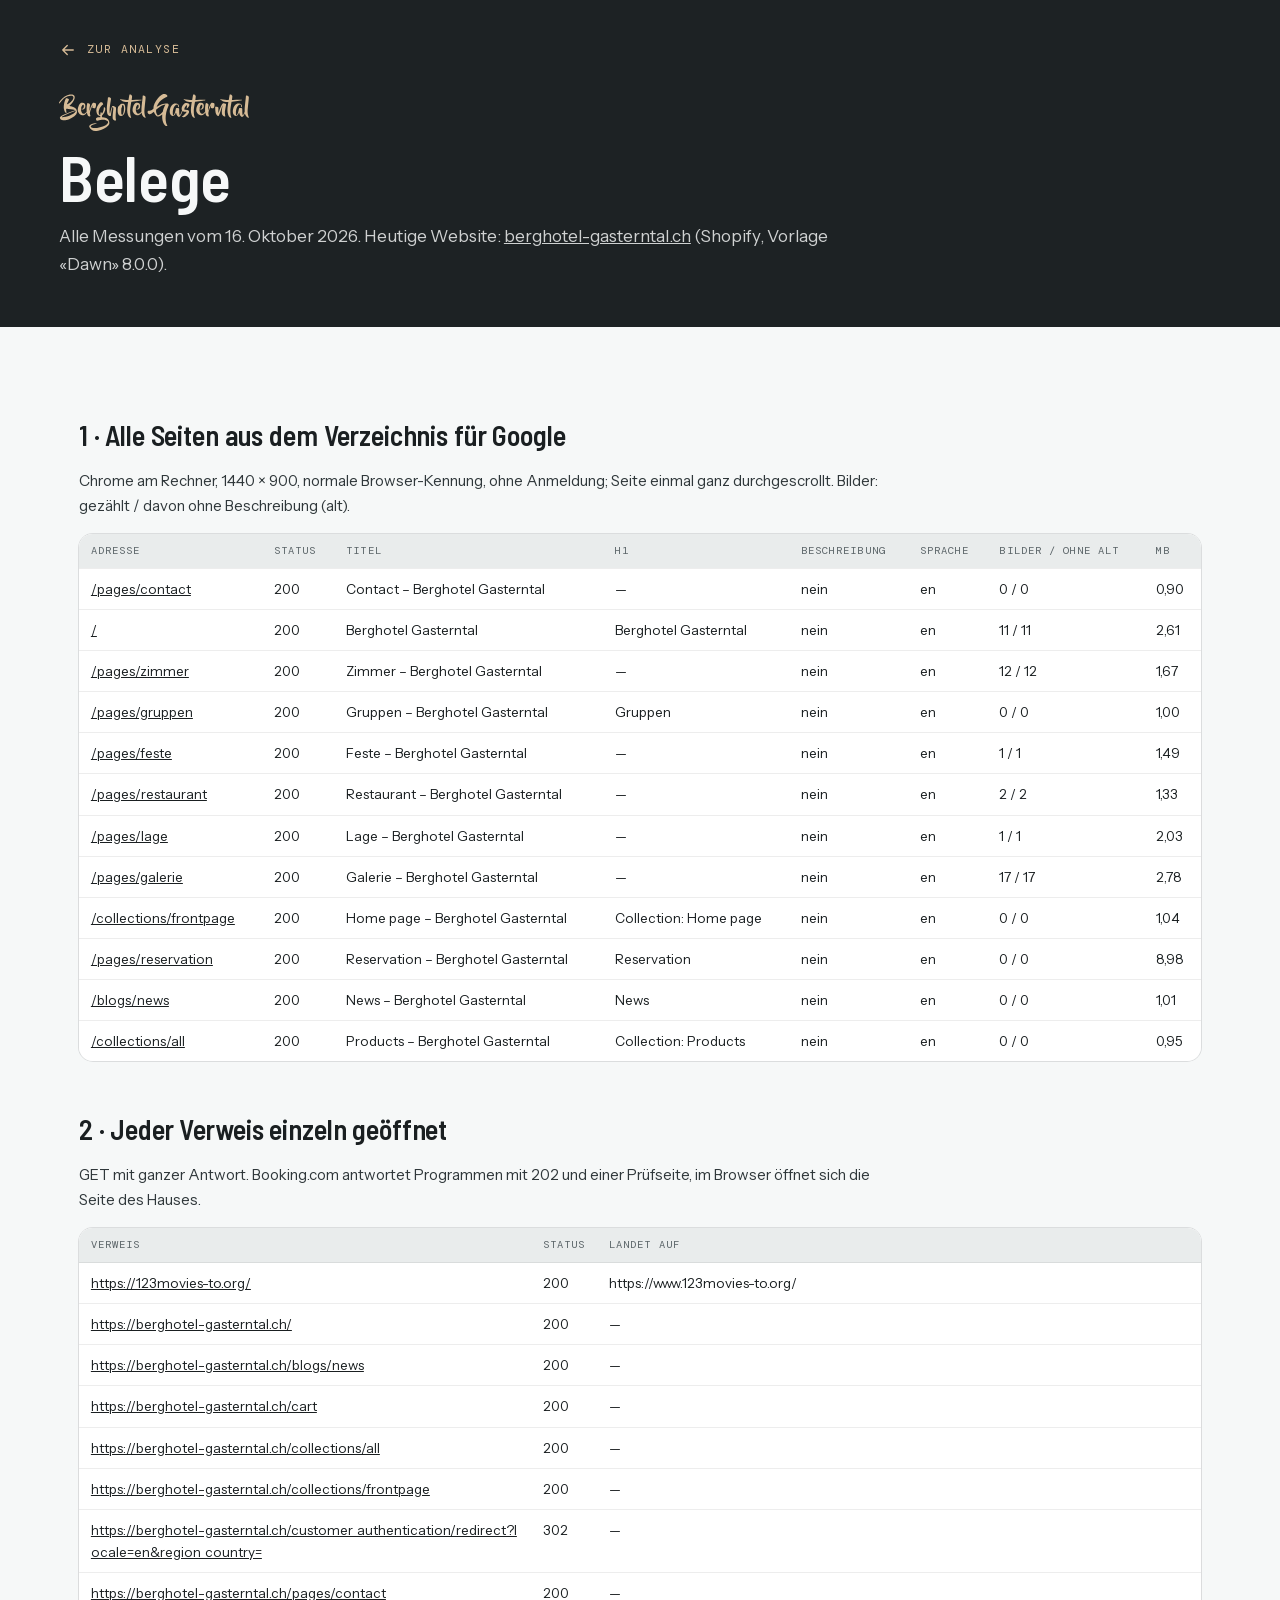
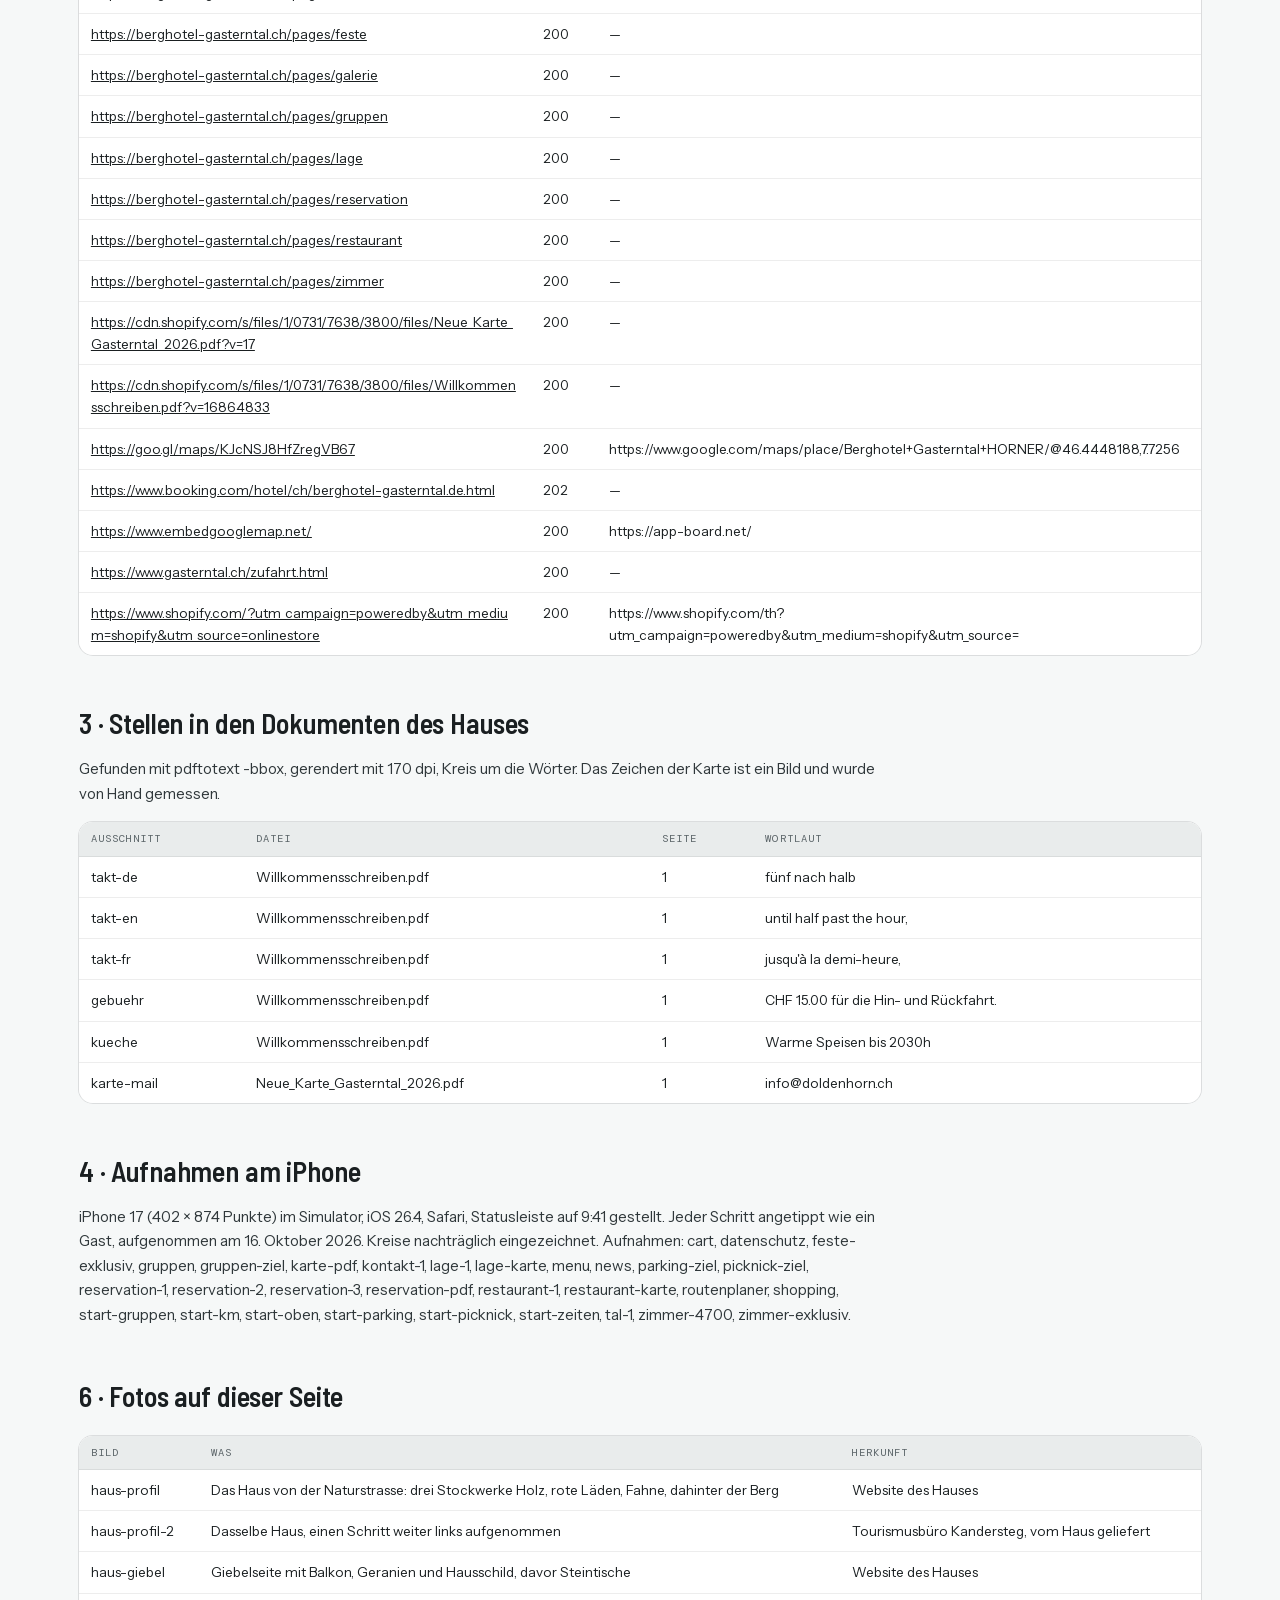
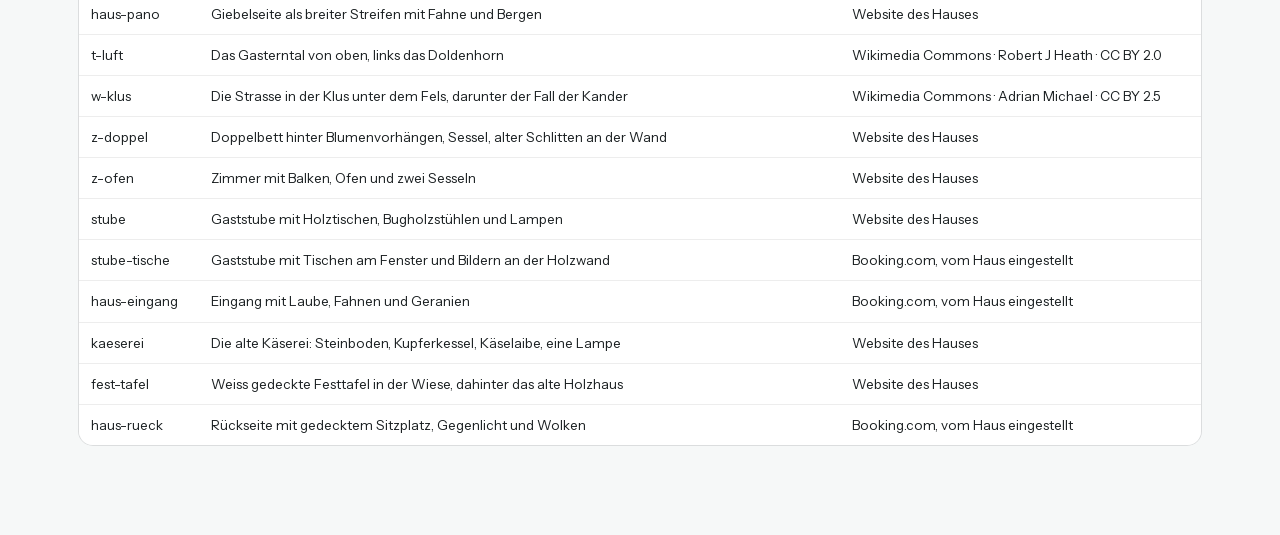
<file: belege/index.html>
<!doctype html><html lang="de-CH"><head><meta charset="utf-8"><meta name="viewport" content="width=device-width, initial-scale=1">
<title>Belege · Potenzialanalyse Berghotel Gasterntal</title><meta name="robots" content="noindex, nofollow"><link rel="icon" href="../assets/zeichen/icon.svg" type="image/svg+xml">
<link rel="stylesheet" href="../assets/seite.css?v=aa6e7f05db"><link rel="stylesheet" href="../assets/auftritte.css?v=1ad5f59082">
<script src="/besuch.js?v=3c4c57a56e" defer></script><script src="/verweil.js?v=5881fd455d" defer></script></head><body class="belege">
<header class="bl__kopf"><a href="../" class="bl__zurueck"><svg viewBox="0 0 24 24" aria-hidden="true"><path d="M19 12H5M11 6l-6 6 6 6" fill="none" stroke="currentColor" stroke-width="1.8" stroke-linecap="round" stroke-linejoin="round"/></svg><span>Zur Analyse</span></a><img src="../assets/zeichen/schrift-d6bb96.svg" alt="Berghotel Gasterntal" width="200" height="40"><h1>Belege</h1><p>Alle Messungen vom 16. Oktober 2026. Heutige Website: <a href="https://berghotel-gasterntal.ch/" target="_blank" rel="noopener">berghotel-gasterntal.ch</a> (Shopify, Vorlage «Dawn» 8.0.0).</p></header>
<main class="bl">
<h2>1 · Alle Seiten aus dem Verzeichnis für Google</h2><p>Chrome am Rechner, 1440 × 900, normale Browser-Kennung, ohne Anmeldung; Seite einmal ganz durchgescrollt. Bilder: gezählt / davon ohne Beschreibung (alt).</p>
<div class="tw"><table><thead><tr><th>Adresse</th><th>Status</th><th>Titel</th><th>H1</th><th>Beschreibung</th><th>Sprache</th><th>Bilder / ohne alt</th><th>MB</th></tr></thead><tbody><tr><td><a href="https://berghotel-gasterntal.ch/pages/contact" target="_blank" rel="noopener">/pages/contact</a></td><td>200</td><td>Contact – Berghotel Gasterntal</td><td>—</td><td>nein</td><td>en</td><td>0 / 0</td><td>0,90</td></tr><tr><td><a href="https://berghotel-gasterntal.ch/" target="_blank" rel="noopener">/</a></td><td>200</td><td>Berghotel Gasterntal</td><td>Berghotel Gasterntal</td><td>nein</td><td>en</td><td>11 / 11</td><td>2,61</td></tr><tr><td><a href="https://berghotel-gasterntal.ch/pages/zimmer" target="_blank" rel="noopener">/pages/zimmer</a></td><td>200</td><td>Zimmer – Berghotel Gasterntal</td><td>—</td><td>nein</td><td>en</td><td>12 / 12</td><td>1,67</td></tr><tr><td><a href="https://berghotel-gasterntal.ch/pages/gruppen" target="_blank" rel="noopener">/pages/gruppen</a></td><td>200</td><td>Gruppen – Berghotel Gasterntal</td><td>Gruppen</td><td>nein</td><td>en</td><td>0 / 0</td><td>1,00</td></tr><tr><td><a href="https://berghotel-gasterntal.ch/pages/feste" target="_blank" rel="noopener">/pages/feste</a></td><td>200</td><td>Feste – Berghotel Gasterntal</td><td>—</td><td>nein</td><td>en</td><td>1 / 1</td><td>1,49</td></tr><tr><td><a href="https://berghotel-gasterntal.ch/pages/restaurant" target="_blank" rel="noopener">/pages/restaurant</a></td><td>200</td><td>Restaurant – Berghotel Gasterntal</td><td>—</td><td>nein</td><td>en</td><td>2 / 2</td><td>1,33</td></tr><tr><td><a href="https://berghotel-gasterntal.ch/pages/lage" target="_blank" rel="noopener">/pages/lage</a></td><td>200</td><td>Lage – Berghotel Gasterntal</td><td>—</td><td>nein</td><td>en</td><td>1 / 1</td><td>2,03</td></tr><tr><td><a href="https://berghotel-gasterntal.ch/pages/galerie" target="_blank" rel="noopener">/pages/galerie</a></td><td>200</td><td>Galerie – Berghotel Gasterntal</td><td>—</td><td>nein</td><td>en</td><td>17 / 17</td><td>2,78</td></tr><tr><td><a href="https://berghotel-gasterntal.ch/collections/frontpage" target="_blank" rel="noopener">/collections/frontpage</a></td><td>200</td><td>Home page – Berghotel Gasterntal</td><td>Collection: Home page</td><td>nein</td><td>en</td><td>0 / 0</td><td>1,04</td></tr><tr><td><a href="https://berghotel-gasterntal.ch/pages/reservation" target="_blank" rel="noopener">/pages/reservation</a></td><td>200</td><td>Reservation – Berghotel Gasterntal</td><td>Reservation</td><td>nein</td><td>en</td><td>0 / 0</td><td>8,98</td></tr><tr><td><a href="https://berghotel-gasterntal.ch/blogs/news" target="_blank" rel="noopener">/blogs/news</a></td><td>200</td><td>News – Berghotel Gasterntal</td><td>News</td><td>nein</td><td>en</td><td>0 / 0</td><td>1,01</td></tr><tr><td><a href="https://berghotel-gasterntal.ch/collections/all" target="_blank" rel="noopener">/collections/all</a></td><td>200</td><td>Products – Berghotel Gasterntal</td><td>Collection: Products</td><td>nein</td><td>en</td><td>0 / 0</td><td>0,95</td></tr></tbody></table></div>
<h2>2 · Jeder Verweis einzeln geöffnet</h2><p>GET mit ganzer Antwort. Booking.com antwortet Programmen mit 202 und einer Prüfseite, im Browser öffnet sich die Seite des Hauses.</p>
<div class="tw"><table><thead><tr><th>Verweis</th><th>Status</th><th>Landet auf</th></tr></thead><tbody><tr><td><a href="https://123movies-to.org/" target="_blank" rel="noopener">https://123movies-to.org/</a></td><td>200</td><td>https://www.123movies-to.org/</td></tr><tr><td><a href="https://berghotel-gasterntal.ch/" target="_blank" rel="noopener">https://berghotel-gasterntal.ch/</a></td><td>200</td><td>—</td></tr><tr><td><a href="https://berghotel-gasterntal.ch/blogs/news" target="_blank" rel="noopener">https://berghotel-gasterntal.ch/blogs/news</a></td><td>200</td><td>—</td></tr><tr><td><a href="https://berghotel-gasterntal.ch/cart" target="_blank" rel="noopener">https://berghotel-gasterntal.ch/cart</a></td><td>200</td><td>—</td></tr><tr><td><a href="https://berghotel-gasterntal.ch/collections/all" target="_blank" rel="noopener">https://berghotel-gasterntal.ch/collections/all</a></td><td>200</td><td>—</td></tr><tr><td><a href="https://berghotel-gasterntal.ch/collections/frontpage" target="_blank" rel="noopener">https://berghotel-gasterntal.ch/collections/frontpage</a></td><td>200</td><td>—</td></tr><tr><td><a href="https://berghotel-gasterntal.ch/customer_authentication/redirect?locale=en&amp;region_country=CH" target="_blank" rel="noopener">https://berghotel-gasterntal.ch/customer_authentication/redirect?locale=en&amp;region_country=</a></td><td>302</td><td>—</td></tr><tr><td><a href="https://berghotel-gasterntal.ch/pages/contact" target="_blank" rel="noopener">https://berghotel-gasterntal.ch/pages/contact</a></td><td>200</td><td>—</td></tr><tr><td><a href="https://berghotel-gasterntal.ch/pages/feste" target="_blank" rel="noopener">https://berghotel-gasterntal.ch/pages/feste</a></td><td>200</td><td>—</td></tr><tr><td><a href="https://berghotel-gasterntal.ch/pages/galerie" target="_blank" rel="noopener">https://berghotel-gasterntal.ch/pages/galerie</a></td><td>200</td><td>—</td></tr><tr><td><a href="https://berghotel-gasterntal.ch/pages/gruppen" target="_blank" rel="noopener">https://berghotel-gasterntal.ch/pages/gruppen</a></td><td>200</td><td>—</td></tr><tr><td><a href="https://berghotel-gasterntal.ch/pages/lage" target="_blank" rel="noopener">https://berghotel-gasterntal.ch/pages/lage</a></td><td>200</td><td>—</td></tr><tr><td><a href="https://berghotel-gasterntal.ch/pages/reservation" target="_blank" rel="noopener">https://berghotel-gasterntal.ch/pages/reservation</a></td><td>200</td><td>—</td></tr><tr><td><a href="https://berghotel-gasterntal.ch/pages/restaurant" target="_blank" rel="noopener">https://berghotel-gasterntal.ch/pages/restaurant</a></td><td>200</td><td>—</td></tr><tr><td><a href="https://berghotel-gasterntal.ch/pages/zimmer" target="_blank" rel="noopener">https://berghotel-gasterntal.ch/pages/zimmer</a></td><td>200</td><td>—</td></tr><tr><td><a href="https://cdn.shopify.com/s/files/1/0731/7638/3800/files/Neue_Karte_Gasterntal_2026.pdf?v=1778490582" target="_blank" rel="noopener">https://cdn.shopify.com/s/files/1/0731/7638/3800/files/Neue_Karte_Gasterntal_2026.pdf?v=17</a></td><td>200</td><td>—</td></tr><tr><td><a href="https://cdn.shopify.com/s/files/1/0731/7638/3800/files/Willkommensschreiben.pdf?v=1686483304" target="_blank" rel="noopener">https://cdn.shopify.com/s/files/1/0731/7638/3800/files/Willkommensschreiben.pdf?v=16864833</a></td><td>200</td><td>—</td></tr><tr><td><a href="https://goo.gl/maps/KJcNSJ8HfZregVB67" target="_blank" rel="noopener">https://goo.gl/maps/KJcNSJ8HfZregVB67</a></td><td>200</td><td>https://www.google.com/maps/place/Berghotel+Gasterntal+HORNER/@46.4448188,7.7256</td></tr><tr><td><a href="https://www.booking.com/hotel/ch/berghotel-gasterntal.de.html" target="_blank" rel="noopener">https://www.booking.com/hotel/ch/berghotel-gasterntal.de.html</a></td><td>202</td><td>—</td></tr><tr><td><a href="https://www.embedgooglemap.net/" target="_blank" rel="noopener">https://www.embedgooglemap.net/</a></td><td>200</td><td>https://app-board.net/</td></tr><tr><td><a href="https://www.gasterntal.ch/zufahrt.html" target="_blank" rel="noopener">https://www.gasterntal.ch/zufahrt.html</a></td><td>200</td><td>—</td></tr><tr><td><a href="https://www.shopify.com/?utm_campaign=poweredby&amp;utm_medium=shopify&amp;utm_source=onlinestore" target="_blank" rel="noopener">https://www.shopify.com/?utm_campaign=poweredby&amp;utm_medium=shopify&amp;utm_source=onlinestore</a></td><td>200</td><td>https://www.shopify.com/th?utm_campaign=poweredby&amp;utm_medium=shopify&amp;utm_source=</td></tr></tbody></table></div>
<h2>3 · Stellen in den Dokumenten des Hauses</h2><p>Gefunden mit pdftotext -bbox, gerendert mit 170 dpi, Kreis um die Wörter. Das Zeichen der Karte ist ein Bild und wurde von Hand gemessen.</p>
<div class="tw"><table><thead><tr><th>Ausschnitt</th><th>Datei</th><th>Seite</th><th>Wortlaut</th></tr></thead><tbody><tr><td>takt-de</td><td>Willkommensschreiben.pdf</td><td>1</td><td>fünf nach halb</td></tr><tr><td>takt-en</td><td>Willkommensschreiben.pdf</td><td>1</td><td>until half past the hour,</td></tr><tr><td>takt-fr</td><td>Willkommensschreiben.pdf</td><td>1</td><td>jusqu&#x27;à la demi-heure,</td></tr><tr><td>gebuehr</td><td>Willkommensschreiben.pdf</td><td>1</td><td>CHF 15.00 für die Hin- und Rückfahrt.</td></tr><tr><td>kueche</td><td>Willkommensschreiben.pdf</td><td>1</td><td>Warme Speisen bis 2030h</td></tr><tr><td>karte-mail</td><td>Neue_Karte_Gasterntal_2026.pdf</td><td>1</td><td>info@doldenhorn.ch</td></tr></tbody></table></div>
<h2>4 · Aufnahmen am iPhone</h2><p>iPhone 17 (402 × 874 Punkte) im Simulator, iOS 26.4, Safari, Statusleiste auf 9:41 gestellt. Jeder Schritt angetippt wie ein Gast, aufgenommen am 16. Oktober 2026. Kreise nachträglich eingezeichnet. Aufnahmen: cart, datenschutz, feste-exklusiv, gruppen, gruppen-ziel, karte-pdf, kontakt-1, lage-1, lage-karte, menu, news, parking-ziel, picknick-ziel, reservation-1, reservation-2, reservation-3, reservation-pdf, restaurant-1, restaurant-karte, routenplaner, shopping, start-gruppen, start-km, start-oben, start-parking, start-picknick, start-zeiten, tal-1, zimmer-4700, zimmer-exklusiv.</p>
<h2 id="bilder">6 · Fotos auf dieser Seite</h2><div class="tw"><table><thead><tr><th>Bild</th><th>Was</th><th>Herkunft</th></tr></thead><tbody><tr><td>haus-profil</td><td>Das Haus von der Naturstrasse: drei Stockwerke Holz, rote Läden, Fahne, dahinter der Berg</td><td>Website des Hauses</td></tr><tr><td>haus-profil-2</td><td>Dasselbe Haus, einen Schritt weiter links aufgenommen</td><td>Tourismusbüro Kandersteg, vom Haus geliefert</td></tr><tr><td>haus-giebel</td><td>Giebelseite mit Balkon, Geranien und Hausschild, davor Steintische</td><td>Website des Hauses</td></tr><tr><td>haus-pano</td><td>Giebelseite als breiter Streifen mit Fahne und Bergen</td><td>Website des Hauses</td></tr><tr><td>t-luft</td><td>Das Gasterntal von oben, links das Doldenhorn</td><td>Wikimedia Commons · Robert J Heath · CC BY 2.0</td></tr><tr><td>w-klus</td><td>Die Strasse in der Klus unter dem Fels, darunter der Fall der Kander</td><td>Wikimedia Commons · Adrian Michael · CC BY 2.5</td></tr><tr><td>z-doppel</td><td>Doppelbett hinter Blumenvorhängen, Sessel, alter Schlitten an der Wand</td><td>Website des Hauses</td></tr><tr><td>z-ofen</td><td>Zimmer mit Balken, Ofen und zwei Sesseln</td><td>Website des Hauses</td></tr><tr><td>stube</td><td>Gaststube mit Holztischen, Bugholzstühlen und Lampen</td><td>Website des Hauses</td></tr><tr><td>stube-tische</td><td>Gaststube mit Tischen am Fenster und Bildern an der Holzwand</td><td>Booking.com, vom Haus eingestellt</td></tr><tr><td>haus-eingang</td><td>Eingang mit Laube, Fahnen und Geranien</td><td>Booking.com, vom Haus eingestellt</td></tr><tr><td>kaeserei</td><td>Die alte Käserei: Steinboden, Kupferkessel, Käselaibe, eine Lampe</td><td>Website des Hauses</td></tr><tr><td>fest-tafel</td><td>Weiss gedeckte Festtafel in der Wiese, dahinter das alte Holzhaus</td><td>Website des Hauses</td></tr><tr><td>haus-rueck</td><td>Rückseite mit gedecktem Sitzplatz, Gegenlicht und Wolken</td><td>Booking.com, vom Haus eingestellt</td></tr></tbody></table></div>
</main><script src="../assets/auftritte.js?v=1ad5f59082" data-alles></script>
<script src="/zur-werkbank.js?v=5b4d84dc" defer data-zw data-fremd data-hoehe></script></body></html>
</file>
<file: assets/seite.css>
/* Potenzialanalyse Berghotel Gasterntal · «Der Weg ins Tal» · Tasty Studios, 16.10.2026
   Farbwelt «Tal» der Website-Studie (Schiefergrau, helles Holz, Rot der Fensterläden als Kreis), Titel Barlow Semi Condensed.
   Bewegung nur über transform: Weg von unten am Scrollen, Zoom im Bild, Zeilen aus dem Schlitz. Nichts wird eingeblendet. */

@font-face{font-family:'Barlow Semi';font-weight:600;font-display:block;src:url('fonts/barlowsemi-600.woff2') format('woff2')}
@font-face{font-family:'Barlow Semi';font-weight:500;font-display:block;src:url('fonts/barlowsemi-500.woff2') format('woff2')}
@font-face{font-family:'Instrument Sans';font-weight:400 600;font-display:swap;src:url('fonts/InstrumentSans-normal-400_600.woff2') format('woff2')}
@font-face{font-family:'DM Mono';font-weight:400;font-display:swap;src:url('fonts/DMMono-normal-400.woff2') format('woff2')}
@font-face{font-family:'Sans Ersatz';src:local('Arial');size-adjust:99%}

:root{
  --grund:#1d2224; --zwei:#2c3136; --tief:#14181a; --holz:#d6bb96; --holz2:#b99a72;
  --papier:#e9ecec; --kander:#c7cfd3; --blatt:#f6f8f8; --tinte:#1a1f21; --leise:#5b6468; --laden:#c5000f;
  --titel:'Barlow Semi','Arial Narrow',sans-serif; --sans:'Instrument Sans','Sans Ersatz',system-ui,sans-serif; --mono:'DM Mono',ui-monospace,Menlo,monospace;
  --e1:cubic-bezier(.16,1,.3,1); --e2:cubic-bezier(.32,.72,0,1);
  --rand:clamp(20px,4.6vw,76px); --max:1480px;
  --sh:min(58vh,540px); --sw:calc(var(--sh) * .46);
}
*,*::before,*::after{box-sizing:border-box}
html{-webkit-text-size-adjust:100%}
body{margin:0;background:var(--blatt);color:var(--tinte);font:400 17px/1.64 var(--sans);overflow-x:clip}
img{display:block;max-width:100%}
a{color:inherit}
h1,h2,h3,h4{margin:0;font-family:var(--titel);font-weight:600;letter-spacing:-.005em}
p{margin:0}
.sprung{position:absolute;left:-999px;top:8px;z-index:50;background:var(--blatt);padding:8px 14px;border-radius:99px}
.sprung:focus{left:12px}

/* ---------- Zeilen aus dem Schlitz (seite.js setzt .z-Zeilen nach dem echten Umbruch) ---------- */
.zl{hyphens:manual}.zl .w{white-space:nowrap}.zl .z{display:block;overflow:clip;padding-bottom:.08em;margin-bottom:-.08em}
.zl .z>span{display:block;transform:translateY(105%);transition:transform 1.15s var(--e1)}
.zl .z:nth-child(2)>span{transition-delay:.06s}.zl .z:nth-child(3)>span{transition-delay:.12s}.zl .z:nth-child(4)>span{transition-delay:.18s}
.zl.da .z>span,.ohne-js .zl .z>span{transform:none}

/* ---------- Knöpfe: Pille mit rundem Knauf ---------- */
.kn{display:inline-flex;align-items:center;gap:14px;height:54px;padding:0 6px 0 24px;border-radius:99px;text-decoration:none;
  font:400 12.5px/1 var(--mono);letter-spacing:.13em;text-transform:uppercase;white-space:nowrap;
  transition:transform .5s var(--e2),box-shadow .5s var(--e2)}
.kn i{display:grid;place-items:center;width:42px;height:42px;border-radius:50%}
.kn svg{width:18px;height:18px}
.kn--dunkel{color:var(--blatt);background:linear-gradient(180deg,#3a4146,#24292c 55%,#1a1e20);box-shadow:inset 0 1px 0 rgba(255,255,255,.14),inset 0 -1px 0 rgba(0,0,0,.4),0 10px 24px -10px rgba(10,14,16,.6)}
.kn--dunkel i{background:linear-gradient(180deg,#f6f8f8,#d9dede);color:var(--tinte)}
.kn--hell{color:var(--tinte);background:linear-gradient(180deg,#fff,#eef1f1 60%,#e2e6e6);box-shadow:inset 0 1px 0 #fff,inset 0 -1px 0 rgba(0,0,0,.08),0 10px 22px -12px rgba(20,24,26,.35)}
.kn--hell i{background:linear-gradient(180deg,#3a4146,#1d2224);color:var(--holz)}
.kn--holz{color:var(--tinte);background:linear-gradient(180deg,#e7d3b6,#d6bb96 60%,#c3a47b);box-shadow:inset 0 1px 0 rgba(255,255,255,.5),inset 0 -1px 0 rgba(0,0,0,.18),0 10px 24px -10px rgba(0,0,0,.55)}
.kn--holz i{background:linear-gradient(180deg,#3a4146,#1d2224);color:var(--holz)}
@media (hover:hover){.kn:hover{transform:translateY(-2px)}}
.kn:active{transform:translateY(1px) scale(.985)}

/* ---------- Wegleiste oben ---------- */
.weg{position:fixed;z-index:30;top:14px;left:50%;width:min(1180px,calc(100% - 28px));transform:translate(-50%,-140%);
  display:flex;align-items:center;gap:18px;padding:0 22px 0 20px;height:58px;border-radius:99px;
  background:linear-gradient(180deg,rgba(44,49,54,.97),rgba(23,27,29,.97));box-shadow:inset 0 1px 0 rgba(255,255,255,.1),0 14px 34px -14px rgba(0,0,0,.6);
  transition:transform .7s var(--e1)}
body.unterwegs .weg{transform:translate(-50%,0)}
.weg__marke img{height:28px;width:auto}
.weg__liste{list-style:none;margin:0;padding:0;display:flex;flex:1;justify-content:space-between;gap:4px}
.weg__liste a{display:block;padding:8px 6px;text-decoration:none;color:rgba(233,236,236,.55);font:400 11.5px/1 var(--mono);letter-spacing:.12em;text-transform:uppercase;white-space:nowrap;transition:color .5s}
.weg__liste a.ist{color:var(--blatt)}
.weg__liste a.vorbei{color:rgba(214,187,150,.85)}
.weg__bahn{position:absolute;left:210px;right:28px;bottom:9px;height:2px;border-radius:2px;background:rgba(199,207,211,.16);overflow:clip}
.weg__fill{position:absolute;inset:0;background:var(--holz);transform-origin:left;transform:scaleX(0)}
.weg__knopf{display:none}

/* ---------- Auftakt im Massstab der Hauptseite ---------- */
.auftakt{position:relative;min-height:max(100svh,640px);display:grid;align-content:space-between;color:var(--blatt);overflow:clip;isolation:isolate}
.auftakt__foto,.auftakt__foto img{position:absolute;inset:0;width:100%;height:100%;object-fit:cover;z-index:-2}
.auftakt::before{content:"";position:absolute;inset:0;z-index:-1;background:radial-gradient(ellipse 58% 62% at 16% 28%,rgba(10,13,14,.72),rgba(10,13,14,.34) 52%,transparent 78%),linear-gradient(180deg,rgba(10,13,14,.28),transparent 40%)}
.auftakt__in{padding:clamp(110px,15vh,170px) var(--rand) 0;max-width:min(var(--max),100%);margin:0 auto;width:100%;animation:hhoch 1.4s var(--e1) both}
@keyframes hhoch{from{transform:translateY(34px)}}
.auftakt__schrift{width:clamp(200px,22vw,340px);height:auto;margin-bottom:10px}
.auftakt h1{font-size:clamp(50px,min(7.4vw,13vh),118px);line-height:.98;letter-spacing:-.01em;max-width:14ch}
.auftakt h1 .z>span{transition-duration:1.3s}
.auftakt__ort{margin-top:22px;font:400 12.5px/1 var(--mono);letter-spacing:.2em;text-transform:uppercase;color:var(--holz)}
.auftakt__satz{margin-top:14px;max-width:30ch;font-size:clamp(18px,1.6vw,22px);line-height:1.5}
.auftakt__zahlen{margin:0 auto 12px;width:min(1180px,calc(100% - 2*var(--rand)));padding-left:30px;font:400 11.5px/1.6 var(--mono);letter-spacing:.14em;text-transform:uppercase;color:rgba(246,248,248,.82)}
.auftakt__unten{position:relative;padding-top:60px;background:linear-gradient(0deg,rgba(10,13,14,.55),rgba(10,13,14,0));animation:hhoch 1.6s var(--e1) .1s both}
.platte{margin:0 auto clamp(24px,5vh,56px);width:min(1180px,calc(100% - 2*var(--rand)));display:flex;align-items:center;gap:18px;padding:12px 12px 12px 30px;border-radius:99px;
  background:linear-gradient(180deg,#fff,#eef1f1 70%,#e3e7e7);color:var(--tinte);box-shadow:inset 0 1px 0 #fff,0 26px 50px -24px rgba(0,0,0,.6);}
.platte__t{display:none;font:400 11px/1.3 var(--mono);letter-spacing:.14em;text-transform:uppercase;color:var(--leise);max-width:9ch}
.platte__w{flex:1;display:flex;align-items:center;justify-content:space-between;position:relative;padding:0 6px}
.platte__w::before{content:"";position:absolute;left:10px;right:10px;top:50%;border-top:2px dotted rgba(26,31,33,.25)}
.platte__w a{position:relative;background:linear-gradient(180deg,#fff,#eef1f1);padding:6px 10px;border-radius:99px;text-decoration:none;font:500 16px/1 var(--titel);white-space:nowrap;transition:color .4s}
@media (hover:hover){.platte__w a:hover{color:var(--laden)}}
.platte__k{flex:none}

/* ---------- Einstieg ---------- */
.ein{background:var(--blatt);padding:clamp(72px,8.6vw,130px) var(--rand) clamp(56px,6vw,96px)}
.ein__in{max-width:900px;margin:0 auto;text-align:center}
.ein h2{font-size:clamp(34px,4vw,58px);line-height:1.04}
.ein p{margin:20px auto 0;max-width:62ch;color:#2f373a}
.zahlen{max-width:1180px;margin:clamp(40px,5vw,72px) auto 0;display:grid;grid-template-columns:repeat(4,1fr);border-top:1px solid rgba(26,31,33,.16);border-bottom:1px solid rgba(26,31,33,.16)}
.zahlen>div{padding:26px 18px;text-align:center}
.zahlen>div+div{border-left:1px solid rgba(26,31,33,.12)}
.zahlen b{display:block;font:600 clamp(48px,5.4vw,80px)/1 var(--titel);font-variant-numeric:tabular-nums}
.zahlen span{display:block;margin:10px auto 0;max-width:22ch;font-size:14px;line-height:1.45;color:var(--leise)}

/* ---------- Etappe: Kopf ---------- */
.et__kopf{background:var(--grund);color:var(--blatt);padding:clamp(64px,7vw,110px) var(--rand);display:grid;grid-template-columns:minmax(0,1fr) minmax(0,1.08fr);gap:clamp(32px,5vw,84px);align-items:center;max-width:none}
.et__kopf>*{max-width:calc(var(--max)/2)}
.et__text{justify-self:end;width:100%}
.et__nr{font:400 12px/1 var(--mono);letter-spacing:.16em;text-transform:uppercase;color:var(--holz)}
.et__kopf h2{margin-top:18px;font-size:clamp(46px,6vw,92px);line-height:1}
.et__satz{margin-top:20px;max-width:44ch;font-size:18px;color:rgba(246,248,248,.86)}
.rahmen{border-radius:26px;overflow:clip;background:#2a3034;aspect-ratio:4/3}
.rahmen img{width:100%;height:100%;object-fit:cover}
.et__bild{box-shadow:0 34px 60px -34px rgba(0,0,0,.7)}
/* die Etappen als Weg, die aktuelle hervorgehoben */
.wk{list-style:none;margin:30px 0 0;padding:0;display:flex;flex-wrap:wrap;gap:6px 0}
.wk li{display:flex;align-items:center}
.wk li+li::before{content:"";width:12px;border-top:1px dotted rgba(214,187,150,.45);margin:0 6px}
.wk a{font:400 11px/1 var(--mono);letter-spacing:.1em;text-transform:uppercase;text-decoration:none;color:rgba(233,236,236,.5);padding:6px 0}
.wk li.ist a{color:var(--grund);background:var(--holz);padding:7px 11px;border-radius:99px}

/* ---------- Hinweis ---------- */
.hw{background:var(--blatt);padding:clamp(52px,5vw,80px) var(--rand) clamp(44px,4.4vw,68px)}
.hw--b{background:var(--papier)}
.hw__in{max-width:var(--max);margin:0 auto;display:grid;grid-template-columns:minmax(300px,380px) minmax(0,1fr);gap:clamp(28px,4vw,64px);align-items:center}
.hw__nr{font:400 12px/1 var(--mono);letter-spacing:.16em;text-transform:uppercase;color:var(--laden)}
.hw h3{margin-top:14px;font-size:clamp(28px,2.6vw,40px);line-height:1.08}
.hw__kurz{margin-top:16px;font-size:17px}
.hw__tun{margin-top:16px;padding-top:14px;border-top:1px solid rgba(26,31,33,.14);font-size:15.5px;color:#2f373a}
.hw__tun b{display:block;font:400 11px/1.4 var(--mono);letter-spacing:.14em;text-transform:uppercase;color:var(--leise);margin-bottom:6px}
.hw__knoepfe{margin-top:22px;display:flex;flex-wrap:wrap;align-items:center;gap:14px}
.gn{flex-basis:100%}
.gn summary{display:inline-flex;align-items:center;gap:10px;cursor:pointer;list-style:none;font:400 11.5px/1 var(--mono);letter-spacing:.13em;text-transform:uppercase;color:var(--leise);padding:8px 0}
.gn summary::-webkit-details-marker{display:none}
.gn summary::after{content:"+";font:400 16px/1 var(--mono);color:var(--tinte)}
.gn[open] summary::after{content:"–"}
.gn__in{margin-top:6px;padding:16px 18px;border-radius:18px;background:rgba(26,31,33,.05);font-size:14.5px;line-height:1.55;color:#2f373a}
.gn__in p+p{margin-top:10px}
.gn__weg b{display:block;font:400 11px/1.4 var(--mono);letter-spacing:.14em;text-transform:uppercase;color:var(--leise);margin-bottom:4px}

/* Klickfolge */
.hw__folge{min-width:0;container-type:inline-size}
.fl{display:grid}
.fl__v{--sw:min(calc(var(--sh)*.46),calc((100cqw - var(--k)*84px - 24px)/var(--u)));grid-area:1/1;display:flex;align-items:flex-start;justify-content:center;gap:0;visibility:hidden}
.fl__v.ist{visibility:visible}
.sch{margin:0;flex:none;display:flex;flex-direction:column;align-items:center}
.sch figcaption{margin-top:14px;max-width:calc(var(--sw) + 40px);text-align:center;font-size:13.5px;line-height:1.4;color:var(--leise)}
.schirm{width:var(--sw);aspect-ratio:402/874;border-radius:calc(var(--sw)*.115);overflow:clip;background:#fff;
  box-shadow:0 0 0 1px rgba(26,31,33,.14),0 24px 44px -26px rgba(20,24,26,.45)}
.schirm img{width:100%;height:100%;object-fit:cover;object-position:top}
.dok{width:calc(var(--sw)*1.3);background:#fff;padding:10px;border-radius:14px;box-shadow:0 0 0 1px rgba(26,31,33,.1),0 24px 44px -26px rgba(20,24,26,.4)}
.dok img{width:100%;height:auto;border-radius:6px}
.code{width:calc(var(--sw)*1.62);height:calc(var(--sw)/.46);display:flex;flex-direction:column;background:var(--tief);color:#cfd6d8;border-radius:calc(var(--sw)*.115);padding:20px 18px 18px;box-shadow:0 24px 44px -26px rgba(20,24,26,.5)}
.code__kopf{display:flex;flex-direction:column;gap:4px;padding-bottom:12px;border-bottom:1px solid rgba(255,255,255,.1)}
.code__kopf b{font:400 11px/1.3 var(--mono);letter-spacing:.14em;text-transform:uppercase;color:var(--holz)}
.code__kopf span{font:400 11px/1.3 var(--mono);color:rgba(207,214,216,.6)}
.code pre{flex:1;margin:12px 0 0;font:400 11.5px/1.6 var(--mono);white-space:pre-wrap;word-break:break-all;overflow:hidden}
.cz{display:block;padding:1px 8px;margin:0 -8px}
.cz--rot{color:#fff;border:2px solid var(--laden);border-radius:16px;margin:3px -8px}
.code__notiz{font-size:12.5px;line-height:1.45;color:rgba(207,214,216,.8);padding-top:10px;border-top:1px solid rgba(255,255,255,.1)}
/* Verbindung zwischen zwei Bildschirmen */
.wt{flex:none;width:84px;display:flex;flex-direction:column;align-items:center;gap:6px;color:var(--laden);margin-top:calc(var(--sw)/.92 - 30px)}
.wt span{font:400 10.5px/1.3 var(--mono);letter-spacing:.1em;text-transform:uppercase;color:var(--leise);text-align:center;max-width:84px}
.wt svg{width:72px;height:34px}
/* Karussell in einem Schritt: echte Website vorn, Hilfsbilder dahinter */
.karu{position:relative}
.karu__bahn{display:flex;overflow-x:auto;scroll-snap-type:x mandatory;scrollbar-width:none;width:var(--sw);border-radius:calc(var(--sw)*.115)}
.sch--breit .karu__bahn{width:calc(var(--sw)*1.62)}
.karu__bahn::-webkit-scrollbar{display:none}
.karu__s{flex:0 0 100%;scroll-snap-align:center;display:grid;place-items:center;min-height:calc(var(--sw)/.46)}
.sch--breit .karu__s .schirm{box-shadow:0 0 0 1px rgba(26,31,33,.14)}
.karu__p{position:absolute;top:50%;width:40px;height:40px;border-radius:50%;border:0;display:grid;place-items:center;cursor:pointer;
  background:linear-gradient(180deg,#3a4146,#1d2224);color:var(--holz);box-shadow:0 8px 18px -8px rgba(0,0,0,.5);transform:translateY(-50%);transition:transform .4s var(--e2)}
.karu__p svg{width:18px;height:18px}
.karu__p--l{left:-20px}.karu__p--r{right:-20px}
.karu__p:active{transform:translateY(-50%) scale(.94)}
.karu__z{font:400 11px/1 var(--mono);letter-spacing:.1em;color:var(--tinte)}
/* Zahlenreihe für mehrere Varianten */
.zr{margin:22px auto 0;display:flex;justify-content:center;gap:10px;flex-wrap:wrap}
.zr__k{display:flex;align-items:center;gap:10px;height:46px;padding:0 18px 0 5px;border:0;border-radius:99px;cursor:pointer;font:400 11.5px/1 var(--mono);letter-spacing:.12em;text-transform:uppercase;color:var(--leise);
  background:rgba(26,31,33,.06);transition:background .5s,color .5s}
.zr__k b{display:grid;place-items:center;width:36px;height:36px;border-radius:50%;font:600 16px/1 var(--titel);letter-spacing:0;background:#fff;color:var(--tinte);box-shadow:0 1px 0 rgba(0,0,0,.08)}
.zr__k.ist{background:var(--grund);color:var(--blatt)}
.zr__k.ist b{background:var(--holz);color:var(--grund)}

/* Was das für Sie bedeutet */
.bed{max-width:var(--max);margin:clamp(26px,3vw,40px) auto 0}
.bed__t{font:400 11.5px/1 var(--mono);letter-spacing:.16em;text-transform:uppercase;color:var(--leise);margin-bottom:14px}
.bed__r{display:grid;gap:14px;grid-template-columns:repeat(3,1fr)}
.bed__r--2{grid-template-columns:repeat(2,1fr)}
.bed__r--1{grid-template-columns:minmax(0,560px)}
.bk{background:var(--grund);color:var(--blatt);border-radius:18px;padding:18px 20px 20px;box-shadow:inset 0 1px 0 rgba(255,255,255,.06)}
.bk i{float:left;display:grid;place-items:center;width:34px;height:34px;border-radius:50%;border:1px solid rgba(214,187,150,.5);margin:-4px 12px 0 0}
.bk svg{width:17px;height:17px;fill:none;stroke:var(--holz);stroke-width:1.6;stroke-linecap:round;stroke-linejoin:round}
.bk h4{font:400 11.5px/1.2 var(--mono);letter-spacing:.14em;text-transform:uppercase;color:var(--holz);padding-top:6px}
.bk p{clear:both;margin-top:10px;font-size:14.5px;line-height:1.52;color:rgba(246,248,248,.9)}

/* ---------- Was schon gut ist ---------- */
.gut{background:var(--grund);color:var(--blatt);padding:clamp(72px,8.6vw,136px) var(--rand)}
.gut__kopf{max-width:var(--max);margin:0 auto;display:grid;grid-template-columns:1fr 1fr;align-items:end;gap:32px;padding-bottom:26px;border-bottom:1px solid rgba(214,187,150,.3)}
.gut h2{font-size:clamp(40px,4.6vw,72px);line-height:1.02}
.gut__kopf p{font-size:18px;color:rgba(246,248,248,.82);max-width:40ch}
.gut__r{max-width:var(--max);margin:clamp(30px,3.4vw,48px) auto 0;display:grid;grid-template-columns:repeat(3,1fr);gap:clamp(20px,2.4vw,34px)}
.gk{margin:0}
.gk__b{aspect-ratio:3/2}
.gk h4{margin-top:16px;font-size:24px;line-height:1.15}
.gk p{margin-top:8px;font-size:15.5px;line-height:1.5;color:rgba(246,248,248,.8)}

/* ---------- Ende und Fuss ---------- */
.ende{background:var(--blatt);padding:clamp(72px,8vw,120px) var(--rand);text-align:center}
.ende h2{font-size:clamp(38px,4.4vw,64px);line-height:1.04}
.ende p{margin:16px auto 0;max-width:52ch;color:#2f373a}
.ende__k{margin-top:30px;display:flex;justify-content:center;flex-wrap:wrap;gap:14px}
.fuss{background:var(--tief);color:rgba(233,236,236,.75);padding:56px var(--rand) 64px;text-align:center;font-size:14px;line-height:1.6}
.fuss img{width:200px;height:auto;margin:0 auto 22px}
.fuss p{max-width:72ch;margin:0 auto}.fuss p+p{margin-top:10px}

/* ---------- Bewegung: Weg von unten am Scrollen, Zoom im Bild ---------- */
.zoom{transform:scale(1.12);transition:transform 2.4s var(--e1)}
.da .zoom,.da.zoom,.ohne-js .zoom{transform:none}
@supports (animation-timeline:view()){
  [data-z]{animation:zug linear both;animation-timeline:view();animation-range:cover 0% cover 38vh}
}
@keyframes zug{from{translate:0 38px}}
@supports not (animation-timeline:view()){
  [data-z]{translate:0 38px;transition:translate 1.2s var(--e1)}
  [data-z].da,.ohne-js [data-z]{translate:none}
}

/* ---------- Handy und schmale Fenster ---------- */
@media (max-width:1180px){
  .weg__liste a{font-size:10.5px;letter-spacing:.08em;padding:8px 3px}
  .platte__t{display:none}
}
@media (max-width:1000px){
  .hw__in{grid-template-columns:minmax(0,1fr)}
  .hw__folge{margin-inline:calc(-1*var(--rand))}
  .fl__v{justify-content:flex-start;overflow-x:auto;scroll-snap-type:x mandatory;padding:6px var(--rand) 8px;scrollbar-width:none}
  .fl__v::-webkit-scrollbar{display:none}
  .sch{scroll-snap-align:center}
  .fl__v{--sw:calc(var(--sh)*.46)}
  .platte__w{display:none}
  .platte{width:auto;margin-left:var(--rand);margin-right:auto;padding-left:0;background:none;box-shadow:none}
  .auftakt__zahlen{padding-left:0}
}
@media (max-width:900px){
  .weg{height:52px;gap:12px;padding:0 6px 0 18px}
  .weg__liste{display:none;position:absolute;top:60px;left:0;right:0;flex-direction:column;gap:0;padding:10px;border-radius:24px;background:linear-gradient(180deg,#2c3136,#1a1e20);box-shadow:0 20px 40px -18px rgba(0,0,0,.6)}
  .weg.offen .weg__liste{display:flex}
  .weg__liste a{font-size:12px;padding:13px 14px}
  .weg__marke img{height:24px}
  .weg__knopf{display:flex;align-items:center;gap:10px;margin-left:auto;height:40px;padding:0 14px;border:0;border-radius:99px;background:rgba(255,255,255,.08);color:var(--blatt);font:400 11px/1 var(--mono);letter-spacing:.1em;text-transform:uppercase;cursor:pointer}
  .weg__knopf b{font-weight:400;color:var(--holz)}
  .weg__bahn{left:22px;right:22px;bottom:7px}
  .et__kopf{grid-template-columns:1fr}
  .et__text{justify-self:start}
  .zahlen{grid-template-columns:repeat(2,1fr)}
  .zahlen>div:nth-child(3){border-left:0}
  .zahlen>div:nth-child(n+3){border-top:1px solid rgba(26,31,33,.12)}
  .bed__r,.bed__r--2{grid-template-columns:1fr}
  .gut__kopf{grid-template-columns:1fr}
  .gut__r{grid-template-columns:1fr 1fr}
}
@media (max-width:640px){
  :root{--sh:min(66svh,560px)}
  body{font-size:16.5px}
  .auftakt__in{padding-top:96px}
  .auftakt::before{background:linear-gradient(180deg,rgba(10,13,14,.66),rgba(10,13,14,.25) 55%,rgba(10,13,14,.05))}
  .gut__r{grid-template-columns:1fr}
  .wt{width:64px}.wt svg{width:56px}.wt span{max-width:64px;font-size:9.5px}
  .code{width:min(84vw,calc(var(--sw)*1.62))}
  .sch--breit .karu__bahn{width:min(84vw,calc(var(--sw)*1.62))}
  .dok{width:min(80vw,calc(var(--sw)*1.3))}
  .karu__p--l{left:-10px}.karu__p--r{right:-10px}
  .kn{height:50px;padding-left:20px}
}

@media (prefers-reduced-motion:reduce){
  [data-z]{animation:none!important;translate:none!important;transition:none!important}
  .zoom,.zl .z>span,.auftakt__foto img{transform:none!important;transition:none!important;animation:none!important}
  .auftakt__in,.auftakt__unten{animation:none}
}

/* ---------- Belege ---------- */
.belege{background:var(--blatt)}
.bl__kopf{background:var(--grund);color:var(--blatt);padding:40px var(--rand) 48px}
.bl__kopf img{width:190px;height:auto;margin:26px 0 14px}
.bl__kopf h1{font-size:clamp(40px,5vw,72px);line-height:1}
.bl__kopf p{margin-top:14px;max-width:70ch;color:rgba(246,248,248,.82)}
.bl__zurueck{display:inline-flex;align-items:center;gap:10px;text-decoration:none;font:400 11.5px/1 var(--mono);letter-spacing:.13em;text-transform:uppercase;color:var(--holz)}
.bl__zurueck svg{width:18px;height:18px}
.bl{max-width:1240px;margin:0 auto;padding:40px var(--rand) 90px}
.bl h2{margin-top:46px;font-size:28px}
.bl h3{margin-top:22px;font-size:19px}
.bl p{margin-top:10px;max-width:80ch;font-size:15px;color:#2f373a}
.tw{margin-top:16px;overflow-x:auto;border-radius:14px;box-shadow:0 0 0 1px rgba(26,31,33,.12)}
.bl table{border-collapse:collapse;width:100%;font-size:13.5px;background:#fff}
.bl th{text-align:left;font:400 10.5px/1.3 var(--mono);letter-spacing:.1em;text-transform:uppercase;color:var(--leise);background:var(--papier);padding:10px 12px;white-space:nowrap}
.bl td{padding:9px 12px;border-top:1px solid rgba(26,31,33,.08);vertical-align:top}
.bl td a{word-break:break-all}

@media (max-width:900px){.weg__bahn{left:22px}}
.dok--lupe{padding:0;overflow:clip;border-radius:22px}
.dok--lupe img{border-radius:0}
.sch--dok,.sch--lupe{align-self:center}
@media (max-width:1000px){.fl__v [data-z]{animation:none;translate:none;transition:none}}

/* Takt des Gasterntal (Robert 18.10.2026 18:17 «zu früh, zu schnell», 17:46 «stell das bitte überall sicher»): nach der Uhr statt am Scrollen,
   los bei einem Fünftel im Bild (seite.js), 0,85 s, weich auslaufend, 40 px, Zeilen 0,09 s auseinander */
@media (prefers-reduced-motion:no-preference){
  html:not(.ohne-js) [data-z]{animation:none;translate:0 40px;transition:translate .85s cubic-bezier(.22,.61,.36,1)}
  html:not(.ohne-js) [data-z].da{translate:none}
  .zl .z>span{transition:transform .85s cubic-bezier(.22,.61,.36,1);transition-delay:calc(var(--i,0)*90ms)}
  .zoom{transition:transform 1.1s cubic-bezier(.22,.61,.36,1)}
}
@media (max-width:1000px){.fl__v [data-z]{animation:none;translate:none;transition:none}}
</file>
<file: assets/auftritte.css>
/* Auftritte (gebaut von potenzialanalyse/_bau/auftritte.py, nicht von Hand ändern). Takt des Gasterntal, Robert 18.10.2026 17:46 und 18:17 */
html.wb-takt [data-a]{transition-duration:.6s,.85s;transition-timing-function:ease,cubic-bezier(.22,.61,.36,1);transition-delay:calc(var(--vz,0ms) + var(--i,0)*120ms)}
html.wb-takt [data-a="auf"]:not(.da){transform:translateY(40px)}
/* Blätter und Tafeln (mkhoch): überall gleich, auch auf ki.html, wo sie bisher ohne Gestaltung standen; 40 px und 1,04 statt 120–150 px */
html.wb-takt [data-a="mkhoch"]{transition:opacity .6s ease,transform .85s cubic-bezier(.22,.61,.36,1);transition-delay:calc(var(--vz,0ms) + var(--i,0)*120ms)}
html.wb-takt [data-a="mkhoch"]:not(.da){transform:translateY(40px) scale(1.04)}
html.wb-takt [data-a="mkhoch"].da{transform:none;opacity:1}
.wb-nach{transition:opacity .6s ease,translate .85s cubic-bezier(.22,.61,.36,1),scale .85s cubic-bezier(.22,.61,.36,1);transition-delay:calc(var(--wi,0)*120ms)}
.wb-nach:not(.wb-da){opacity:0;translate:0 40px}
.wb-nach.wb-bild{opacity:1!important}
.wb-nach.wb-bild:not(.wb-da){scale:1.04}
@media (prefers-reduced-motion:reduce){.wb-nach{opacity:1!important;translate:none!important;scale:none!important;transform:none!important;visibility:visible!important}}
@media print{.wb-nach{opacity:1!important;translate:none!important;scale:none!important;transform:none!important;visibility:visible!important}}
</file>
